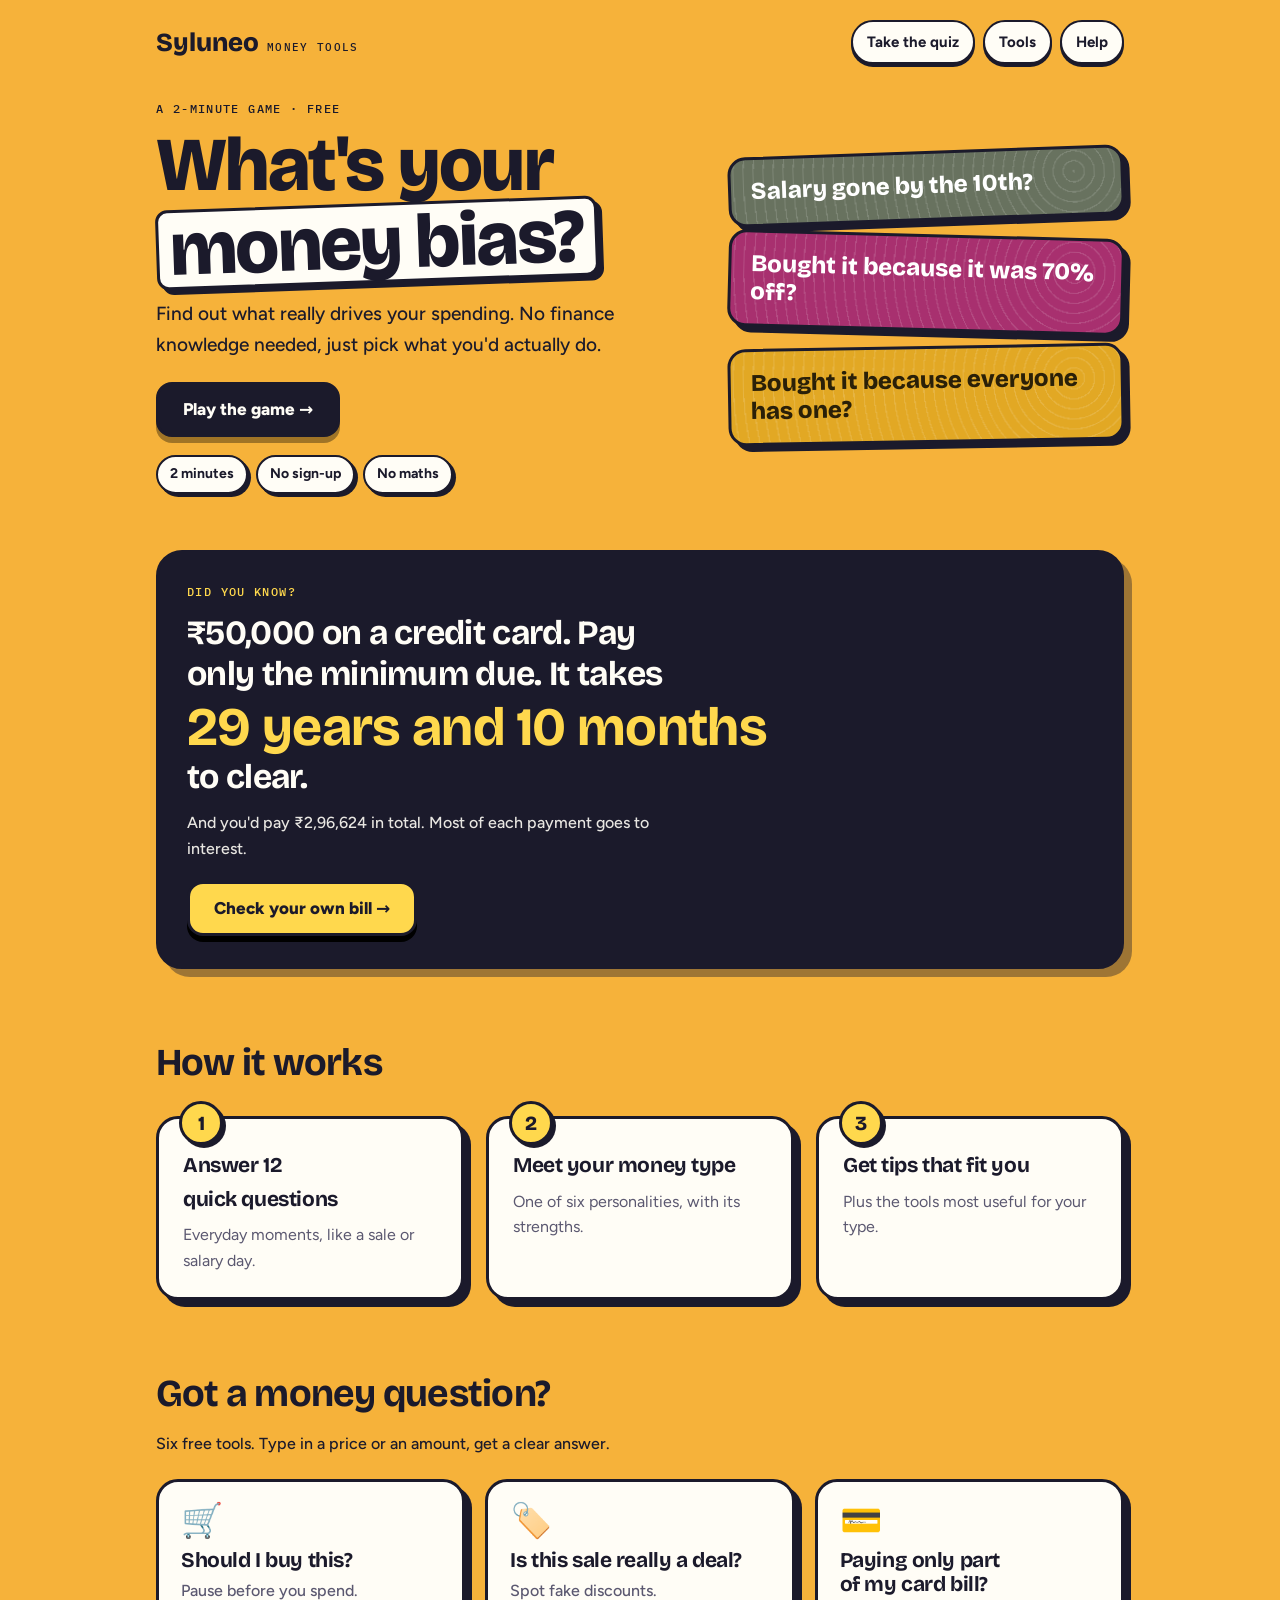
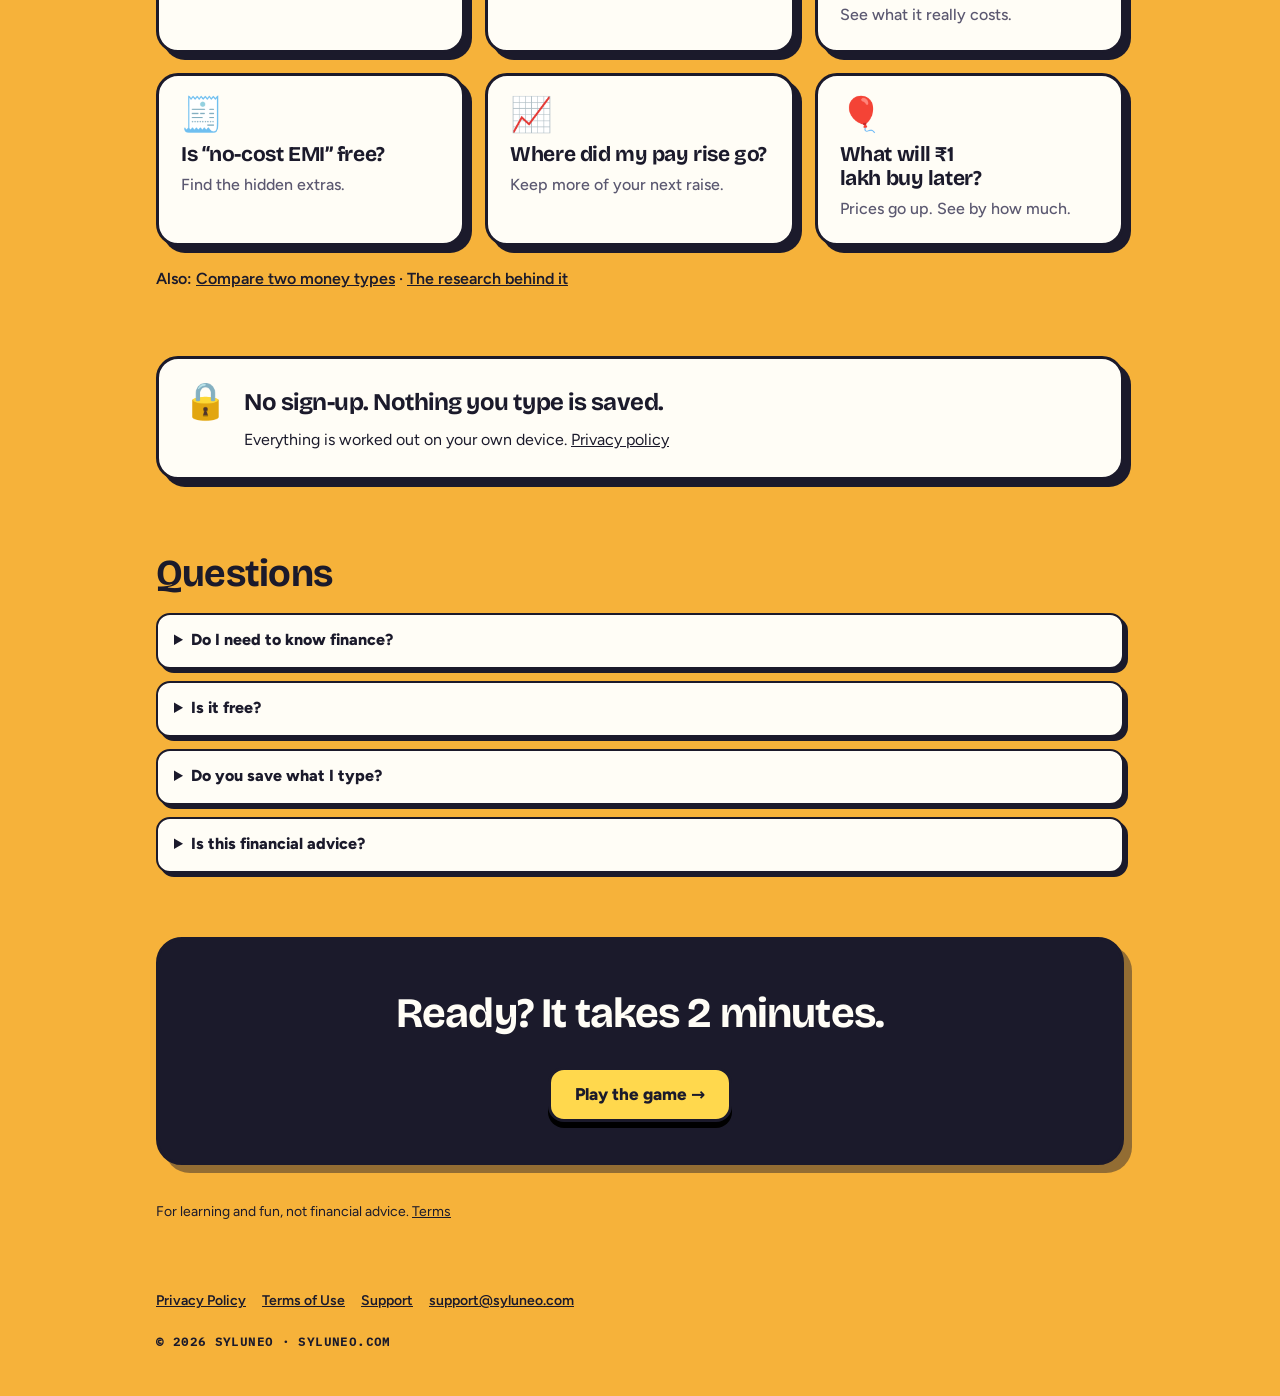
<file: index.html>
<!doctype html>
<html lang="en">
<head>
<meta charset="utf-8">
<meta name="viewport" content="width=device-width,initial-scale=1,viewport-fit=cover">
<title>Syluneo: free money tools and the MoneyBias quiz</title>
<meta name="description" content="A free 2-minute game that shows what drives your spending, plus six simple money tools. No sign-up, no finance knowledge needed.">
<link rel="canonical" href="https://syluneo.com/">
<meta property="og:type" content="website">
<meta property="og:title" content="Syluneo: what's your money bias?">
<meta property="og:description" content="A 2-minute money personality game plus six free tools for real money decisions. No account, nothing stored.">
<meta property="og:url" content="https://syluneo.com/">
<meta property="og:image" content="https://syluneo.com/moneybias/og.png">
<meta name="twitter:card" content="summary_large_image">
<meta name="theme-color" content="#F6B23A">
<link rel="icon" href="/moneybias/favicon.svg" type="image/svg+xml">
<link rel="stylesheet" href="/moneybias/fonts.css">
<link rel="stylesheet" href="/assets/site.css">
<script type="application/ld+json">{"@context": "https://schema.org", "@type": "FAQPage", "mainEntity": [{"@type": "Question", "name": "Do I need to know finance?", "acceptedAnswer": {"@type": "Answer", "text": "Not at all. The game is 12 everyday situations, like a sale or salary day. Just pick what you would really do."}}, {"@type": "Question", "name": "Is it free?", "acceptedAnswer": {"@type": "Answer", "text": "Yes. No sign-up, no subscription and no ads."}}, {"@type": "Question", "name": "Do you save what I type?", "acceptedAnswer": {"@type": "Answer", "text": "No. Everything is worked out on your phone or computer and nothing you type is sent to us."}}, {"@type": "Question", "name": "Is this financial advice?", "acceptedAnswer": {"@type": "Answer", "text": "No. It is a fun way to understand your habits and check a money decision. For big decisions, talk to your bank or an adviser."}}]}</script>
<script data-goatcounter="https://syluneo.goatcounter.com/count" async src="/assets/count.js"></script>
</head>
<body>
<a class="skip" href="#main">Skip to content</a>
<div class="wrap">
  <header class="top">
    <a class="brand" href="/">Syluneo <small>money tools</small></a>
    <nav class="nav" aria-label="Main">
      <a href="/moneybias/">Take the quiz</a>
      <a href="#tools">Tools</a>
      <a href="/support/">Help</a>
    </nav>
  </header>

  <main id="main" tabindex="-1">
    <section class="hero" aria-labelledby="hero-title">
      <div>
        <p class="tag">A 2-minute game · free</p>
        <h1 id="hero-title">What's your <em>money bias?</em></h1>
        <p class="lede">Find out what really drives your spending. No finance knowledge needed, just pick what you'd actually do.</p>
        <div class="cta-row">
          <a class="btn primary" href="/moneybias/" data-goatcounter-click="home-click-play-top" data-goatcounter-title="Home: Play the game (top)">Play the game →</a>
        </div>
        <div class="stickers" aria-label="Highlights">
          <span class="sticker">2 minutes</span>
          <span class="sticker">No sign-up</span>
          <span class="sticker">No maths</span>
        </div>
      </div>
      <div class="hero-art" aria-hidden="true">
        <div class="mini-note"><b>Salary gone by the 10th?</b></div>
        <div class="mini-note"><b>Bought it because it was 70% off?</b></div>
        <div class="mini-note"><b>Bought it because everyone has one?</b></div>
      </div>
    </section>

    <section class="shock" aria-labelledby="shock-title">
      <p class="tag">Did you know?</p>
      <h2 id="shock-title">₹50,000 on a credit card. Pay only the minimum due. It takes <span class="big">29 years and 10 months</span> to clear.</h2>
      <p class="shock-sub">And you'd pay ₹2,96,624 in total. Most of each payment goes to interest.</p>
      <a class="btn" href="/moneybias/#card-trap" data-goatcounter-click="home-click-check-bill" data-goatcounter-title="Home: Check your own bill">Check your own bill →</a>
    </section>

    <section class="section" aria-labelledby="how-title">
      <h2 id="how-title">How it works</h2>
      <ol class="steps">
        <li class="card step"><span class="num" aria-hidden="true">1</span><h3>Answer 12 quick questions</h3><p>Everyday moments, like a sale or salary day.</p></li>
        <li class="card step"><span class="num" aria-hidden="true">2</span><h3>Meet your money type</h3><p>One of six personalities, with its strengths.</p></li>
        <li class="card step"><span class="num" aria-hidden="true">3</span><h3>Get tips that fit you</h3><p>Plus the tools most useful for your type.</p></li>
      </ol>
    </section>

    <section class="section" id="tools" aria-labelledby="tools-title">
      <h2 id="tools-title">Got a money question?</h2>
      <p class="sub">Six free tools. Type in a price or an amount, get a clear answer.</p>
      <div class="qgrid">
        <a class="card q" href="/moneybias/#buy-check"><span class="emo" aria-hidden="true">🛒</span><h3>Should I buy this?</h3><p>Pause before you spend.</p></a>
        <a class="card q" href="/moneybias/#discount-check"><span class="emo" aria-hidden="true">🏷️</span><h3>Is this sale really a deal?</h3><p>Spot fake discounts.</p></a>
        <a class="card q" href="/moneybias/#card-trap"><span class="emo" aria-hidden="true">💳</span><h3>Paying only part of my card bill?</h3><p>See what it really costs.</p></a>
        <a class="card q" href="/moneybias/#no-cost-emi"><span class="emo" aria-hidden="true">🧾</span><h3>Is “no-cost EMI” free?</h3><p>Find the hidden extras.</p></a>
        <a class="card q" href="/moneybias/#lifestyle-inflation"><span class="emo" aria-hidden="true">📈</span><h3>Where did my pay rise go?</h3><p>Keep more of your next raise.</p></a>
        <a class="card q" href="/moneybias/#inflation-check"><span class="emo" aria-hidden="true">🎈</span><h3>What will ₹1 lakh buy later?</h3><p>Prices go up. See by how much.</p></a>
      </div>
      <p class="also">Also: <a href="/moneybias/#faceoff">Compare two money types</a> · <a href="/moneybias/#science">The research behind it</a></p>
    </section>

    <section class="section" aria-labelledby="privacy-title">
      <div class="card promise">
        <span class="emo" aria-hidden="true">🔒</span>
        <div>
          <h2 id="privacy-title" style="font-size:24px">No sign-up. Nothing you type is saved.</h2>
          <p style="margin-top:6px">Everything is worked out on your own device. <a href="/privacy-policy.html">Privacy policy</a></p>
        </div>
      </div>
    </section>

    <section class="section" aria-labelledby="faq-title">
      <h2 id="faq-title">Questions</h2>
      <div class="faq home-faq">
        <details><summary>Do I need to know finance?</summary><p>Not at all. The game is 12 everyday situations, like a sale or salary day. Just pick what you would really do.</p></details>
        <details><summary>Is it free?</summary><p>Yes. No sign-up, no subscription and no ads.</p></details>
        <details><summary>Do you save what I type?</summary><p>No. Everything is worked out on your phone or computer and nothing you type is sent to us.</p></details>
        <details><summary>Is this financial advice?</summary><p>No. It is a fun way to understand your habits and check a money decision. For big decisions, talk to your bank or an adviser.</p></details>
      </div>
    </section>

    <section class="section final" aria-labelledby="final-title">
      <h2 id="final-title">Ready? It takes 2 minutes.</h2>
      <a class="btn" href="/moneybias/" data-goatcounter-click="home-click-play-bottom" data-goatcounter-title="Home: Play the game (bottom)">Play the game →</a>
    </section>

    <p class="fine" style="margin-top:36px;color:var(--ink)">For learning and fun, not financial advice. <a href="/terms.html">Terms</a></p>
  </main>

  <footer class="site">
    <nav aria-label="Legal and help">
      <a href="/privacy-policy.html">Privacy Policy</a>
      <a href="/terms.html">Terms of Use</a>
      <a href="/support/">Support</a>
      <a href="mailto:support@syluneo.com">support@syluneo.com</a>
    </nav>
    <span class="tag">© 2026 Syluneo · syluneo.com</span>
  </footer>
</div>
</body>
</html>
</file>
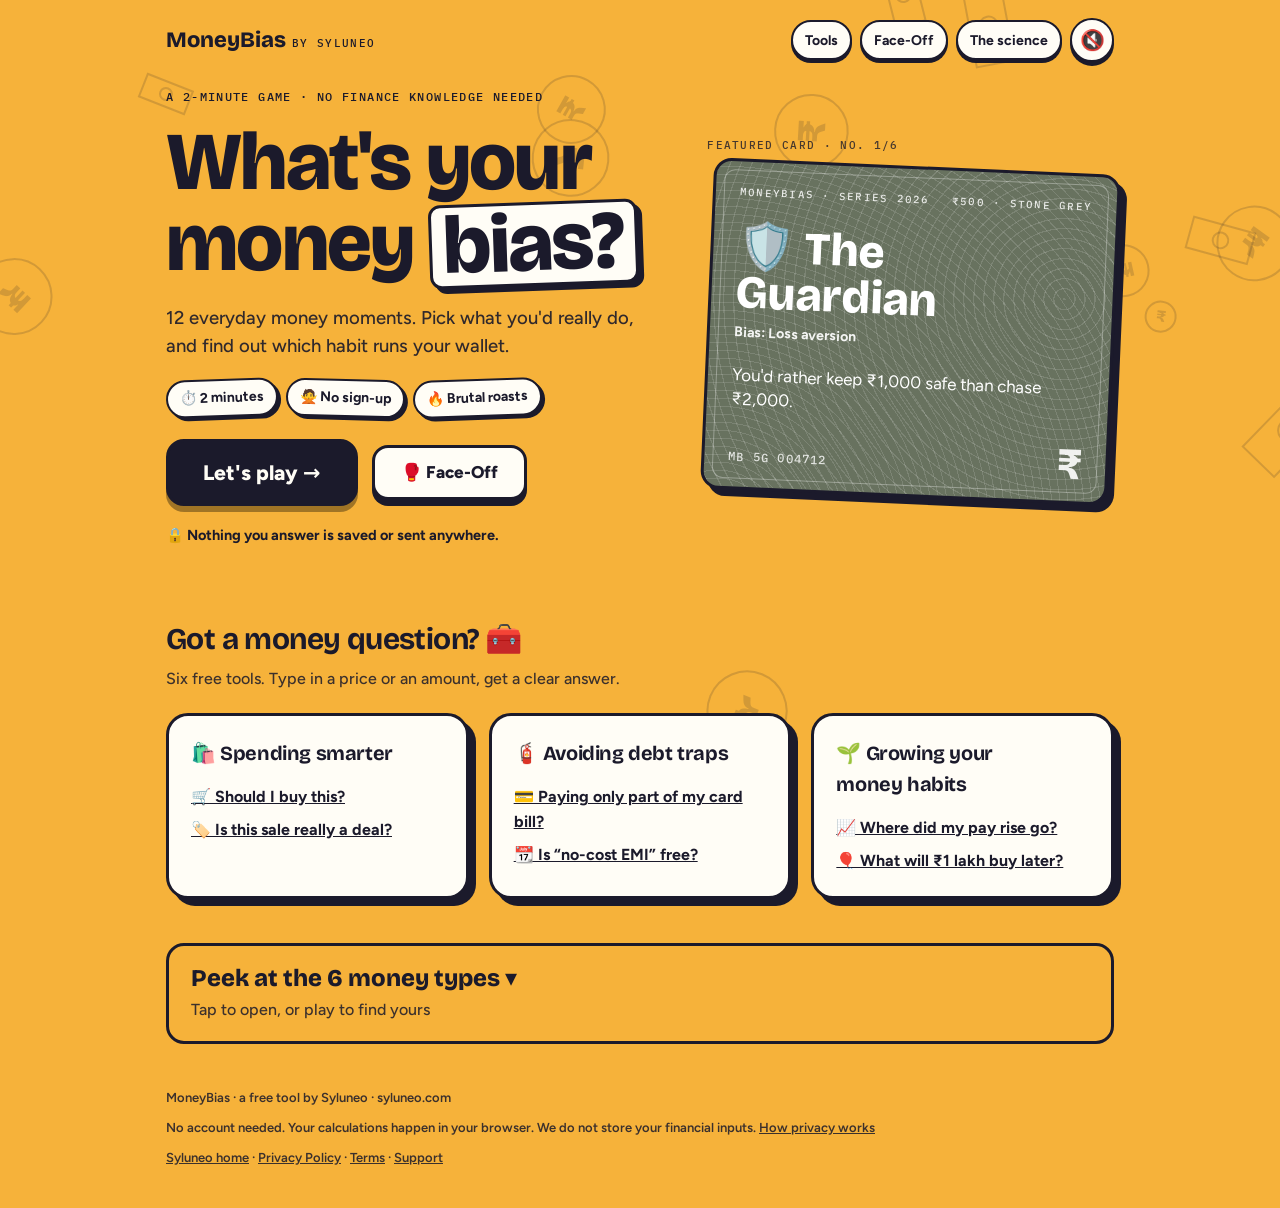
<file: moneybias/index.html>
<!doctype html>
<html lang="en">
<head>
<meta charset="utf-8">
<meta name="viewport" content="width=device-width,initial-scale=1,viewport-fit=cover">
<title>MoneyBias by Syluneo</title>
<meta name="description" content="Discover which mental shortcut runs your wallet, then use six free money tools: purchase check, discount checker, credit card trap, no-cost EMI, lifestyle inflation and inflation. No account; calculations stay in your browser.">
<link rel="canonical" href="https://syluneo.com/moneybias/">
<meta name="theme-color" content="#F6B23A">
<meta property="og:type" content="website">
<meta property="og:site_name" content="Syluneo">
<meta property="og:title" content="What's your money bias?">
<meta property="og:description" content="A 2-minute game that reveals the mental shortcut running your wallet. Free, no sign-up, nothing saved.">
<meta property="og:url" content="https://syluneo.com/moneybias/">
<meta property="og:image" content="https://syluneo.com/moneybias/og.png">
<meta property="og:image:width" content="1200">
<meta property="og:image:height" content="630">
<meta property="og:image:alt" content="MoneyBias by Syluneo: what's your money bias?">
<meta name="twitter:card" content="summary_large_image">
<link rel="icon" href="favicon.svg" type="image/svg+xml">
<link rel="stylesheet" href="fonts.css">
<style>:root{padding-top:env(safe-area-inset-top,0px);padding-bottom:env(safe-area-inset-bottom,0px)}body{margin:0;font:14px system-ui}img{max-width:100%}[hidden]{display:none!important}</style>
<script data-goatcounter="https://syluneo.goatcounter.com/count" data-goatcounter-settings='{"no_onload": true}' src="/assets/count.js"></script>
</head>
<body>
<style>
/* Layout: a full-bleed coloured "stage" (marigold on the intro, then the colour of your leading bias)
   with floating coins behind it. Content sits on chunky paper cards with ink borders and offset
   shadows, like a board game. Deliberately one bright look, no dark variant. */
:root{
  --stage:#F6B23A; --stage-ink:#1B1A2B;
  --paper:#FFFDF6; --ink:#1B1A2B; --muted:#5B5870; --soft:#EFEBE0; --pick:#FFD84D;
  --display:"Bricolage Grotesque","Trebuchet MS",system-ui,sans-serif;
  --body:"Figtree",system-ui,-apple-system,"Segoe UI",Roboto,sans-serif;
  --mono:"IBM Plex Mono",ui-monospace,"SFMono-Regular",Menlo,Consolas,monospace;
  color-scheme:light;
}
*{box-sizing:border-box}
html{background:var(--stage);transition:background-color .7s ease}
body{background:var(--stage);color:var(--stage-ink);font-family:var(--body);font-size:16px;line-height:1.55;transition:background-color .7s ease,color .7s ease;min-height:100vh}
#bg{position:fixed;inset:0;width:100%;height:100%;z-index:0;pointer-events:none}
.wrap{position:relative;z-index:1;max-width:980px;margin:0 auto;padding-left:max(16px,env(safe-area-inset-left,0px));padding-right:max(16px,env(safe-area-inset-right,0px));padding-block:18px 40px}
h1,h2,h3{font-family:var(--display);text-wrap:balance;margin:0;letter-spacing:-.02em}
p{margin:0}
.top{display:flex;align-items:center;gap:12px;padding:0 0 26px}
.brand{font-family:var(--display);font-weight:800;font-size:22px}
.brand span{font-family:var(--mono);font-weight:500;font-size:11px;letter-spacing:.12em;text-transform:uppercase;margin-left:6px}
.tag{font-family:var(--mono);font-size:11.5px;letter-spacing:.12em;text-transform:uppercase}
.fine{font-size:13.5px;color:var(--muted)}

.mute{width:40px;height:40px;flex:none;border-radius:50%;border:2.5px solid var(--ink);background:var(--paper);color:var(--ink);font-size:20px;box-shadow:0 4px 0 var(--ink);cursor:pointer;display:grid;place-items:center}
.mute:active{transform:translateY(3px);box-shadow:0 1px 0 var(--ink)}

/* chunky cards and buttons */
.card{background:var(--paper);color:var(--ink);border:3px solid var(--ink);border-radius:22px;box-shadow:7px 7px 0 var(--ink);padding:22px}
.btn{font:800 17px/1 var(--body);border-radius:16px;padding:16px 26px;border:3px solid var(--ink);background:var(--paper);color:var(--ink);cursor:pointer;box-shadow:0 6px 0 var(--ink);transition:transform .08s ease,box-shadow .08s ease}
.btn:hover{transform:translateY(-2px);box-shadow:0 8px 0 var(--ink)}
.btn:active{transform:translateY(5px);box-shadow:0 1px 0 var(--ink)}
.btn.primary{background:var(--ink);color:var(--paper);box-shadow:0 6px 0 rgba(0,0,0,.35)}
.btn.primary:hover{box-shadow:0 8px 0 rgba(0,0,0,.35)}
.btn.primary:active{box-shadow:0 1px 0 rgba(0,0,0,.35)}
.btn.big{font-size:21px;padding:20px 34px;border-radius:18px}
.btn:focus-visible,.opt:focus-visible,.link:focus-visible,.mute:focus-visible{outline:3px solid var(--paper);outline-offset:3px;box-shadow:0 0 0 6px var(--ink)}
.link{background:none;border:0;padding:6px 0;font:700 15px var(--body);color:inherit;cursor:pointer;opacity:.85}
.link:hover{opacity:1}

/* banknote */
.note{--c:#68725F;--n-ink:#fff;--pat:rgba(255,255,255,.13);position:relative;overflow:hidden;border-radius:18px;background-color:var(--c);color:var(--n-ink);padding:22px 24px 20px;display:flex;flex-direction:column;gap:6px;border:3px solid var(--ink);box-shadow:7px 7px 0 var(--ink);
  background-image:repeating-radial-gradient(circle at 88% 38%,var(--pat) 0 1.2px,transparent 1.2px 10px),repeating-radial-gradient(circle at 4% 115%,var(--pat) 0 1px,transparent 1px 8px)}
.note::before{content:"";position:absolute;inset:8px;border:1px solid var(--n-ink);opacity:.32;border-radius:11px;pointer-events:none}
.note>*{position:relative}
.note-top{display:flex;justify-content:space-between;gap:10px;flex-wrap:wrap;font-family:var(--mono);font-size:10.5px;letter-spacing:.12em;text-transform:uppercase;opacity:.85}
.note-name{font-family:var(--display);font-weight:800;font-size:clamp(34px,6vw,46px);line-height:1;margin-top:18px}
.note-bias{font-weight:700;font-size:14px;opacity:.92}
.note-line{font-size:17px;line-height:1.4;margin-top:14px;max-width:30ch}
.note-foot{display:flex;justify-content:space-between;align-items:flex-end;gap:10px;margin-top:14px}
.serial{font-family:var(--mono);font-size:12px;letter-spacing:.1em;opacity:.8;font-variant-numeric:tabular-nums}
.sym{font-family:var(--display);font-weight:800;font-size:44px;line-height:.8;opacity:.9}
.stamp{font:500 10.5px var(--mono);letter-spacing:.14em;text-transform:uppercase;border:2px solid var(--n-ink);border-radius:6px;padding:4px 8px;transform:rotate(-8deg)}
.note.mini{padding:16px 18px;gap:4px;box-shadow:5px 5px 0 var(--ink);transition:transform .15s ease}
.note.mini:hover{transform:rotate(-1.5deg) translateY(-3px)}
.note.mini .note-name{font-size:25px;margin-top:10px}
.note.mini .note-line{font-size:14px;margin-top:6px}
.note.tilt{transform:rotate(2.5deg)}
.note.reveal-in{animation:drop .7s cubic-bezier(.2,1.4,.4,1) both}
.note.reveal-in .stamp{animation:stampIn .45s .55s cubic-bezier(.3,1.6,.5,1) both}
.note.swap{animation:swap .5s cubic-bezier(.3,1.4,.5,1)}
@keyframes drop{from{transform:translateY(-40px) rotate(-5deg) scale(1.08)}}
@keyframes stampIn{from{transform:rotate(-24deg) scale(2.6)}}
@keyframes swap{from{transform:rotate(2.5deg) rotateY(80deg) scale(.95)}}

/* intro */
.hero{display:grid;grid-template-columns:1.1fr .9fr;gap:44px;align-items:center}
.hero-text{display:flex;flex-direction:column;gap:18px;align-items:flex-start;min-width:0}
.stickers{display:flex;flex-wrap:wrap;gap:8px}
.sticker{background:var(--paper);color:var(--ink);border:2.5px solid var(--ink);border-radius:999px;padding:6px 12px;font-weight:700;font-size:14px;box-shadow:3px 3px 0 var(--ink)}
.sticker:nth-child(odd){transform:rotate(-2deg)}
.sticker:nth-child(even){transform:rotate(1.5deg)}
h1{font-weight:800;font-size:clamp(46px,8vw,82px);line-height:.95}
h1 em{font-style:normal;background:var(--paper);color:var(--ink);padding:0 .14em;border-radius:12px;border:3px solid var(--ink);display:inline-block;transform:rotate(-2deg);box-shadow:5px 5px 0 var(--ink)}
.lede{font-size:18.5px;font-weight:500;max-width:48ch;opacity:.9}
.sect{font-size:30px;margin-top:70px}
.sect-sub{margin-top:4px;font-weight:500;opacity:.85}
.types{display:grid;grid-template-columns:repeat(auto-fill,minmax(270px,1fr));gap:20px;margin-top:22px}
.friend{margin-bottom:26px;font-size:16px}

/* quiz */
.quiz{max-width:660px;margin:0 auto}
.qhead{display:flex;justify-content:space-between;align-items:center;gap:12px;font-weight:700}
.count{font-family:var(--mono);font-size:14px;font-variant-numeric:tabular-nums}
.pips{display:grid;grid-template-columns:repeat(12,1fr);gap:5px;margin:12px 0 22px}
.pip{height:10px;border-radius:99px;background:var(--stage-ink);opacity:.22;transition:opacity .3s ease}
.pip.done{opacity:1}
.meter-card{padding:14px 18px;margin-bottom:22px;box-shadow:5px 5px 0 var(--ink)}
.meter-head{display:flex;justify-content:space-between;gap:10px;flex-wrap:wrap;font-size:13.5px}
.meter-head .tag{color:var(--muted);font-size:10.5px}
#leader{font-weight:800}
.lead-dot{display:inline-block;width:10px;height:10px;border-radius:50%;border:2px solid var(--ink);margin-right:6px;vertical-align:0}
.meter{display:grid;grid-template-columns:repeat(6,minmax(0,1fr));gap:8px;margin:10px 0 0;padding:0;list-style:none}
.mcol{display:flex;flex-direction:column;align-items:center;gap:4px;min-width:0;border-radius:10px;padding:4px 0;transition:background .3s ease}
.mcol.lead{background:#FFF1BF}
.mtrack{position:relative;width:100%;max-width:40px;height:52px;display:flex;align-items:flex-end;background:var(--soft);border:2px solid var(--ink);border-radius:9px;overflow:hidden}
.mfill{width:100%;height:0;transition:height .45s cubic-bezier(.3,1.4,.5,1)}
.memo{font-size:17px;line-height:1}
.mpts{font:700 13px var(--mono);font-variant-numeric:tabular-nums;line-height:1}
.mcol.bump .mpts{animation:bump .45s ease}
.mcol.bump .memo{animation:bump .45s ease}
@keyframes bump{40%{transform:scale(1.7) rotate(-12deg)}}
.qcard{padding:24px 22px 26px}
.qcard.enter{animation:slideIn .4s cubic-bezier(.2,1.2,.4,1)}
@keyframes slideIn{from{transform:translateX(40px) rotate(2deg)}}
.qemo{font-size:44px;line-height:1;margin-bottom:10px;display:inline-block}
.qcard.enter .qemo{animation:boing .7s .1s cubic-bezier(.3,1.8,.5,1) both}
@keyframes boing{from{transform:scale(.3) rotate(-20deg)}}
.q{font-size:clamp(25px,4.6vw,33px);line-height:1.15;font-weight:800}
.opts{display:flex;flex-direction:column;gap:12px;margin-top:24px}
.opt{display:flex;gap:14px;align-items:center;text-align:left;width:100%;padding:15px 16px;border-radius:16px;border:2.5px solid var(--ink);background:var(--paper);color:var(--ink);font:600 16.5px/1.35 var(--body);cursor:pointer;box-shadow:0 5px 0 var(--ink);transition:transform .08s ease,box-shadow .08s ease,background .15s ease}
.opt:hover{transform:translateY(-2px) rotate(-.4deg);box-shadow:0 7px 0 var(--ink);background:#FFF6D6}
.opt:active{transform:translateY(4px);box-shadow:0 1px 0 var(--ink)}
.opt .key{flex:none;width:32px;height:32px;border-radius:10px;display:grid;place-items:center;font:800 15px var(--display);background:var(--soft);border:2px solid var(--ink)}
.opt.sel{background:var(--pick);transform:translateY(4px);box-shadow:0 1px 0 var(--ink)}
.opt.sel .key{background:var(--ink);color:var(--pick)}
.opts.locked .opt{pointer-events:none}
.opts.locked .opt:not(.sel){opacity:.45}
/* the reaction floats over the bottom edge, so it never reserves space inside the card */
.react{position:fixed;z-index:25;left:50%;bottom:calc(16px + env(safe-area-inset-bottom,0px));transform:translateX(-50%);width:min(560px,calc(100% - 32px));display:none;align-items:center;gap:12px;padding:12px 16px;border-radius:16px;background:var(--ink);color:var(--paper);border:2.5px solid var(--paper);box-shadow:0 10px 24px -10px rgba(0,0,0,.6);font-weight:700;font-size:16px;line-height:1.3}
.react.on{display:flex;animation:popIn .35s cubic-bezier(.3,1.8,.5,1)}
@keyframes popIn{from{transform:translateX(-50%) scale(.8)}}
.react .re{font-size:28px;line-height:1;flex:none}
.re-body{display:flex;flex-direction:column;gap:6px;min-width:0}
.deltas{display:flex;flex-wrap:wrap;gap:6px}
.delta{font:500 11.5px var(--mono);padding:2px 8px;border-radius:999px;background:var(--paper);color:var(--ink)}
.quiz{padding-bottom:110px}

/* reveal */
.reveal{min-height:68vh;display:flex;flex-direction:column;align-items:center;justify-content:center;gap:28px;text-align:center;perspective:600px}
.coin{width:136px;height:136px;border-radius:50%;background:radial-gradient(circle at 35% 30%,#FBE08F,#C8932A 72%);color:#5A3E07;display:grid;place-items:center;font:800 68px var(--display);border:4px solid #5A3E07;box-shadow:inset 0 0 0 7px rgba(255,255,255,.32),0 24px 40px -16px rgba(0,0,0,.6);animation:flip .9s linear infinite}
@keyframes flip{to{transform:rotateY(360deg)}}
.rv-line{font:800 clamp(24px,5vw,32px) var(--display);min-height:1.3em}
.rv-sub{font-family:var(--mono);font-size:12px;letter-spacing:.14em;text-transform:uppercase;opacity:.7}

/* result */
.res-head{display:flex;justify-content:space-between;align-items:center;gap:10px;flex-wrap:wrap;margin-bottom:14px}
.res-grid{display:grid;grid-template-columns:1.35fr 1fr;gap:30px;align-items:start}
.res-main,.res-side{display:flex;flex-direction:column;gap:24px;min-width:0}
.card h3{font-size:21px;margin-bottom:8px}
.card p{max-width:62ch}
.roast{background:var(--pick)}
.roast .tag{color:var(--ink);opacity:.7}
.roast p{font:800 clamp(22px,3.6vw,27px)/1.22 var(--display);margin-top:8px}
.speed{display:inline-flex;align-items:center;gap:8px;margin-top:14px;background:var(--paper);border:2px solid var(--ink);border-radius:999px;padding:6px 12px;font-weight:700;font-size:14px}
ol.tips{margin:0;padding-left:22px;display:flex;flex-direction:column;gap:8px}
.bars{display:flex;flex-direction:column;gap:12px}
.second{display:flex;gap:14px;align-items:center;padding:16px 20px}
.second .swatch{flex:none;width:46px;height:46px;border-radius:12px;border:2.5px solid var(--ink);display:grid;place-items:center;font-size:22px}
.second .tag{color:var(--muted);font-size:10.5px}
.second strong{font-family:var(--display);font-size:19px;display:block}
.why{margin-top:12px}
.sb-grid{display:grid;grid-template-columns:1fr 1fr;gap:24px}
ul.plain{margin:0;padding-left:20px;display:flex;flex-direction:column;gap:8px}
.brain{display:flex;flex-direction:column;gap:6px}
.brain .tag{color:var(--muted);font-size:10.5px}
.brain-title{font-size:clamp(26px,4vw,32px)!important;margin:0!important}
.brain-rows{display:flex;flex-direction:column;gap:16px;margin-top:14px}
.brow2{display:grid;grid-template-columns:1fr auto;gap:6px 12px;align-items:center}
.brow2 .bn{font-weight:800;font-size:15.5px;display:flex;align-items:center;gap:8px;flex-wrap:wrap}
.lvl{font:500 11px var(--mono);letter-spacing:.08em;text-transform:uppercase;padding:3px 8px;border-radius:999px;border:2px solid var(--ink);white-space:nowrap}
.lvl.l3{background:var(--ink);color:var(--paper)}
.lvl.l2{background:var(--pick)}
.badge{font:700 11px var(--body);text-transform:uppercase;letter-spacing:.06em;padding:2px 8px;border-radius:6px;background:var(--soft);border:1.5px solid var(--ink)}
.brow2 .track{grid-column:1 / -1;height:16px;background:var(--soft);border:2px solid var(--ink);border-radius:99px;overflow:hidden}
.brow2 .fill{display:block;height:100%;transform-origin:left;animation:grow .9s cubic-bezier(.2,1,.3,1) both}
@keyframes grow{from{transform:scaleX(.05)}}
.brow2 .bx{grid-column:1 / -1;font-size:14px;color:var(--muted)}
.brow2.hl{background:#FFF6D6;margin:0 -10px;padding:10px;border-radius:12px}
details.how{margin-top:14px;border-top:2px dashed var(--soft);padding-top:12px}
details.how summary{cursor:pointer;font-weight:700}
details.how p{margin-top:8px;font-size:14px;color:var(--muted)}
.brow{display:grid;grid-template-columns:128px 1fr 46px;gap:12px;align-items:center;font-size:14.5px}
.brow .bn{font-weight:700}
.brow .track{height:16px;background:var(--soft);border:2px solid var(--ink);border-radius:99px;overflow:hidden}
.brow .fill{height:100%}
.brow .pct{font-family:var(--mono);font-size:13px;text-align:right;font-variant-numeric:tabular-nums}
.pair{display:flex;flex-direction:column;gap:4px}
.pair + .pair{border-top:2px dashed var(--soft);padding-top:12px;margin-top:12px}
.pair .tag{color:var(--muted);font-size:10.5px}
.pair strong{font-family:var(--display);font-size:19px;display:block;margin-bottom:2px}
.dot{display:inline-block;width:12px;height:12px;border-radius:50%;border:2px solid var(--ink);margin-right:8px;vertical-align:0}
.card-img{display:block;width:100%;max-width:290px;aspect-ratio:9/16;border-radius:14px;border:3px solid var(--ink);margin:4px auto 10px;background:var(--soft);object-fit:cover}
.btns{display:flex;flex-direction:column;gap:14px;margin-top:14px}
.btns .btn{width:100%}
.share-field{width:100%;font:13px var(--mono);padding:10px 12px;border-radius:10px;border:2px solid var(--ink);background:var(--paper);color:var(--ink)}
.disclaimer{margin-top:36px;font-size:13.5px;font-weight:500;opacity:.85}
footer{margin-top:44px;font-size:13px;font-weight:600;display:flex;justify-content:space-between;gap:10px;flex-wrap:wrap;opacity:.85}

/* result sequence */
.res-flow{max-width:780px;margin:0 auto;display:flex;flex-direction:column;gap:30px}
.step-tag{display:inline-flex;align-items:center;gap:10px;font-family:var(--mono);font-size:12px;letter-spacing:.12em;text-transform:uppercase;font-weight:500;margin-bottom:12px}
.step-tag b{display:grid;place-items:center;width:28px;height:28px;border-radius:50%;background:var(--paper);color:var(--ink);border:2.5px solid var(--ink);font:800 14px var(--display);letter-spacing:0}
.res-hero{display:grid;grid-template-columns:1.1fr .9fr;gap:24px;align-items:start}
.res-hero-side{padding-top:40px}
.res-hero-card,.res-hero-side{display:flex;flex-direction:column;min-width:0}
.res-hero-side{gap:20px}
.res-summary{font-weight:600}
.res-summary strong{font-family:var(--display);font-weight:800}
.jump-links{display:flex;flex-wrap:wrap;gap:8px;margin-top:12px}
.jump-links a{color:var(--ink);text-decoration:none;font:700 14px var(--body);padding:7px 12px;border-radius:999px;border:2px solid var(--ink);background:var(--soft)}
.jump-links a:hover{background:var(--pick)}
.res-step{display:flex;flex-direction:column;min-width:0;scroll-margin-top:16px}
.res-step h4{font:800 17px var(--display);margin:0 0 8px}
.res-step .sb-grid{margin-top:18px;padding-top:16px;border-top:2px dashed var(--soft)}
ol.insights{gap:14px;font-size:16.5px}
ol.insights li::marker{font-weight:800}
.share-step{display:grid;grid-template-columns:minmax(0,260px) minmax(0,1fr);gap:24px;align-items:start}
.share-step .card-img{margin:0}
.share-side{display:flex;flex-direction:column;gap:10px;min-width:0}
.res-more{display:grid;grid-template-columns:1fr 1fr;gap:24px}
.res-actions{display:flex;flex-wrap:wrap;gap:14px}
.res-actions .btn{flex:1 1 240px}
.res-flow .disclaimer{margin-top:0}
.res-flow > *{animation:rise .5s ease both}
.res-flow > :nth-child(2){animation-delay:.08s}.res-flow > :nth-child(3){animation-delay:.16s}.res-flow > :nth-child(4){animation-delay:.24s}
@media (max-width:760px){
  .res-hero,.res-more{grid-template-columns:1fr;gap:20px}
  .res-hero-side{padding-top:0}
  .share-step{grid-template-columns:1fr}
  .share-step .card-img{max-width:240px;margin:0 auto}
}
/* toolkit */
.tool-grid{display:grid;grid-template-columns:repeat(2,minmax(0,1fr));gap:24px;margin-top:8px}
.tool-card{display:flex;flex-direction:column;gap:10px;color:var(--ink);text-decoration:none;transition:transform .12s ease,box-shadow .12s ease}
.tool-card:hover{transform:translate(-2px,-2px);box-shadow:9px 9px 0 var(--ink)}
.tool-card:focus-visible{outline:3px solid var(--paper);outline-offset:3px}
.tool-card h3{font-size:24px}
.tool-card p{color:var(--muted)}
.tool-emo{font-size:40px;line-height:1}
.tool-go{margin-top:auto;font-weight:800}
.landing-tools{margin-top:22px}
.tool-page{max-width:820px;margin:0 auto;display:flex;flex-direction:column}
.back-tools{align-self:flex-start;margin-bottom:10px;text-decoration:none;color:inherit}
.tool-form{display:flex;flex-direction:column;gap:16px;margin-bottom:24px}
.field-row{display:grid;grid-template-columns:repeat(2,minmax(0,1fr));gap:16px;align-items:end}
.field-row.three{grid-template-columns:repeat(3,minmax(0,1fr))}
.field-row.four{grid-template-columns:repeat(4,minmax(0,1fr))}
.field{display:flex;flex-direction:column;gap:6px;min-width:0;font-weight:700;font-size:14.5px}
.field em{font-style:normal;font-weight:500;color:var(--muted)}
.field > span{display:block}
.field input,.field select,.rate-pick select{font:600 17px var(--body);color:var(--ink);background:var(--paper);border:2.5px solid var(--ink);border-radius:12px;padding:11px 12px;width:100%;min-width:0}
.field input:focus-visible,.field select:focus-visible,.rate-pick select:focus-visible{outline:3px solid var(--pick);outline-offset:1px}
.check{display:flex;gap:10px;align-items:center;font-weight:600}
.check input{width:20px;height:20px;accent-color:var(--ink)}
.qs{border:0;padding:0;margin:4px 0 0;display:flex;flex-direction:column;gap:12px}
.qs legend{font:800 19px var(--display);margin-bottom:10px;padding:0}
.qrow{display:grid;grid-template-columns:minmax(0,1fr) auto;gap:10px 16px;align-items:center;padding:12px 0;border-top:2px dashed var(--soft)}
.qrow p{display:flex;gap:10px;align-items:baseline;font-weight:600}
.qn{flex:none;font:800 13px var(--display);width:24px;height:24px;border-radius:50%;background:var(--ink);color:var(--paper);display:inline-grid;place-items:center}
.seg{display:inline-flex;border:2.5px solid var(--ink);border-radius:12px;overflow:hidden;box-shadow:0 3px 0 var(--ink)}
.seg label{position:relative}
.seg input{position:absolute;opacity:0;inset:0;margin:0;cursor:pointer}
.seg span{display:block;padding:9px 13px;font:700 14px var(--body);background:var(--paper);cursor:pointer;white-space:nowrap}
.seg label + label span{border-left:2px solid var(--ink)}
.seg input:checked + span{background:var(--pick)}
.seg input:focus-visible + span{outline:3px solid var(--ink);outline-offset:-5px}
.buy-out,.cc-out{display:flex;flex-direction:column;gap:20px}
.verdict-card{border-width:3px}
.verdict-card.v-go{background:#DDF3D8}
.verdict-card.v-sleep{background:#E5E1FA}
.verdict-card.v-stop{background:var(--pick)}
.v-head{font:800 clamp(26px,5vw,34px)/1.1 var(--display);margin:6px 0}
.stat-grid{display:grid;grid-template-columns:repeat(3,minmax(0,1fr));gap:20px}
.stat{display:flex;flex-direction:column;gap:6px;min-width:0}
.stat .tag{color:var(--muted);font-size:10.5px}
.stat strong{font:800 clamp(24px,4vw,30px)/1.1 var(--display);font-variant-numeric:tabular-nums}
.rate-pick{display:flex;flex-direction:column;gap:4px;font-size:13px;font-weight:700;margin-top:4px}
.rate-pick select{font-size:14px;padding:6px 8px;border-width:2px}
.flag-list{list-style:none;margin:10px 0 0;padding:0;display:flex;flex-direction:column;gap:14px}
.flag-list li{display:flex;flex-direction:column;gap:3px;padding-left:14px;border-left:4px solid var(--pick)}
.flag-list strong{font-family:var(--display);font-size:17px;display:flex;gap:8px;flex-wrap:wrap;align-items:center}
.flag-list .tip{font-weight:600}
.badge.soft{background:var(--paper)}
.tool-actions{display:flex;flex-wrap:wrap;gap:14px;margin-top:4px}
.tool-actions .btn{flex:1 1 200px;text-align:center;text-decoration:none}
.tool-disc{margin-top:28px}
.cc-compare{display:grid;grid-template-columns:repeat(2,minmax(0,1fr));gap:20px}
.cc-plan{display:flex;flex-direction:column;gap:6px}
.cc-plan strong{font:800 clamp(24px,4.4vw,32px)/1.1 var(--display)}
.cc-plan.bad{border-top:10px solid #A8306F}
.cc-plan.good{border-top:10px solid #237695}
.cc-plan .tag{color:var(--muted);font-size:10.5px}
.chart-wrap{overflow-x:auto;margin-top:8px}
#ccChart{display:block;width:100%;height:240px}
#ccChart .grid{stroke:#D9D3C4;stroke-width:1}
#ccChart .ax{fill:#5B5870;font:500 11px var(--mono)}
#ccChart .ln{fill:none;stroke-width:3.5;stroke-linejoin:round;stroke-linecap:round}
#ccChart .ln.bad,.lg.bad{stroke:#A8306F;background:#A8306F}
#ccChart .ln.good,.lg.good{stroke:#237695;background:#237695}
#ccChart .pt.bad{fill:#A8306F}#ccChart .pt.good{fill:#237695}
.legend{display:flex;flex-wrap:wrap;gap:16px;margin-top:8px;font-size:14px;font-weight:600}
.lg{display:inline-block;width:18px;height:5px;border-radius:3px;margin-right:6px;vertical-align:middle}
.sub-title{font-size:clamp(24px,4vw,30px);margin:40px 0 14px}
.emi-out{display:flex;flex-direction:column;gap:6px}
.emi-break{margin:8px 0;display:flex;flex-direction:column;gap:6px}
.emi-break div{display:flex;justify-content:space-between;gap:12px;border-top:1px dashed #D9D3C4;padding-top:6px}
.emi-break dt{color:var(--muted)}
.emi-break dd{margin:0;font-weight:800;font-variant-numeric:tabular-nums;text-align:right;max-width:55%}
.how-calc{margin-top:24px}
.how-calc summary{cursor:pointer;font-weight:800}
.how-calc p{margin-top:10px;font-size:14.5px}
#resTool h3{margin:6px 0}
#ccSave p:not(.v-head){font:500 16.5px/1.55 var(--body)}
#ccSave .v-head{font:800 clamp(26px,5vw,34px)/1.1 var(--display)}
@media (max-width:760px){
  .tool-grid,.stat-grid,.cc-compare,.field-row,.field-row.three{grid-template-columns:1fr}
  .field-row.four{grid-template-columns:repeat(2,minmax(0,1fr))}
  .qrow{grid-template-columns:1fr}
  .seg{justify-self:start}
}

/* toolkit v2 additions */
.privacy-line{font-weight:700;font-size:14.5px;background:var(--paper);color:var(--ink);border:2.5px solid var(--ink);border-radius:14px;padding:10px 14px;margin:0 0 26px;box-shadow:4px 4px 0 var(--ink);max-width:62ch}
.cat{display:flex;flex-direction:column;gap:30px}
.cat-title{font-size:22px;margin-bottom:12px}
.learn{font-size:14px;color:var(--muted)}
.learn b{color:var(--ink)}
.fit{font-size:14.5px;font-weight:600;color:var(--ink)!important}
#resTool .tool-grid{margin:14px 0 10px}
#resTool h3{margin:4px 0 0}
.lens{display:flex;gap:14px;align-items:flex-start;padding:16px 18px;margin-bottom:22px;box-shadow:5px 5px 0 var(--ink)}
.lens .tag{color:var(--muted);font-size:10.5px}
.lens p{margin-top:4px;font-weight:600}
.lens-badge{flex:none;width:44px;height:44px;border-radius:12px;border:2.5px solid var(--ink);display:grid;place-items:center;font-size:22px;background:var(--soft)}
.err{color:#B3261E;font-weight:700;font-size:13px;min-height:0}
.err:empty{display:none}
.field input[aria-invalid="true"]{border-color:#B3261E;background:#FFF1EF}
.rule-box{display:flex;flex-direction:column;gap:12px;padding-top:14px;border-top:2px dashed var(--soft)}
.field-label{font-weight:700;font-size:14.5px}
.seg-wide{display:flex;flex-wrap:wrap;align-self:flex-start;max-width:100%}
.seg-wide label{flex:1 1 auto}
.seg-wide label + label span{border-left:2px solid var(--ink)}
.rule-inputs{margin-top:2px}
.check-inline{align-self:end;padding-bottom:12px}
.tool-out{display:flex;flex-direction:column;gap:20px}
.verdict-card.v-wait{background:var(--paper)}
.table-wrap{overflow-x:auto;margin-top:10px}
.table-wrap:focus-visible{outline:3px solid var(--ink);outline-offset:3px;border-radius:6px}
.table-wrap table{border-collapse:collapse;width:100%;min-width:560px;font-size:13.5px;font-variant-numeric:tabular-nums;margin-bottom:16px}
.table-wrap caption{text-align:left;font-weight:800;padding:6px 0}
.table-wrap th,.table-wrap td{padding:6px 8px;border-bottom:1px solid #E3DDCD;text-align:right;white-space:nowrap}
.table-wrap thead th{font:500 11px var(--mono);text-transform:uppercase;letter-spacing:.06em;color:var(--muted);border-bottom:2px solid var(--ink)}
.table-wrap tbody th{text-align:left;font-weight:700}
.sched{margin-top:12px}
.sched summary{cursor:pointer;font-weight:800}
.chart-wrap svg{display:block;width:100%;height:240px}
.chart-wrap svg .grid{stroke:#D9D3C4;stroke-width:1}
.chart-wrap svg .ax{fill:#5B5870;font:500 11px var(--mono)}
.chart-wrap svg .ln{fill:none;stroke-width:3.5;stroke-linejoin:round;stroke-linecap:round}
.lg.exp{background:#E2A824}.lg.sav{background:#237695}.lg.def{background:#B3261E}.lg.cost{background:#7A4F33}.lg.power{background:#237695}
.life-bars{display:flex;flex-direction:column;gap:18px;margin-top:10px}
.lb-head,.lb-nums{display:flex;justify-content:space-between;gap:10px;flex-wrap:wrap;font-size:14px}
.lb-nums{color:var(--muted);font-variant-numeric:tabular-nums}
.lb-track{display:flex;height:30px;border:2.5px solid var(--ink);border-radius:10px;overflow:hidden;background:var(--soft);margin:6px 0}
.lb{display:block;height:100%;transition:width .4s ease}
.lb.exp{background:#E2A824}.lb.sav{background:#237695}.lb.def{background:repeating-linear-gradient(45deg,#B3261E 0 8px,#D0574F 8px 16px)}
.emi-break div.total{border-top:2px solid var(--ink);font-weight:800}
.emi-break div.total dt{color:var(--ink)}
.share-tool .share-row{display:grid;grid-template-columns:minmax(0,170px) minmax(0,1fr);gap:20px;align-items:start;margin-top:12px}
.share-tool .btns{margin-top:0}
.mini-img{max-width:170px;margin:0}
#resHabit{margin-top:14px;padding-top:12px;border-top:2px dashed var(--soft)}
.res-note{margin-top:10px;font-size:13.5px;color:var(--muted)}
.landing-cats{display:grid;grid-template-columns:repeat(3,minmax(0,1fr));gap:20px;margin-top:22px}
.landing-cats .card{display:flex;flex-direction:column;gap:8px;color:var(--ink)}
.landing-cats h3{font-size:20px}
.landing-cats a{color:var(--ink);font-weight:700}
.example-note{margin:0 0 14px;padding:10px 14px;border:2.5px dashed var(--ink);border-radius:12px;background:#FFF6D6;color:var(--ink);font-size:15px;font-weight:600}
.example-note[hidden]{display:none}
.collection{margin-top:44px}
.collection summary{cursor:pointer;list-style:none;display:flex;flex-direction:column;gap:2px;padding:18px 22px;border:3px solid currentColor;border-radius:18px;min-height:44px}
.collection summary::-webkit-details-marker{display:none}
.collection summary .sect{margin:0;font:800 24px var(--display)}
.collection summary .sect::after{content:"  ▾"}
.collection[open] summary .sect::after{content:"  ▴"}
.collection[open] .types{margin-top:22px}
.refs-tag{color:var(--muted);font-size:10.5px;margin-top:4px}
footer a{color:inherit}
@media (max-width:560px){ .seg-col{flex-direction:column;width:100%} .seg-col label + label span{border-left:0;border-top:2px solid var(--ink)} }
.sci .sci-list{margin:0;padding:0;list-style:none;display:flex;flex-direction:column;gap:8px}
.sci .sci-list b{display:block;font:500 11px var(--mono);letter-spacing:.08em;text-transform:uppercase;color:var(--muted)}
@media (max-width:760px){
  .landing-cats{grid-template-columns:1fr}
  .share-tool .share-row{grid-template-columns:1fr}
  .mini-img{margin:0 auto}
  .check-inline{padding-bottom:0}
}

/* toolkit v4: consistent tool pages, compact lens, breakdowns, menu, touch targets */
.lens{display:flex;gap:10px;align-items:flex-start;background:var(--paper);color:var(--ink);border:2px solid var(--ink);border-radius:12px;padding:10px 14px;margin:0 0 20px;font-size:14.5px;box-shadow:none;max-width:70ch}
.lens .lens-dot{flex:none;width:12px;height:12px;border-radius:50%;border:2px solid var(--ink);margin-top:5px}
.lens a{color:var(--ink)}
.quiz-promo{margin-bottom:30px;display:flex;flex-direction:column;gap:12px}
.quiz-promo .tag{color:var(--muted);font-size:10.5px}
.quiz-promo h3{font-size:22px;margin:2px 0 4px}
.promo-row{display:flex;gap:16px;align-items:flex-start}
.promo-emo{font-size:44px;line-height:1}
.quiz-promo > .btn{align-self:flex-start}
.tool-grid{align-items:stretch}
.tool-card{height:100%}
.tool-card .tool-go{margin-top:auto;padding-top:6px}
.q-progress{height:10px;border-radius:99px;background:var(--soft);border:2px solid var(--ink);overflow:hidden;margin:2px 0 4px}
.q-progress span{display:block;height:100%;width:0;background:var(--pick);transition:width .3s ease}
.flag-list .said{font-size:14px;color:var(--muted);font-style:italic}
.stat-grid.four{grid-template-columns:repeat(4,minmax(0,1fr))}
.first-grid{display:grid;grid-template-columns:repeat(2,minmax(0,1fr));gap:20px;margin-top:10px}
.first-card{min-width:0}
.first-card h4{font:800 16px var(--display);margin:0 0 4px}
.first-table{min-width:0!important;font-size:13.5px}
.first-table td{white-space:nowrap}
.first-table tbody th{white-space:normal;text-align:left}
.first-table td{text-align:right}
.first-table .hl-row th,.first-table .hl-row td{font-weight:800;background:#FFF6D6}
.table-wrap tfoot th,.table-wrap tfoot td{font-weight:800;border-top:2px solid var(--ink);border-bottom:0}
.two-col{display:grid;grid-template-columns:repeat(2,minmax(0,1fr));gap:16px;margin:10px 0}
.two-col strong{display:block;font:800 26px var(--display);font-variant-numeric:tabular-nums}
.two-col .tag,.actual-card .tag{color:var(--muted);font-size:10.5px}
.whatif{border-style:dashed;box-shadow:none}
.whatif .tag{color:var(--muted);font-size:10.5px}
.whatif h3{margin:4px 0 6px}
.lb-track{position:relative;overflow:visible}
.lb-track .lb:first-child{border-radius:7px 0 0 7px}
.lb-inc{position:absolute;top:-7px;bottom:-7px;width:4px;margin-left:-2px;background:var(--ink);border-radius:2px}
.lg.inc{background:var(--ink);width:4px;height:16px}
.emi-break .n{display:inline-grid;place-items:center;min-width:22px;height:22px;border-radius:50%;background:var(--soft);font:700 11px var(--mono);margin-right:8px;vertical-align:1px}
.how-body h4{font:800 15px var(--display);margin:16px 0 4px}
.how-body h4:first-child{margin-top:12px}
.how-body ul.plain{gap:4px;font-size:14.5px}
.how-body p{font-size:14.5px}
.how-calc{margin-top:24px}
.more-tools{margin-top:22px;display:flex;flex-direction:column;gap:10px}
.more-tools .tag{opacity:.85}
.more-row{display:flex;flex-wrap:wrap;gap:10px}
.more-row a{display:inline-flex;align-items:center;min-height:44px;padding:8px 14px;border-radius:999px;border:2px solid var(--ink);background:var(--paper);color:var(--ink);font:700 14px var(--body);text-decoration:none;box-shadow:0 3px 0 var(--ink)}
.more-row a:hover{background:var(--pick)}
.more-row a:focus-visible,.lens a:focus-visible{outline:3px solid var(--ink);outline-offset:2px}
/* touch targets */
.seg span{min-height:44px;display:flex;align-items:center;justify-content:center}
.chip{min-height:44px}
.nav a{min-height:40px;display:inline-flex;align-items:center}
.mute{width:44px;height:44px}
.check{min-height:44px}
/* header: compact menu on small screens */
.top-actions{display:flex;align-items:center;gap:8px}
.menu-btn{display:none;font:800 15px var(--body);min-height:44px;padding:8px 14px;border-radius:999px;border:2.5px solid var(--ink);background:var(--paper);color:var(--ink);box-shadow:0 3px 0 var(--ink);cursor:pointer}
.menu-btn:focus-visible{outline:3px solid var(--paper);outline-offset:2px}
@media (max-width:1000px){ .stat-grid.four{grid-template-columns:repeat(2,minmax(0,1fr))} }
@media (max-width:760px){
  .first-grid,.two-col{grid-template-columns:1fr}
  .stat-grid.four{grid-template-columns:1fr}
}
@media (max-width:560px){
  .top{position:relative;flex-wrap:nowrap}
  .menu-btn{display:inline-flex;align-items:center;gap:6px}
  .top .nav{display:none;position:absolute;right:0;top:calc(100% - 14px);z-index:30;flex-direction:column;align-items:stretch;gap:8px;background:var(--paper);border:3px solid var(--ink);border-radius:16px;box-shadow:6px 6px 0 var(--ink);padding:12px;min-width:220px}
  .top .nav.open{display:flex}
  .top .nav a{min-height:44px;justify-content:flex-start;box-shadow:none;font-size:16px;width:100%}
  .brand span{display:none}
}

/* face-off */
.page-title{font-size:clamp(38px,7vw,62px);line-height:1;margin:8px 0 10px}
.fo-lede{margin-bottom:24px}
.fo-pickers{display:grid;grid-template-columns:1fr 1fr;gap:20px}
.fo-tag{color:var(--muted);font-size:10.5px;display:block;margin:10px 0 6px}
.fo-tag:first-child{margin-top:0}
.chips{display:flex;flex-wrap:wrap;gap:8px;margin-top:8px}
.chip{font:700 14px var(--body);padding:8px 12px;border-radius:999px;border:2px solid var(--ink);background:var(--paper);color:var(--ink);cursor:pointer;box-shadow:0 3px 0 var(--ink);transition:transform .08s ease}
.chip:hover{transform:translateY(-1px)}
.chip:active{transform:translateY(2px);box-shadow:0 1px 0 var(--ink)}
.chip.on{background:var(--c);color:var(--n-ink)}
.chip:focus-visible{outline:3px solid var(--paper);outline-offset:2px}
.fo-vs{display:grid;grid-template-columns:1fr 1fr;gap:16px;margin-top:28px;position:relative}
.fighter{background-color:var(--c);color:var(--n-ink);border:3px solid var(--ink);border-radius:20px;box-shadow:6px 6px 0 var(--ink);padding:20px;display:flex;flex-direction:column;gap:4px;min-width:0;
  background-image:repeating-radial-gradient(circle at 90% 40%,var(--pat) 0 1.2px,transparent 1.2px 10px);animation:drop .6s cubic-bezier(.2,1.4,.4,1) both}
.fighter + .vs + .fighter{animation-delay:.1s}
.f-emo{font-size:44px;line-height:1}
.fighter strong{font:800 clamp(22px,4vw,32px)/1.05 var(--display);margin-top:8px}
.f-bias{font-weight:700;font-size:14px;opacity:.9}
.vs{position:absolute;left:50%;top:50%;transform:translate(-50%,-50%) rotate(-8deg);width:64px;height:64px;border-radius:50%;background:var(--pick);color:var(--ink);border:3px solid var(--ink);box-shadow:4px 4px 0 var(--ink);display:grid;place-items:center;font:800 24px var(--display);z-index:2}
.fo-swap{text-align:center;margin:10px 0 18px}
.fo-sits{display:flex;flex-direction:column;gap:18px}
.sit h3{font-size:19px;margin-bottom:10px}
.sit-grid{display:grid;grid-template-columns:1fr 1fr;gap:14px}
.v-title{font:800 26px var(--display);margin:6px 0 4px}
#foVerdict p:not(.v-title){font:500 16.5px/1.55 var(--body);margin-top:4px}
@media (max-width:760px){
  .fo-pickers{grid-template-columns:1fr;gap:16px}
  .chips{display:grid;grid-template-columns:repeat(2,minmax(0,1fr))}
  .chip{text-align:left;white-space:nowrap;overflow:hidden;text-overflow:ellipsis;min-height:42px}
}
/* phones: fighters stack as two compact rows, with the VS badge on the seam at the right */
@media (max-width:560px){
  .fo-vs{grid-template-columns:1fr;gap:14px}
  .fighter{display:grid;grid-template-columns:auto 1fr;grid-template-rows:auto auto;column-gap:14px;align-items:center;padding:14px 16px}
  .f-emo{grid-row:1 / 3;font-size:38px}
  .fighter strong{margin-top:0;font-size:24px}
  .vs{left:auto;right:18px;transform:translateY(-50%) rotate(-8deg);width:54px;height:54px;font-size:20px}
  .sit-grid{grid-template-columns:1fr;gap:8px}
  .sit h3{font-size:17.5px}
  .fo-swap{margin:6px 0 12px}
}
/* nav, landing, meter help, science */
.top{justify-content:space-between;flex-wrap:wrap}
a.brand{color:inherit;text-decoration:none}
.nav{display:flex;gap:8px;flex-wrap:wrap;align-items:center}
.nav a{color:var(--ink);background:var(--paper);text-decoration:none;font:700 14px var(--body);padding:7px 12px;border-radius:999px;border:2px solid var(--ink);box-shadow:0 3px 0 var(--ink)}
.nav a:hover{transform:translateY(-1px)}
.nav a:focus-visible,a.brand:focus-visible{outline:3px solid var(--paper);outline-offset:2px}
.cta-row{display:flex;flex-wrap:wrap;gap:14px;align-items:center;margin-top:4px}
.privacy{font-weight:700;font-size:14.5px}
.hero-card{display:flex;flex-direction:column;gap:12px;min-width:0}
.hero-label{font-family:var(--mono);font-size:11px;letter-spacing:.12em;text-transform:uppercase;opacity:.8}
.meter-help{margin-top:6px;font-size:13px;line-height:1.4;color:var(--muted)}
.mlab{font:500 9.5px var(--mono);letter-spacing:.03em;text-transform:uppercase;color:var(--muted);max-width:100%;overflow:hidden;text-overflow:ellipsis;white-space:nowrap}
.honest{background:var(--pick);margin-bottom:24px}
.honest h3{margin-bottom:6px}
.sci-grid{display:grid;grid-template-columns:repeat(2,minmax(0,1fr));gap:24px}
.sci{display:flex;flex-direction:column;gap:10px}
.sci-head{display:flex;align-items:center;gap:12px}
.sci-head .swatch{flex:none;width:46px;height:46px;border-radius:12px;border:2.5px solid var(--ink);display:grid;place-items:center;font-size:22px}
.sci-head h3{margin:0!important}
.sci-head .tag{color:var(--muted);font-size:10.5px}
.sci .ex{background:var(--soft);border-radius:12px;padding:10px 12px;font-size:15px}
.refs{margin:0;padding-left:18px;font-size:13.5px;display:flex;flex-direction:column;gap:6px}
.refs a{color:var(--ink);font-weight:700}
.sci-link{color:var(--ink);font-weight:800}
.sci-note{margin-top:24px;font-size:13.5px;font-weight:500;max-width:70ch}
.sci-cta{display:flex;justify-content:center;margin-top:36px}
@media (max-width:760px){ .sci-grid{grid-template-columns:1fr} }
.skip{position:absolute;left:12px;top:-60px;z-index:50;background:var(--paper);color:var(--ink);border:2.5px solid var(--ink);border-radius:10px;padding:10px 14px;font-weight:800;text-decoration:none}
.skip:focus{top:12px}
main:focus{outline:none}
.sr{position:absolute;width:1px;height:1px;overflow:hidden;clip:rect(0 0 0 0);white-space:nowrap}
.toast{position:fixed;z-index:30;left:50%;bottom:calc(24px + env(safe-area-inset-bottom,0px));transform:translate(-50%,20px);background:var(--ink);color:var(--paper);border:2.5px solid var(--paper);padding:10px 18px;border-radius:999px;font-weight:700;font-size:14px;opacity:0;pointer-events:none;transition:opacity .2s ease,transform .2s ease}
.toast.show{opacity:1;transform:translate(-50%,0)}
#confetti{position:fixed;inset:0;width:100%;height:100%;pointer-events:none;z-index:40}
.screen{animation:rise .4s ease both}
@keyframes rise{from{transform:translateY(10px)}}

@media (max-width:760px){
  .hero,.res-grid,.sb-grid{grid-template-columns:1fr;gap:24px}
  .note.tilt{transform:rotate(1.5deg)}
  .sect{margin-top:52px}
  .brow{grid-template-columns:104px 1fr 42px}
  .card{box-shadow:5px 5px 0 var(--ink);padding:18px}
  .qcard{padding:22px 18px 20px}
}
@media (prefers-reduced-motion:reduce){*{animation:none!important;transition:none!important}}
</style>

<canvas id="bg" aria-hidden="true"></canvas>

<div class="wrap">
  <a class="skip" href="#main" id="skipLink">Skip to content</a>
  <header class="top">
    <a class="brand" href="#" data-route="">MoneyBias<span>by Syluneo</span></a>
    <div class="top-actions">
      <button class="menu-btn" id="menuBtn" type="button" aria-expanded="false" aria-controls="mainNav">☰ Menu</button>
      <nav class="nav" id="mainNav" aria-label="Sections">
        <a href="#tools" data-route="tools">Tools</a>
        <a href="#faceoff" data-route="faceoff">Face-Off</a>
        <a href="#science" data-route="science">The science</a>
      </nav>
      <button class="mute" id="muteBtn" type="button" aria-label="Turn sound on" aria-pressed="false">🔇</button>
    </div>
  </header>

  <main id="main" tabindex="-1">
  <!-- INTRO -->
  <section id="intro" class="screen">
    <div class="card friend" id="friendBanner" hidden></div>
    <div class="hero">
      <div class="hero-text">
        <p class="tag">A 2-minute game · no finance knowledge needed</p>
        <h1>What's your money <em>bias?</em></h1>
        <p class="lede">12 everyday money moments. Pick what you'd really do, and find out which habit runs your wallet.</p>
        <div class="stickers">
          <span class="sticker">⏱️ 2 minutes</span>
          <span class="sticker">🙅 No sign-up</span>
          <span class="sticker">🔥 Brutal roasts</span>
        </div>
        <div class="cta-row">
          <button class="btn primary big" id="startBtn" type="button">Let's play →</button>
          <button class="btn" id="introFaceoffBtn" type="button">🥊 Face-Off</button>
        </div>
        <p class="privacy">🔒 Nothing you answer is saved or sent anywhere.</p>
      </div>
      <div class="hero-card">
        <span class="hero-label">Featured card · No. 1/6</span>
        <div id="heroNote"></div>
      </div>
    </div>
    <h2 class="sect">Got a money question? 🧰</h2>
    <p class="sect-sub">Six free tools. Type in a price or an amount, get a clear answer.</p>
    <div class="landing-cats">
      <div class="card"><h3>🛍️ Spending smarter</h3><a href="#buy-check" data-route="buy-check">🛒 Should I buy this?</a><a href="#discount-check" data-route="discount-check">🏷️ Is this sale really a deal?</a></div>
      <div class="card"><h3>🧯 Avoiding debt traps</h3><a href="#card-trap" data-route="card-trap">💳 Paying only part of my card bill?</a><a href="#no-cost-emi" data-route="no-cost-emi">📆 Is “no-cost EMI” free?</a></div>
      <div class="card"><h3>🌱 Growing your money habits</h3><a href="#lifestyle-inflation" data-route="lifestyle-inflation">📈 Where did my pay rise go?</a><a href="#inflation-check" data-route="inflation-check">🎈 What will ₹1 lakh buy later?</a></div>
    </div>
    <details class="collection">
      <summary><span class="sect">Peek at the 6 money types</span><span class="sect-sub">Tap to open, or play to find yours</span></summary>
      <div class="types" id="typeGrid"></div>
    </details>
  </section>

  <!-- QUIZ -->
  <section id="quiz" class="quiz screen" hidden>
    <h1 class="sr">MoneyBias quiz</h1>
    <div class="qhead">
      <button class="link" id="backBtn" type="button">← Back</button>
      <span class="count" id="qCount">1 / 12</span>
    </div>
    <div class="pips" id="pips"></div>
    <section class="card meter-card" aria-labelledby="meterTitle">
      <div class="meter-head"><span class="tag" id="meterTitle">Your money brain so far</span><span id="leader">No leader yet</span></div>
      <p class="meter-help">Each answer adds points to the tendencies it shows: 2 for the main one, 1 for a related one. A bar is full at 16, the most a tendency can score.</p>
      <ul class="meter" id="meter"></ul>
    </section>
    <div class="card qcard" id="qcard">
      <div class="qemo" id="qEmo" aria-hidden="true"></div>
      <h2 class="q" id="qText"></h2>
      <div class="opts" id="qOpts"></div>
    </div>
    <div class="react" id="react" aria-live="polite"><span class="re" id="reEmo" aria-hidden="true"></span><span class="re-body"><span id="reText"></span><span class="deltas" id="reDeltas"></span></span></div>
  </section>

  <!-- REVEAL -->
  <section id="reveal" class="reveal" hidden>
    <h1 class="sr">Working out your result</h1>
    <div class="coin" aria-hidden="true">₹</div>
    <p class="rv-line" id="rvLine">Counting your FDs…</p>
    <p class="rv-sub">Analysing your money brain</p>
  </section>

  <!-- RESULT: a five-step sequence, top to bottom on every screen size -->
  <section id="result" class="screen res-flow" hidden>
    <h1 class="sr">Your MoneyBias result</h1>
    <h2 class="sr">Your result, step by step</h2>
    <div class="res-hero">
      <div class="res-hero-card">
        <span class="step-tag"><b>1</b> Your dominant personality</span>
        <div id="resNote"></div>
      </div>
      <div class="res-hero-side">
        <div class="card roast">
          <span class="tag">The roast 🔥 · just for fun</span>
          <p id="resRoast"></p>
          <span class="speed" id="resSpeed"></span>
        </div>
        <nav class="card res-jump" aria-label="Your result">
          <p class="res-summary" id="resSummary"></p>
          <p class="res-note">This result highlights tendencies in your answers. It is a starting point for understanding your financial behaviour, not a fixed description of who you are.</p>
          <div class="jump-links">
            <a href="#stepBrain" data-jump="stepBrain">Money Brain</a>
            <a href="#stepInsights" data-jump="stepInsights">3 insights</a>
            <a href="#stepShare" data-jump="stepShare">Share card</a>
          </div>
        </nav>
      </div>
    </div>

    <div class="card" id="compare" hidden></div>

    <article class="res-step card">
      <h3>What's going on 🧠</h3>
      <p id="resExplain"></p>
      <p class="why"><strong>Why this may happen:</strong> <span id="resWhy"></span></p>
      <div class="sb-grid">
        <div><h4>Possible strengths ⚡</h4><ul class="plain" id="resStrengths"></ul></div>
        <div><h4>Worth watching 👀</h4><ul class="plain" id="resBlind"></ul></div>
      </div>
    </article>

    <article class="res-step" id="stepSecond">
      <span class="step-tag"><b>2</b> Your secondary tendency</span>
      <div class="card second" id="resSecond"></div>
    </article>

    <article class="res-step" id="stepBrain">
      <span class="step-tag"><b>3</b> Your six-bias breakdown</span>
      <div class="card brain" id="moneyBrain">
        <h3 class="brain-title">Your Money Brain</h3>
        <p class="fine">How strongly your answers leaned towards each tendency, compared with the most each one could score in this quiz.</p>
        <div class="brain-rows" id="resBrain"></div>
        <details class="how">
          <summary>How the scoring works</summary>
          <p>Every answer gives 2 points to the tendency it shows most and, when a second one is clearly involved, 1 point to that too. Each tendency is the main one in exactly 8 answers, so the question set doesn't favour any of them. Your points for each tendency are divided by the most it could score (16), then shown as Low, Mild, Noticeable or Strong.</p>
          <p>These are quiz-based relative scores for fun and learning. They aren't a clinical or scientific measurement of you.</p>
        </details>
      </div>
    </article>

    <article class="res-step" id="stepInsights">
      <span class="step-tag"><b>4</b> Three practical insights</span>
      <div class="card"><ol class="tips insights" id="resTips"></ol><p id="resHabit"></p></div>
    </article>

    <article class="res-step" id="stepShare">
      <span class="step-tag"><b>5</b> Your shareable card</span>
      <div class="card share-step">
        <img class="card-img" id="cardImg" alt="Your MoneyBias result card">
        <div class="share-side">
          <h3>Post it to your story 📸</h3>
          <p class="fine">Story-sized (1080 × 1920). It shows only your personality, never your answers. If the download doesn't start, long-press the image on your phone or right-click it on a computer.</p>
          <div class="btns">
            <button class="btn primary" id="downloadBtn" type="button">Download image ⬇</button>
            <button class="btn" id="shareBtn" type="button" hidden>Share…</button>
            <button class="btn" id="copyLinkBtn" type="button">Copy quiz link</button>
            <button class="btn" id="challengeBtn" type="button">Challenge a friend 👀</button>
            <input class="share-field" id="shareField" readonly hidden aria-label="Text to copy">
          </div>
        </div>
      </div>
    </article>

    <div class="card" id="resTool"></div>

    <div class="res-more">
      <div class="card">
        <h3>Money compatibility 💞</h3>
        <div class="pair"><span class="tag">Possible money buddy</span><p id="resBuddy"></p></div>
        <div class="pair"><span class="tag">Might clash with</span><p id="resClash"></p></div>
      </div>
      <div class="card"><h3>The research behind it 🔬</h3><p id="resResearch"></p><p style="margin-top:10px"><a class="sci-link" href="#science" data-route="science">Read the science behind all six →</a></p></div>
    </div>
    <div class="res-actions">
      <button class="btn" id="resFaceoffBtn" type="button">Face-Off: compare with another type 🥊</button>
      <button class="btn" id="retakeBtn" type="button">Play again ↺</button>
    </div>
    <p class="disclaimer">MoneyBias is for learning and fun. It isn't financial advice. Talk to a SEBI-registered adviser before big money decisions.</p>
  </section>


  <!-- FACE-OFF -->
  <section id="faceoff" class="screen" hidden>
    <h1 class="sr">MoneyBias: MoneyBias Face-Off</h1>
    <span class="tag">Compare any two personalities</span>
    <h2 class="page-title">MoneyBias Face-Off 🥊</h2>
    <p class="lede fo-lede">Pick two money personalities and see how each would handle the same situations. No quiz needed, and nobody's data involved.</p>
    <div class="fo-pickers">
      <div class="card"><span class="tag fo-tag">Player 1</span><div class="chips" id="foPickA" role="group" aria-label="Player 1 personality"></div></div>
      <div class="card"><span class="tag fo-tag">Player 2</span><div class="chips" id="foPickB" role="group" aria-label="Player 2 personality"></div></div>
    </div>
    <div class="fo-vs" id="foVs"></div>
    <div class="fo-swap"><button class="link" id="foSwap" type="button">⇅ Swap sides</button></div>
    <div class="res-grid">
      <div class="res-main">
        <div class="fo-sits" id="foSituations"></div>
        <div class="sb-grid" id="foSides"></div>
        <div class="card roast" id="foVerdict"></div>
      </div>
      <div class="res-side">
        <div class="card">
          <h3>Share this face-off 📸</h3>
          <img class="card-img" id="foCardImg" alt="MoneyBias Face-Off card">
          <div class="btns">
            <button class="btn primary" id="foDownloadBtn" type="button">Download image ⬇</button>
            <button class="btn" id="foShareBtn" type="button" hidden>Share…</button>
            <button class="btn" id="foCopyBtn" type="button">Copy face-off link</button>
            <input class="share-field" id="foShareField" readonly hidden aria-label="Text to copy">
          </div>
        </div>
        <button class="btn" id="foPlayBtn" type="button">Find your own type →</button>
      </div>
    </div>
  </section>




  <!-- TOOLKIT HOME -->
  <section id="tools" class="screen" hidden>
    <h1 class="sr">MoneyBias: Money tools</h1>
    <span class="tag">MoneyBias toolkit</span>
    <h2 class="page-title">Money tools 🧰</h2>
    <p class="lede fo-lede">Six quick tools for the moment a money decision happens.</p>
    <p class="privacy-line">🔒 No account needed. Your calculations happen in your browser. We do not store your financial inputs.</p>
    <div class="card quiz-promo" id="toolsQuiz"></div>
    <div class="cat" id="toolCats"></div>
  </section>

  <!-- 1. SHOULD I BUY THIS? -->
  <section id="buy" class="screen tool-page" hidden>
    <h1 class="sr">MoneyBias: Should I buy this?</h1>
    <a class="link back-tools" href="#tools" data-route="tools">← All tools</a>
    <span class="tag">Spending smarter · Impulse brake</span>
    <h2 class="page-title">Should I buy this? 🛒</h2>
    <p class="lede fo-lede">A one-minute pause before you spend. Answer honestly; there are no wrong answers.</p>
    <p class="lens" data-lens="buy"></p>
    <form class="card tool-form" id="buyForm" novalidate autocomplete="off">
      <div class="field-row">
        <label class="field"><span>What is it? <em>(optional, never shared)</em></span>
          <input id="buyItem" type="text" maxlength="60" placeholder="e.g. wireless earbuds" autocomplete="off"></label>
        <label class="field"><span>Price you'd pay (₹)</span>
          <input id="buyPrice" type="text" inputmode="decimal" value="2999" autocomplete="off"><small class="err" id="buyPriceErr"></small></label>
      </div>
      <div class="field-row">
        <label class="field"><span>Crossed-out MRP or "was" price (₹) <em>(optional)</em></span>
          <input id="buyMrp" type="text" inputmode="decimal" value="7999" autocomplete="off"><small class="err" id="buyMrpErr"></small></label>
        <label class="field"><span>Your money per month (₹) <em>(salary, stipend or pocket money)</em></span>
          <input id="buyIncome" type="text" inputmode="decimal" value="25000" autocomplete="off"><small class="err" id="buyIncomeErr"></small></label>
      </div>
      <fieldset class="qs" id="buyQs">
        <legend>Six quick questions</legend>
        <div class="q-progress" aria-hidden="true"><span id="buyProgBar"></span></div>
        <p class="fine" id="buyProgText" aria-live="polite">0 of 6 answered</p>
      </fieldset>
    </form>
    <div class="tool-out" aria-live="polite">
      <div class="card verdict-card" id="buyVerdict"></div>
      <div class="stat-grid">
        <div class="card stat"><span class="tag">In days of your money</span><strong id="statDays">–</strong><span class="fine" id="statDaysNote"></span></div>
        <div class="card stat"><span class="tag">If invested instead</span><strong id="statGrow">–</strong><span class="fine" id="statGrowNote"></span>
          <label class="rate-pick">Assumed yearly return
            <select id="buyRate" autocomplete="off"><option value="4">4%</option><option value="6">6%</option><option value="8" selected>8%</option><option value="10">10%</option><option value="12">12%</option></select></label>
        </div>
        <div class="card stat"><span class="tag">The "discount"</span><strong id="statMrp">–</strong><span class="fine" id="statMrpNote"></span></div>
      </div>
      <div class="card" id="buyFlags"></div>
      <div class="tool-actions">
        <button class="btn primary" id="buyCopy" type="button">Copy my decision note</button>
        <button class="btn" id="buyReset" type="button">Start over</button>
        <input class="share-field" id="buyField" readonly hidden aria-label="Text to copy">
      </div>
      <div class="share-tool" data-share="buy"></div>
    </div>
    <details class="card how-calc"><summary>How this is calculated</summary><div class="how-body" id="buyHow"></div></details>
    <p class="disclaimer tool-disc">For reflection and learning, not financial advice. The growth figure is an illustration: returns are not guaranteed, can be lower or negative, and inflation and taxes are not included.</p>
    <nav class="more-tools" data-more="buy" aria-label="Other money tools"></nav>
  </section>

  <!-- 2. REAL DISCOUNT CHECKER -->
  <section id="discount" class="screen tool-page" hidden>
    <h1 class="sr">MoneyBias: Real discount checker</h1>
    <a class="link back-tools" href="#tools" data-route="tools">← All tools</a>
    <span class="tag">Spending smarter · Quick check</span>
    <h2 class="page-title">Real discount checker 🏷️</h2>
    <p class="lede fo-lede">A big discount does not automatically mean you're getting the best deal. Compare the full price you'd pay with other prices you've seen.</p>
    <p class="lens" data-lens="discount"></p>
    <form class="card tool-form" id="discForm" novalidate autocomplete="off">
      <div class="field-row">
        <label class="field"><span>Original listed price, the crossed-out one (₹)</span><input id="discListed" type="text" inputmode="decimal" value="4999" autocomplete="off"><small class="err" id="discListedErr"></small></label>
        <label class="field"><span>Selling price now (₹)</span><input id="discSelling" type="text" inputmode="decimal" value="1999" autocomplete="off"><small class="err" id="discSellingErr"></small></label>
      </div>
      <div class="field-row">
        <label class="field"><span>Delivery or other charges here (₹) <em>(optional)</em></span><input id="discExtra" type="text" inputmode="decimal" value="99" autocomplete="off"><small class="err" id="discExtraErr"></small></label>
        <label class="field"><span>Lowest price you've seen elsewhere, all-in (₹) <em>(optional)</em></span><input id="discOther1" type="text" inputmode="decimal" value="1899" autocomplete="off"><small class="err" id="discOther1Err"></small></label>
      </div>
      <div class="field-row">
        <label class="field"><span>Another price you've seen, all-in (₹) <em>(optional)</em></span><input id="discOther2" type="text" inputmode="decimal" value="" autocomplete="off"><small class="err" id="discOther2Err"></small></label>
        <div></div>
      </div>
    </form>
    <div class="tool-out" aria-live="polite">
      <div class="card verdict-card" id="discVerdict"></div>
      <div class="stat-grid four">
        <div class="card stat"><span class="tag">Advertised discount</span><strong id="discAdv">–</strong><span class="fine" id="discAdvNote"></span></div>
        <div class="card stat"><span class="tag">What you'd actually pay</span><strong id="discFinal">–</strong><span class="fine" id="discFinalNote"></span></div>
        <div class="card stat"><span class="tag">Discount after charges</span><strong id="discEff">–</strong><span class="fine" id="discEffNote"></span></div>
        <div class="card stat"><span class="tag">Vs other prices</span><strong id="discVs">–</strong><span class="fine" id="discVsNote"></span></div>
      </div>
      <div class="card">
        <h3>Worth remembering</h3>
        <ul class="plain">
          <li>A big discount does not automatically mean you're getting the best deal. The "original" price is set by the seller.</li>
          <li>This check uses only the prices you entered. MoneyBias does not look up or verify past prices.</li>
          <li>The best discount isn't a saving if you didn't need the item.</li>
        </ul>
      </div>
      <div class="share-tool" data-share="discount"></div>
    </div>
    <details class="card how-calc"><summary>How this is calculated</summary><div class="how-body" id="discHow"></div></details>
    <p class="disclaimer tool-disc">Based only on the prices you enter. Not financial advice.</p>
    <nav class="more-tools" data-more="discount" aria-label="Other money tools"></nav>
  </section>

  <!-- 3. CREDIT CARD TRAP -->
  <section id="card" class="screen tool-page" hidden>
    <h1 class="sr">MoneyBias: Credit card trap calculator</h1>
    <a class="link back-tools" href="#tools" data-route="tools">← All tools</a>
    <span class="tag">Avoiding debt traps · Debt trap check</span>
    <h2 class="page-title">The credit card trap 💳</h2>
    <p class="lede fo-lede">Paying only the "minimum amount due" keeps your card in good standing, but the unpaid part keeps collecting interest. See what that could mean month by month.</p>
    <p class="lens" data-lens="card"></p>
    <form class="card tool-form" id="cardForm" novalidate autocomplete="off">
      <div class="field-row three">
        <label class="field"><span>Statement balance (₹)</span><input id="ccBill" type="text" inputmode="decimal" value="50000" autocomplete="off"><small class="err" id="ccBillErr"></small></label>
        <label class="field"><span>Interest per month (%) <em>(on your statement)</em></span><input id="ccRate" type="text" inputmode="decimal" value="3.75" autocomplete="off"><small class="err" id="ccRateErr"></small></label>
        <label class="field"><span>What you could pay each month (₹)</span><input id="ccPay" type="text" inputmode="decimal" value="5000" autocomplete="off"><small class="err" id="ccPayErr"></small></label>
      </div>
      <label class="check"><input id="ccGst" type="checkbox" checked> Add 18% GST on interest</label>
      <div class="rule-box">
        <span class="field-label" id="ccRuleLabel">How the minimum due is worked out</span>
        <div class="seg seg-wide seg-col" role="radiogroup" aria-labelledby="ccRuleLabel">
          <label><input type="radio" name="ccRule" id="ccRulePct" value="percent" checked><span>A % of the balance</span></label>
          <label><input type="radio" name="ccRule" id="ccRuleStmt" value="fixed"><span>From my statement</span></label>
          <label><input type="radio" name="ccRule" id="ccRuleHdfc" value="hdfc"><span>HDFC Bank's formula</span></label>
        </div>
        <div class="field-row rule-inputs" id="ccRulePctBox">
          <label class="field"><span>Minimum due (% of statement)</span><input id="ccMinPct" type="text" inputmode="decimal" value="5" autocomplete="off"><small class="err" id="ccMinPctErr"></small></label>
          <label class="field"><span>But at least (₹)</span><input id="ccMinFloor" type="text" inputmode="decimal" value="200" autocomplete="off"><small class="err" id="ccMinFloorErr"></small></label>
        </div>
        <div class="field-row rule-inputs" id="ccRuleStmtBox" hidden>
          <label class="field"><span>Minimum amount due on your statement (₹)</span><input id="ccMinAmt" type="text" inputmode="decimal" value="2500" autocomplete="off"><small class="err" id="ccMinAmtErr"></small></label>
          <div></div>
        </div>
        <p class="fine" id="ccRuleNote"></p>
      </div>
    </form>
    <div class="tool-out" aria-live="polite">
      <div class="cc-compare">
        <div class="card cc-plan bad"><span class="tag">Paying only the minimum due</span><strong id="ccMinTime">–</strong><p id="ccMinCost"></p></div>
        <div class="card cc-plan good"><span class="tag" id="ccFixTag">Your monthly amount</span><strong id="ccFixTime">–</strong><p id="ccFixCost"></p></div>
      </div>
      <div class="card verdict-card" id="ccSave"></div>
      <div class="card">
        <h3>How your first two payments work</h3>
        <p class="fine">Statement 1 is your bill as entered, so it has no interest yet. From statement 2, whatever was left collects interest and GST before your next payment. Rounded to the rupee; the month-by-month schedule shows paise.</p>
        <div class="first-grid" id="ccFirst"></div>
      </div>
      <div class="card">
        <h3>What you'd owe on each statement</h3>
        <div class="chart-wrap"><svg id="ccChart" role="img" aria-label="Amount owed on each statement for both payment plans"></svg></div>
        <div class="legend"><span><i class="lg bad"></i>Minimum due only</span><span><i class="lg good"></i>Your monthly amount</span></div>
        <details class="sched"><summary>See it month by month</summary><div class="table-wrap" tabindex="0" role="region" aria-label="Month-by-month repayment schedule"><table id="ccTable"></table><table id="ccTable2"></table></div></details>
      </div>
      <div class="card">
        <h3>Why the minimum due can get expensive</h3>
        <ul class="plain">
          <li><b>Interest builds on what's left.</b> Each month, the unpaid part collects interest at your monthly rate, plus 18% GST on that interest. The next minimum is worked out on the new, bigger total.</li>
          <li><b>The minimum is a small slice.</b> When most of a payment goes to interest and GST, very little reduces the debt, so clearing it can take years.</li>
          <li><b>Paying more shortens it a lot.</b> Every rupee above the interest goes straight to the debt, which shrinks next month's interest too.</li>
          <li><b>Paying in full avoids purchase interest.</b> Paying the full statement balance by the due date generally means no interest on purchases, subject to your card's terms.</li>
          <li><b>An unpaid balance can cost you the interest-free period.</b> RBI rules allow it to be suspended if any part of last month's bill is unpaid, so new purchases may collect interest straight away.</li>
          <li><b>Check your own card.</b> Every issuer sets its own rates and minimum-due rules. They're in your card's Most Important Terms and Conditions (MITC).</li>
        </ul>
        <p class="fine"><a class="sci-link" href="#no-cost-emi" data-route="no-cost-emi">Thinking of converting a purchase to EMI? Check the no-cost EMI calculator →</a></p>
      </div>
      <div class="share-tool" data-share="card"></div>
    </div>
    <details class="card how-calc"><summary>How this is calculated</summary><div class="how-body" id="ccHow"></div></details>
    <p class="disclaimer tool-disc">Illustrative calculation only. Actual credit card charges, minimum due rules, GST treatment and interest calculations depend on your card issuer and applicable terms.</p>
    <nav class="more-tools" data-more="card" aria-label="Other money tools"></nav>
  </section>

  <!-- 4. NO-COST EMI -->
  <section id="emi" class="screen tool-page" hidden>
    <h1 class="sr">MoneyBias: No-cost EMI check</h1>
    <a class="link back-tools" href="#tools" data-route="tools">← All tools</a>
    <span class="tag">Avoiding debt traps · EMI check</span>
    <h2 class="page-title">Is "no-cost" EMI really no-cost? 📆</h2>
    <p class="lede fo-lede">The bank still charges interest on a "no-cost" EMI. The seller may give a discount to cover some or all of it, but GST on that interest and a processing fee can remain.</p>
    <p class="lens" data-lens="emi"></p>
    <form class="card tool-form" id="emiForm" novalidate autocomplete="off">
      <div class="field-row four">
        <label class="field"><span>Product price (₹)</span><input id="emiPrice" type="text" inputmode="decimal" value="60000" autocomplete="off"><small class="err" id="emiPriceErr"></small></label>
        <label class="field"><span>Months</span><select id="emiMonths" autocomplete="off"><option>3</option><option>6</option><option>9</option><option selected>12</option><option>18</option><option>24</option></select></label>
        <label class="field"><span>Bank's interest (% a year)</span><input id="emiRate" type="text" inputmode="decimal" value="15" autocomplete="off"><small class="err" id="emiRateErr"></small></label>
        <label class="field"><span>Processing fee (₹)</span><input id="emiFee" type="text" inputmode="decimal" value="199" autocomplete="off"><small class="err" id="emiFeeErr"></small></label>
      </div>
      <div class="rule-box">
        <span class="field-label" id="emiModeLabel">The seller's discount</span>
        <div class="seg seg-wide" role="radiogroup" aria-labelledby="emiModeLabel">
          <label><input type="radio" name="emiMode" id="emiModeTypical" value="typical" checked><span>Covers the interest</span></label>
          <label><input type="radio" name="emiMode" id="emiModeEntered" value="entered"><span>I'll enter it</span></label>
        </div>
        <div class="field-row rule-inputs" id="emiDiscBox" hidden>
          <label class="field"><span>Upfront discount shown at checkout (₹)</span><input id="emiDisc" type="text" inputmode="decimal" value="3000" autocomplete="off"><small class="err" id="emiDiscErr"></small></label>
          <div></div>
        </div>
        <p class="fine" id="emiModeNote"></p>
      </div>
      <div class="field-row">
        <label class="field"><span>Price if you pay upfront instead (₹) <em>(optional, if different)</em></span><input id="emiUpfront" type="text" inputmode="decimal" value="" autocomplete="off"><small class="err" id="emiUpfrontErr"></small></label>
        <label class="check check-inline"><input id="emiFeeGst" type="checkbox" checked> Add 18% GST on the processing fee</label>
      </div>
      <p class="fine">The interest rate and fee shown are examples. Use the figures your bank shows at checkout.</p>
    </form>
    <div class="tool-out" aria-live="polite">
      <div class="card verdict-card" id="emiVerdict"></div>
      <div class="card"><h3>Where the money goes</h3><dl class="emi-break" id="emiBreak"></dl>
        <details class="sched"><summary>See the EMI schedule</summary><div class="table-wrap" tabindex="0" role="region" aria-label="EMI schedule"><table id="emiTable"></table></div></details></div>
      <div class="share-tool" data-share="emi"></div>
    </div>
    <details class="card how-calc"><summary>How this is calculated</summary><div class="how-body" id="emiHow"></div></details>
    <p class="disclaimer tool-disc">Actual EMI amounts, bank interest, merchant discounts and taxes depend on the specific offer and lender terms. Check the bank's repayment schedule before accepting an EMI offer.</p>
    <nav class="more-tools" data-more="emi" aria-label="Other money tools"></nav>
  </section>

  <!-- 5. LIFESTYLE INFLATION -->
  <section id="lifestyle" class="screen tool-page" hidden>
    <h1 class="sr">MoneyBias: Lifestyle inflation trap</h1>
    <a class="link back-tools" href="#tools" data-route="tools">← All tools</a>
    <span class="tag">Growing your money habits · Raise check</span>
    <h2 class="page-title">The lifestyle inflation trap 📈</h2>
    <p class="lede fo-lede">A raise can quietly disappear if spending rises just as fast. See how much of yours could stick.</p>
    <p class="lens" data-lens="lifestyle"></p>
    <form class="card tool-form" id="lifeForm" novalidate autocomplete="off">
      <div class="field-row">
        <label class="field"><span>Monthly income now (₹)</span><input id="lifeIncNow" type="text" inputmode="decimal" value="30000" autocomplete="off"><small class="err" id="lifeIncNowErr"></small></label>
        <label class="field"><span>Monthly income after the raise (₹)</span><input id="lifeIncNew" type="text" inputmode="decimal" value="45000" autocomplete="off"><small class="err" id="lifeIncNewErr"></small></label>
      </div>
      <div class="field-row">
        <label class="field"><span>Monthly expenses now (₹)</span><input id="lifeExpNow" type="text" inputmode="decimal" value="24000" autocomplete="off"><small class="err" id="lifeExpNowErr"></small></label>
        <label class="field"><span>Expected monthly expenses after the raise (₹)</span><input id="lifeExpNew" type="text" inputmode="decimal" value="39000" autocomplete="off"><small class="err" id="lifeExpNewErr"></small></label>
      </div>
      <div class="field-row">
        <label class="field"><span>What you actually save now each month (₹) <em>(optional)</em></span><input id="lifeSaveNow" type="text" inputmode="decimal" value="" autocomplete="off"><small class="err" id="lifeSaveNowErr"></small></label>
        <div></div>
      </div>
    </form>
    <div class="tool-out" aria-live="polite">
      <div class="card verdict-card" id="lifeVerdict"></div>
      <div class="card">
        <h3>Before and after the raise</h3>
        <div class="life-bars" id="lifeBars"></div>
        <div class="legend"><span><i class="lg exp"></i>Expenses</span><span><i class="lg sav"></i>Surplus (income − expenses)</span><span><i class="lg def"></i>Shortfall</span><span><i class="lg inc"></i>Income line</span></div>
      </div>
      <div class="stat-grid">
        <div class="card stat"><span class="tag">Raise absorbed by spending</span><strong id="lifeShare">–</strong><span class="fine" id="lifeShareNote"></span></div>
        <div class="card stat"><span class="tag">Change in monthly surplus</span><strong id="lifeChange">–</strong><span class="fine" id="lifeChangeNote"></span></div>
        <div class="card stat"><span class="tag">Over 5 years, with these spending plans</span><strong id="lifeFive">–</strong><span class="fine" id="lifeFiveNote"></span></div>
      </div>
      <div class="card actual-card" id="lifeActual" hidden></div>
      <div class="card whatif" id="lifeWhatIf"></div>
      <div class="card">
        <h3>Three ideas that could help</h3>
        <ol class="tips insights">
          <li>When income rises, raise your automatic saving first, for example by half the raise, before upgrading anything.</li>
          <li>Wait a month or two before taking on new recurring costs such as rent, subscriptions or EMIs. They're harder to undo than one-off buys.</li>
          <li>Set a savings target for the new income before deciding how much extra to spend.</li>
        </ol>
        <p class="fine">Spending more isn't always a mistake. Rent, family responsibilities, transport and living costs can genuinely rise with a new job or city. The aim is to choose the change, not drift into it.</p>
      </div>
      <div class="share-tool" data-share="lifestyle"></div>
    </div>
    <details class="card how-calc"><summary>How this is calculated</summary><div class="how-body" id="lifeHow"></div></details>
    <p class="disclaimer tool-disc">Illustrative only. The 5-year figures add up monthly amounts without investment returns, inflation or taxes.</p>
    <nav class="more-tools" data-more="lifestyle" aria-label="Other money tools"></nav>
  </section>

  <!-- 6. INFLATION REALITY CHECK -->
  <section id="infl" class="screen tool-page" hidden>
    <h1 class="sr">MoneyBias: Inflation reality check</h1>
    <a class="link back-tools" href="#tools" data-route="tools">← All tools</a>
    <span class="tag">Growing your money habits · Purchasing power</span>
    <h2 class="page-title">Inflation reality check 🎈</h2>
    <p class="lede fo-lede">Prices tend to rise over time, so the same rupees buy less. See how much, under an inflation rate you choose.</p>
    <p class="lens" data-lens="inflation"></p>
    <form class="card tool-form" id="inflForm" novalidate autocomplete="off">
      <div class="field-row">
        <label class="field"><span>Amount today (₹)</span><input id="inflAmt" type="text" inputmode="decimal" value="1000" autocomplete="off"><small class="err" id="inflAmtErr"></small></label>
        <label class="field"><span>Assumed inflation (% a year)</span><input id="inflRate" type="text" inputmode="decimal" value="6" autocomplete="off"><small class="err" id="inflRateErr"></small></label>
      </div>
      <div class="rule-box">
        <span class="field-label" id="inflYearsLabel">Years from now</span>
        <div class="seg seg-wide" role="radiogroup" aria-labelledby="inflYearsLabel">
          <label><input type="radio" name="inflYears" id="inflY5" value="5"><span>5</span></label>
          <label><input type="radio" name="inflYears" id="inflY10" value="10" checked><span>10</span></label>
          <label><input type="radio" name="inflYears" id="inflY15" value="15"><span>15</span></label>
          <label><input type="radio" name="inflYears" id="inflY20" value="20"><span>20</span></label>
          <label><input type="radio" name="inflYears" id="inflYc" value="custom"><span>Custom</span></label>
        </div>
        <div class="field-row rule-inputs" id="inflCustomBox" hidden>
          <label class="field"><span>Number of years (1–50)</span><input id="inflYears" type="text" inputmode="numeric" value="25" autocomplete="off"><small class="err" id="inflYearsErr"></small></label>
          <div></div>
        </div>
      </div>
    </form>
    <div class="tool-out" aria-live="polite">
      <div class="stat-grid">
        <div class="card stat"><span class="tag">Today</span><strong id="inflToday">–</strong><span class="fine">What you have now.</span></div>
        <div class="card stat"><span class="tag" id="inflCostTag">Future cost of the same things</span><strong id="inflCost">–</strong><span class="fine" id="inflCostNote"></span></div>
        <div class="card stat"><span class="tag" id="inflPowerTag">What today's money could buy then</span><strong id="inflPower">–</strong><span class="fine" id="inflPowerNote"></span></div>
      </div>
      <div class="card verdict-card" id="inflVerdict"></div>
      <div class="card" id="inflExplain"></div>
      <div class="card">
        <h3>Year by year</h3>
        <div class="chart-wrap"><svg id="inflChart" role="img" aria-label="Future cost and purchasing power by year"></svg></div>
        <div class="legend"><span><i class="lg cost"></i>Cost of today's basket</span><span><i class="lg power"></i>Buying power of today's money</span></div>
      </div>
      <div class="share-tool" data-share="inflation"></div>
    </div>
    <details class="card how-calc"><summary>How this is calculated</summary><div class="how-body" id="inflHow"></div></details>
    <p class="disclaimer tool-disc">Inflation here is an assumption you choose, not a prediction. Actual inflation varies across goods, services, households, places and time.</p>
    <nav class="more-tools" data-more="inflation" aria-label="Other money tools"></nav>
  </section>

  <!-- PRIVACY -->
  <section id="privacy" class="screen tool-page" hidden>
    <h1 class="sr">MoneyBias: How privacy works</h1>
    <span class="tag">Privacy</span>
    <h2 class="page-title">How privacy works 🔒</h2>
    <div class="card">
      <ul class="plain">
        <li><b>No account, no sign-up.</b> There is no login and nothing to register.</li>
        <li><b>Your calculations happen in your browser.</b> Quiz answers and every number you type into a tool are worked out on your device. The page has no code that sends them anywhere, and there are no cookies.</li>
        <li><b>Visits are counted, anonymously.</b> On syluneo.com, a privacy-friendly counter (GoatCounter) records which screens are opened, for example “No-cost EMI check”, how far people get in the quiz, how many quizzes are finished and which money types come up, as totals only. It never receives your answers or any number you type, uses no cookies and does not store your IP address.</li>
        <li><b>Nothing is stored.</b> The page doesn't save your inputs in browser storage, and money fields ask your browser not to autofill or remember them. Closing or reloading the page clears everything.</li>
        <li><b>Fonts are part of the site.</b> No outside font or image services are contacted.</li>
        <li><b>Sharing is your choice.</b> Share images and messages are made on your device and only leave it if you download, copy or share them. Tool images leave out your numbers unless you tick the box.</li>
        <li><b>Links you share contain no personal data.</b> A challenge or Face-Off link only names a personality type.</li>
      </ul>
      <p class="fine" style="margin-top:12px">Like any website, the host that serves the page (GitHub Pages for syluneo.com) may keep standard server logs of page requests, such as IP address and browser type. Those logs never include what you type, because your inputs are never sent. You can read the full <a href="https://syluneo.com/privacy-policy.html">Privacy Policy</a>.</p>
    </div>
  </section>

  <!-- SCIENCE -->
  <section id="science" class="screen" hidden>
    <h1 class="sr">MoneyBias: The science behind your money brain</h1>
    <span class="tag">Research foundations</span>
    <h2 class="page-title">The Science Behind Your Money Brain 🔬</h2>
    <p class="lede fo-lede">The six tendencies in MoneyBias come from decades of behavioural economics research. Here's what each one means, where it comes from, and how it shows up in everyday money decisions.</p>
    <div class="card honest">
      <h3>What's research, and what's ours</h3>
      <p>The biases below are well-established findings, studied in many experiments. <strong>MoneyBias itself is not a scientific test.</strong> The questions and scoring were written for this quiz to make the ideas fun and relatable, and they haven't been validated in studies. Treat your result as a conversation starter, not a diagnosis.</p>
    </div>
    <div class="sci-grid" id="sciGrid"></div>
    <p class="sci-note">References were checked against publisher, journal-catalogue or SEBI records in November 2026. SEBI figures refer to individual traders in the equity derivatives segment, for the years each study names.</p>
    <div class="sci-cta">
      <button class="btn primary big" id="sciPlayBtn" type="button">Find your money bias →</button>
    </div>
  </section>

  </main>

  <footer><span>MoneyBias · a free tool by Syluneo · syluneo.com</span><span>No account needed. Your calculations happen in your browser. We do not store your financial inputs. <a href="#privacy" data-route="privacy">How privacy works</a></span><span><a href="https://syluneo.com/">Syluneo home</a> · <a href="https://syluneo.com/privacy-policy.html">Privacy Policy</a> · <a href="https://syluneo.com/terms.html">Terms</a> · <a href="https://syluneo.com/support/">Support</a></span></footer>
</div>
<div class="toast" id="toast" role="status" aria-live="polite"></div>

<script>
document.documentElement.lang = 'en';

/* CALC-START: pure money maths. No DOM access, no storage, no network. Tested in calc_test.js. */
const MBC = (() => {
  const ok = v => typeof v === 'number' && isFinite(v);

  // Reads a form value. Empty is allowed for optional fields. Returns {value, error}.
  function parseAmount(raw, {required = true, min = 0, max = 1e11, allowZero = false, label = 'This'} = {}){
    const s = String(raw ?? '').replace(/[,₹\s]/g, '');
    if (s === '') return required ? {value: null, error: `${label} is needed.`} : {value: null, error: null};
    const v = Number(s);
    if (!ok(v)) return {value: null, error: `${label} must be a number.`};
    if (v < 0) return {value: null, error: `${label} can't be negative.`};
    if (v === 0 && !allowZero) return {value: null, error: `${label} must be more than zero.`};
    if (v < min) return {value: null, error: `${label} must be at least ${min}.`};
    if (v > max) return {value: null, error: `${label} looks too large. Check the number.`};
    return {value: v, error: null};
  }

  // Indian digit grouping: ₹1,00,000 · ₹12,50,000 · ₹1,50,00,000. Whole rupees unless asked.
  function inr(n, decimals = 0){
    if (!ok(n)) return '—';
    const neg = n < 0, x = Math.abs(n);
    const fixed = x.toFixed(decimals);
    let [whole, frac] = fixed.split('.');
    const last3 = whole.slice(-3), rest = whole.slice(0, -3);
    whole = rest ? rest.replace(/\B(?=(\d{2})+(?!\d))/g, ',') + ',' + last3 : last3;
    return (neg ? '−₹' : '₹') + whole + (frac ? '.' + frac : '');
  }
  function pct(n, decimals = 1){ return ok(n) ? `${Number(n.toFixed(decimals))}%` : '—'; }
  function duration(months){
    if (!ok(months)) return '—';
    if (months <= 0) return 'no time';
    const y = Math.floor(months / 12), m = Math.round(months % 12);
    return [y ? `${y} year${y > 1 ? 's' : ''}` : '', m ? `${m} month${m > 1 ? 's' : ''}` : ''].filter(Boolean).join(' ');
  }

  /* ---- Should I buy this? ---- */
  // Days of money, assuming a 30-day month: price ÷ monthly income × 30
  function daysOfMoney(price, monthlyIncome, daysPerMonth = 30){
    if (!(price > 0) || !(monthlyIncome > 0)) return null;
    return price / monthlyIncome * daysPerMonth;
  }
  // Compound growth, once a year: amount × (1 + r)^years
  function futureValue(amount, annualRatePct, years){
    if (!(amount >= 0) || !ok(annualRatePct) || annualRatePct <= -100 || !(years >= 0)) return null;
    return amount * Math.pow(1 + annualRatePct / 100, years);
  }
  // Discount from a crossed-out MRP. Valid only when MRP > price.
  function discount(mrp, price){
    if (!(mrp > 0) || !(price > 0)) return {valid: false, reason: 'missing'};
    if (mrp === price) return {valid: false, reason: 'equal'};
    if (mrp < price) return {valid: false, reason: 'lower'};
    const amount = mrp - price;
    return {valid: true, amount, percent: amount / mrp * 100};
  }

  /* Recommendation for "Should I buy this?". answers: {list, mrp, crowd, free, later, afford} each 'yes'|'unsure'|'no'|null.
     A flag is raised by the answer that points to a possible tendency; "Not sure" counts as half. */
  const BUY_FLAG_ON = {list:'no', mrp:'no', crowd:'yes', free:'yes', later:'no', afford:'no'};
  function buyDecision(answers, {discountValid = false, shareOfMonth = 0} = {}){
    const ids = Object.keys(BUY_FLAG_ON);
    const answered = ids.filter(id => answers[id]).length;
    const flags = ids.filter(id => answers[id] === BUY_FLAG_ON[id] || answers[id] === 'unsure')
                     .map(id => ({id, weight: answers[id] === 'unsure' ? .5 : 1}));
    const score = flags.reduce((s, f) => s + f.weight, 0);
    let rec = null, why = '';
    if (answered < ids.length) return {rec, why, flags, score, answered};
    if (answers.afford === 'no'){ rec = 'reconsider'; why = 'afford'; }
    else if (score >= 3){ rec = 'reconsider'; why = 'many-flags'; }
    else if (answers.mrp !== 'yes' && discountValid){ rec = 'compare'; why = 'anchor'; }
    else if (score >= 1.5 || answers.later === 'no'){ rec = 'wait30'; why = 'fading-want'; }
    else if (score > 0){ rec = 'wait24'; why = 'small-doubt'; }
    else if (shareOfMonth >= .5){ rec = 'compare'; why = 'big-purchase'; }
    else { rec = 'buy'; why = 'clear'; }
    return {rec, why, flags, score, answered};
  }

  /* ---- EMI ---- */
  // Reducing-balance EMI: P × r × (1+r)^n / ((1+r)^n − 1), r = monthly rate
  function emi(principal, annualRatePct, months){
    if (!(principal >= 0) || !(months >= 1) || !(annualRatePct >= 0)) return null;
    const r = annualRatePct / 1200;
    if (r === 0) return principal / months;
    const f = Math.pow(1 + r, months);
    return principal * r * f / (f - 1);
  }
  // Month-by-month schedule; the last instalment absorbs any tiny remainder so the balance ends at exactly 0.
  function amortise(principal, annualRatePct, months){
    const e = emi(principal, annualRatePct, months);
    if (e == null) return null;
    const r = annualRatePct / 1200, rows = [];
    let bal = principal, totalInterest = 0;
    for (let m = 1; m <= months; m++){
      const interest = bal * r;
      let principalPart = e - interest, payment = e;
      if (m === months){ principalPart = bal; payment = bal + interest; }
      bal = bal - principalPart;
      totalInterest += interest;
      rows.push({month: m, interest, principal: principalPart, payment, balance: Math.max(0, bal)});
    }
    return {emi: e, rows, totalInterest, totalPaid: principal + totalInterest};
  }
  // Principal whose EMIs add up exactly to `total` (used for the typical "no-cost" structure)
  function principalForTotal(total, annualRatePct, months){
    const r = annualRatePct / 1200, each = total / months;
    if (r === 0) return total;
    return each * (1 - Math.pow(1 + r, -months)) / r;
  }
  /* "No-cost" EMI.
     discountMode 'typical': the seller's upfront discount equals the bank's interest, so EMIs add up to the price.
     discountMode 'entered': the user types the discount they were actually shown.
     The customer pays: all EMIs + GST on the bank's interest + processing fee (+ GST on it). */
  function noCostEmi({price, months, annualRatePct, discountMode = 'typical', discountAmount = 0, fee = 0, gstPct = 18, gstOnFee = true, upfrontPrice = null}){
    if (!(price > 0) || !(months >= 1) || !(annualRatePct >= 0) || !(fee >= 0)) return null;
    let principal, sellerDiscount;
    if (discountMode === 'typical'){ principal = principalForTotal(price, annualRatePct, months); sellerDiscount = price - principal; }
    else {
      sellerDiscount = Math.min(Math.max(0, discountAmount || 0), price);
      principal = price - sellerDiscount;
    }
    const sched = amortise(principal, annualRatePct, months);
    const interest = sched.totalInterest;
    const gstOnInterest = interest * gstPct / 100;
    const feeGst = gstOnFee ? fee * gstPct / 100 : 0;
    const totalEmis = principal + interest;
    const totalPaid = totalEmis + gstOnInterest + fee + feeGst;
    const compareWith = upfrontPrice > 0 ? upfrontPrice : price;
    return {
      price, principal, sellerDiscount, months, annualRatePct, emi: sched.emi, schedule: sched.rows,
      interest, interestCoveredBySeller: Math.min(sellerDiscount, interest), interestNotCovered: Math.max(0, interest - sellerDiscount),
      gstOnInterest, fee, feeGst, totalEmis, totalPaid, compareWith, extraCost: totalPaid - compareWith
    };
  }

  /* ---- Credit card repayment ----
     Statement model: statement 1 is the bill as entered, with no interest yet.
     Each month you pay something; whatever is left collects interest at the monthly rate, plus GST on that
     interest, and appears on the next statement. Paying the full statement means no interest.
     Minimum-due rules (the issuer's real rule may differ):
       {type:'percent', percent, floor}  percent of the statement, at least `floor`, rounded up to the rupee
       {type:'hdfc'}                     HDFC Bank's method from June 2025 statements
       {type:'fixed', amount}            the amount printed on your statement, used every month */
  function minimumDue(rule, statement, interest, gst, carried){
    if (statement <= 0) return 0;
    let mad;
    if (rule.type === 'fixed') mad = rule.amount;
    else if (rule.type === 'hdfc'){
      // HDFC Bank notice (June 2025 statements): Case 1 if 5% of (interest + spends) is higher than the interest,
      // else Case 2. The 5% portion is rounded to the nearest ₹10. Fees, EMIs, over-limit amounts and unpaid
      // earlier minimums are not modelled.
      const r10 = x => Math.round(x / 10) * 10;
      const five = .05 * (interest + carried);
      mad = gst + (five > interest ? r10(five) : interest + r10(.05 * carried));
      if (statement <= 200) return statement;
      if (mad <= 200) mad = 200;
    } else {
      const floor = rule.floor ?? 200;
      if (statement <= floor) return statement;
      mad = Math.max(Math.ceil(statement * rule.percent / 100), floor);
    }
    return Math.min(mad, statement);
  }
  function cardRepayment({balance, monthlyRatePct, gst = true, gstPct = 18, plan = 'minimum', payment = 0, rule = {type:'percent', percent:5, floor:200}, maxMonths = 600}){
    if (!(balance > 0) || !(monthlyRatePct >= 0)) return null;
    const r = monthlyRatePct / 100;
    let statement = balance, interest = 0, tax = 0, carried = balance;
    let totalInterest = 0, totalGst = 0, totalPaid = 0, belowMin = false, status = 'cleared';
    const rows = [];
    for (let m = 1; ; m++){
      const mad = minimumDue(rule, statement, interest, tax, carried);
      let pay = plan === 'minimum' ? mad : Math.max(payment, mad);
      if (plan !== 'minimum' && payment < mad) belowMin = true;
      pay = Math.min(pay, statement);
      const left = statement - pay;
      totalPaid += pay;
      const charges = interest + tax;          // this statement's interest + GST
      rows.push({month: m, carried, interest, gst: tax, statement, minDue: mad, payment: pay,
                 toCharges: Math.min(pay, charges), toPrincipal: pay - Math.min(pay, charges), left});
      if (left <= 0.005){ status = 'cleared'; break; }
      if (m >= maxMonths){ status = 'too-long'; break; }
      const nextInterest = left * r, nextGst = gst ? nextInterest * gstPct / 100 : 0;
      const next = left + nextInterest + nextGst;
      totalInterest += nextInterest; totalGst += nextGst;
      // a payment that only covers interest and GST (or less) never reduces the debt
      if (next >= statement - 1e-9){ status = 'not-reducing'; rows.push({month: m + 1, carried: left, statement: next, interest: nextInterest, gst: nextGst, minDue: null, payment: null, toCharges: null, toPrincipal: null, left: null}); break; }
      statement = next; interest = nextInterest; tax = nextGst; carried = left;
    }
    return {status, months: status === 'cleared' ? rows.length : null, rows, totalInterest, totalGst,
      totalCost: totalInterest + totalGst, totalPaid, belowMin, firstMinDue: rows[0].minDue};
  }

  /* ---- Lifestyle inflation ---- */
  function lifestyle({incomeNow, incomeNew, expNow, expNew, actualSavingsNow = null}){
    if (![incomeNow, incomeNew, expNow, expNew].every(v => v >= 0)) return null;
    if (actualSavingsNow != null && !(actualSavingsNow >= 0)) return null;
    const savingsNow = incomeNow - expNow, savingsNew = incomeNew - expNew;
    const incomeRise = incomeNew - incomeNow, expenseRise = expNew - expNow;
    const savingsChange = savingsNew - savingsNow;
    return {
      savingsNow, savingsNew, incomeRise, expenseRise, savingsChange,
      shareOfRiseSpent: incomeRise > 0 ? expenseRise / incomeRise * 100 : null,
      yearly: savingsChange * 12, fiveYear: savingsChange * 60,
      // a separate scenario: what saving half of the rise would add (no investment returns assumed)
      halfRiseFiveYear: incomeRise > 0 ? incomeRise / 2 * 60 : null,
      // optional real-world figure, kept apart from the income-minus-expenses surplus
      actual: actualSavingsNow == null ? null : {
        now: actualSavingsNow,
        gapNow: actualSavingsNow - savingsNow,                 // + means you save more than the surplus suggests
        newIfGapStays: actualSavingsNow + savingsChange        // assumes the same gap after the raise
      }
    };
  }

  /* ---- Inflation ---- */
  function inflation({amount, ratePct, years}){
    if (!(amount > 0) || !ok(ratePct) || ratePct <= -100 || !(years >= 0)) return null;
    const f = Math.pow(1 + ratePct / 100, years);
    const series = [];
    for (let y = 0; y <= Math.round(years); y++){ const g = Math.pow(1 + ratePct / 100, y); series.push({year: y, cost: amount * g, power: amount / g}); }
    return {futureCost: amount * f, purchasingPower: amount / f, powerLostPct: (1 - 1 / f) * 100, costRisePct: (f - 1) * 100, series};
  }

  /* ---- Real discount ---- */
  function realDiscount({listed, selling, extra = 0, others = []}){
    if (!(selling > 0) || !(extra >= 0)) return null;
    const out = {finalPrice: selling + extra, advertised: null};
    if (listed > 0){
      if (listed > selling){
        const amt = listed - selling;
        out.advertised = {amount: amt, percent: amt / listed * 100};
        out.effective = {amount: listed - out.finalPrice, percent: (listed - out.finalPrice) / listed * 100};
        out.chargesCancelDiscount = out.finalPrice >= listed;
      } else out.listedProblem = listed === selling ? 'equal' : 'lower';
    }
    const alt = others.filter(v => v > 0);
    if (alt.length){
      out.cheapestOther = Math.min(...alt);
      out.vsCheapest = out.finalPrice - out.cheapestOther; // positive: this deal costs more
      out.isCheapest = out.vsCheapest <= 0;
    }
    return out;
  }

  return {parseAmount, inr, pct, duration, daysOfMoney, futureValue, discount, emi, amortise, principalForTotal,
          noCostEmi, minimumDue, cardRepayment, lifestyle, inflation, realDiscount, buyDecision};
})();
/* CALC-END */

const TYPES = [
  {k:'G', id:'guardian', name:'The Guardian', bias:'Loss aversion', note:'₹500 · stone grey',
   c:'#68725F', ink:'#FFFFFF', pat:'rgba(255,255,255,.13)', serial:'MB 5G 004712',
   tagline:"You'd rather keep ₹1,000 safe than chase ₹2,000.",
   explain:"Your answers suggest that losses may feel heavier to you than gains of the same size. That caution could help you avoid scams and hype, though it might also keep more money in low-return options than your goals need.",
   research:"Kahneman and Tversky's prospect theory (1979) showed that losses loom larger than gains of the same size. In a later study (1992), they estimated that losses weigh roughly twice as much.",
   tips:["Compare your FD rate with inflation. If the FD pays 7% and prices rise 5%, your real gain is only about 2%.",
         "Decide how long you'll hold an investment before you buy it, then check it once a month instead of every day.",
         "Start small, for example with a modest index fund SIP, so the ups and downs feel manageable."]},
  {k:'T', id:'trend-rider', name:'The Trend Rider', bias:'Herd behaviour', note:'₹2000 · magenta',
   c:'#A8306F', ink:'#FFFFFF', pat:'rgba(255,255,255,.13)', serial:'MB 2T 019388',
   tagline:"If the group chat is buying, you're buying.",
   explain:"Your answers suggest you may tend to take cues from what others are doing. Following the crowd can feel reassuring, but by the time a tip reaches the group chat, much of the early move may already have happened.",
   research:"Economist Abhijit Banerjee's 1992 model of herd behaviour showed how people copy others' choices even when their own information points the other way.",
   tips:["Use a 48-hour rule before buying anything that's trending.",
         "Ask yourself: would I still buy this if nobody was talking about it?",
         "Keep hype bets to a small 'fun money' slice, like 5% of what you invest."]},
  {k:'C', id:'captain', name:'The Captain', bias:'Overconfidence', note:'₹10 · chocolate brown',
   c:'#7A4F33', ink:'#FFFFFF', pat:'rgba(255,255,255,.12)', serial:'MB 1C 071560',
   tagline:"You trust your own call, maybe a little too much.",
   explain:"Your answers suggest you may tend to trust your own judgement over the odds. That confidence can help you act, though it could also make trading more often, or underestimating risk, more likely.",
   research:"Barber and Odean (2000) found that the households who traded most earned 11.4% a year against the market's 17.9%. In India, SEBI's August 2026 study found that 87.7% of individual equity-derivatives traders made net losses in FY26.",
   tips:["Keep a trade journal and review your real returns honestly every quarter.",
         "Compare your picks against a simple Nifty 50 index fund.",
         "Set a fixed cap on the money you use for active trading."]},
  {k:'N', id:'now-ist', name:'The Now-ist', bias:'Present bias', note:'₹200 · bright yellow',
   c:'#E2A824', ink:'#2A2008', pat:'rgba(42,32,8,.11)', serial:'MB 2N 553021',
   tagline:"Future you can handle it. Today is for living.",
   explain:"Your answers suggest a reward today may feel bigger to you than a larger one later. You may enjoy your money now, which matters, though saving could be more likely to slip to 'next month'.",
   research:"In Thaler and Benartzi's Save More Tomorrow programme (2004), people committed future pay rises to saving, and average savings rates rose from 3.5% to 13.6% over 40 months.",
   tips:["Set your SIP or savings transfer for the day after salary arrives, so saving happens first.",
         "Keep a 24-hour wishlist for any non-essential purchase above ₹2,000.",
         "Give your savings a name, like 'Germany 2027'. A concrete goal is easier to protect."]},
  {k:'A', id:'anchor', name:'The Anchor', bias:'Anchoring', note:'₹100 · lavender',
   c:'#6C5DA6', ink:'#FFFFFF', pat:'rgba(255,255,255,.13)', serial:'MB 1A 386904',
   tagline:"The first number you see sticks with you.",
   explain:"Your answers suggest the first number you see may stick with you, like a crossed-out MRP or the price you paid for a stock, even when it no longer reflects today's value.",
   research:"In Tversky and Kahneman's classic experiment, people first saw a number from a wheel of fortune. Those who saw 10 gave a median estimate of 25% for African countries in the UN; those who saw 65 gave 45%.",
   tips:["Ask 'is this worth ₹1,999 to me?' and ignore the crossed-out price.",
         "Judge an investment by what it's worth now, not by what you paid for it.",
         "Check the price on at least three apps or sites before buying."]},
  {k:'B', id:'bucketer', name:'The Bucketer', bias:'Mental accounting', note:'₹50 · fluorescent blue',
   c:'#237695', ink:'#FFFFFF', pat:'rgba(255,255,255,.13)', serial:'MB 5B 240117',
   tagline:"Bonus money, salary money, gift money: all different in your head.",
   explain:"Your answers suggest you may tend to sort money into mental boxes and treat each one differently. Budget jars can genuinely help, but a ₹5,000 bonus buys exactly what ₹5,000 of salary buys.",
   research:"Richard Thaler, who won the 2017 Nobel Prize in economics, showed that people treat money differently depending on where it came from, even though it's interchangeable.",
   tips:["Treat windfalls like salary: save a fixed share before you spend any of it.",
         "Clear high-interest debt like credit card dues before keeping money in a low-interest FD.",
         "Look at your total net worth once a month, not just the separate pots."]}
];
const BY = Object.fromEntries(TYPES.map(t => [t.k, t]));

const FUN = {
  G:{emo:'🛡️', roast:"Your FD might have seen more commitment from you than most relationships.",
     power:"Scammers, pump-and-dump groups and 'guaranteed returns' uncles may find you a tough sell.",
     buddy:['C',"they could push you to act, while you stop them from betting the house."],
     clash:['N',"you might disagree over weekend plans and Swiggy orders."],
     react:[['🛡️','Safe choice. Your FD would be proud.'],['🔒','Locking it down. Very Guardian of you.'],['😌','Low risk, low drama.'],['🧱','Brick-wall defence activated.']]},
  T:{emo:'🐑', roast:"You probably heard about it on a reel. So did 40 lakh other people.",
     power:"You may hear about what's new before most of your friends do.",
     buddy:['G',"their 'wait, let's think about it' could be a useful brake."],
     clash:['C',"they might call your picks sheep moves, right to your face."],
     react:[['🐑','Baa. The group chat approves.'],['📲','Straight from the reels, huh?'],['🚀','Everyone is doing it, so…'],['👥','Safety in numbers. Mostly.']]},
  C:{emo:'🎯', roast:"Beat the market three times? You may have mentioned it three hundred times.",
     power:"You may make decisions while others are still overthinking.",
     buddy:['G',"they tend to ask the boring questions that can protect a portfolio."],
     clash:['T',"their forwarded hot tips could turn into long debates."],
     react:[['🎯','Bold. Very main-character.'],['😎','Confidence level: 100.'],['🧠',"You vs the market. Let's see."],['🏆','Backing yourself, as always.']]},
  N:{emo:'🎉', roast:"Your savings plan might start 'from next month'. Possibly since 2019.",
     power:"You may actually enjoy your money, which many savers forget to do.",
     buddy:['B',"their jars could give you a guilt-free fun budget."],
     clash:['G',"they might scroll your order history and sigh."],
     react:[['🎉','YOLO energy detected.'],['🛍️','Future you just sighed.'],['⏰','Why wait, right?'],['🍕','Treat yourself. Again.']]},
  A:{emo:'⚓', roast:"A ₹999 pen might look like a steal if the MRP says ₹4,999.",
     power:"You may never forget a price, like a walking price tracker.",
     buddy:['N',"they rarely care what the MRP used to be, and that could rub off."],
     clash:['A',"two of you might wait a long time for the 'right price'."],
     react:[['⚓',"That first number stuck, didn't it?"],['🏷️','The MRP is doing a lot of work here.'],['📌','Pinned to the old price.'],['🔁','Waiting for it to come back…']]},
  B:{emo:'🫙', roast:"There may be ₹40,000 in your 'Goa fund' while a card bill quietly grows.",
     power:"Budget jars may come naturally to you, and that's a big part of good money habits.",
     buddy:['G',"they could remind you that a rupee is a rupee, wherever it came from."],
     clash:['N',"they might convince you the fun jar needs one more top-up."],
     react:[['🗂️','Different money, different rules.'],['🫙','Straight into its own jar.'],['🎁','Free money hits different.'],['📦',"Not salary, so it doesn't count?"]]}
};

/* Scoring model: every answer gives 2 points to its main bias and, where a second bias is
   clearly involved, 1 point to that one too. Each bias is the main bias of exactly 8 answers
   (one per question) and the secondary bias of exactly 2, always inside a question where it is
   also a main bias. So every bias can earn at most 16 points and none is favoured by the
   question set. Final scores are each bias's points divided by that maximum. */
const QUESTIONS = [
  {q:"A ₹10,000 Diwali bonus lands in your account. What's your first move?", o:[
    ["Put it all in an FD. At least I know it's safe.", {G:2}],
    ["Spend it on something fun. It's festival money, not salary.", {B:2, N:1}],
    ["Book the trip I've been wanting to take this weekend.", {N:2, B:1}],
    ["Invest it in whatever my friends have been buying lately.", {T:2}]]},
  {q:"Your friend made 40% on a small-cap stock in one month. You…", o:[
    ["Buy some today before it climbs even higher.", {T:2, C:1}],
    ["Find a better one myself. I know the market.", {C:2}],
    ["Stay out. If it can rise 40%, it can fall 40%.", {G:2}],
    ["Pass. It was ₹200 last month, so ₹280 feels too expensive.", {A:2}]]},
  {q:"An investment you own is down 20%. What do you do?", o:[
    ["Sell now, before it falls any further.", {G:2, T:1}],
    ["Hold until it's back to my buying price, then exit.", {A:2, G:1}],
    ["Buy more. It's on sale and I know it'll bounce back.", {C:2, A:1}],
    ["Check what everyone in my investing group is doing.", {T:2}]]},
  {q:"A sale banner says: MRP ₹4,999, now ₹1,999. Sixty per cent off!", o:[
    ["₹3,000 saved! Adding to cart.", {A:2, N:1}],
    ["I wasn't planning to buy it, but a treat now and then is fine.", {N:2}],
    ["Everyone in my hostel is ordering one. Me too.", {T:2}],
    ["I'll pay with my cashback wallet, so it's basically free.", {B:2}]]},
  {q:"Pick one: a sure ₹5,000, or a coin flip for ₹12,000 or nothing.", o:[
    ["The sure ₹5,000. A bird in the hand.", {G:2}],
    ["The coin flip. I usually get lucky with these.", {C:2}],
    ["The sure ₹5,000, and I'm spending it tonight.", {N:2, B:1}],
    ["The coin flip, since it's free money anyway.", {B:2, C:1}]]},
  {q:"You've decided to start a monthly SIP. When will you actually start?", o:[
    ["Next month, once this month's plans are done.", {N:2}],
    ["When the market dips. I'll time my entry.", {C:2}],
    ["When the index falls back to last year's level.", {A:2}],
    ["Once my colleagues start theirs.", {T:2}]]},
  {q:"You bought a share at ₹800. It's now ₹600, and the company's outlook has turned weak.", o:[
    ["I'm not selling below ₹800. That's what I paid.", {A:2, G:1}],
    ["The experts are wrong. My own research says it'll recover.", {C:2}],
    ["Selling would make the loss real. I'll just wait.", {G:2, A:1}],
    ["It came from my 'experiment' money, so the loss doesn't really count.", {B:2}]]},
  {q:"Salary just got credited. The first three days look like…", o:[
    ["Treating myself. I earned it.", {N:2}],
    ["Splitting it into fixed jars, and never moving money between them.", {B:2}],
    ["Checking which investments are trending on reels.", {T:2}],
    ["Parking most of it somewhere safe before I can touch it.", {G:2}]]},
  {q:"How would you describe yourself with money?", o:[
    ["Better than most people, honestly.", {C:2}],
    ["Not a priority yet. Future me will figure it out.", {N:2}],
    ["Sharp. I always remember what things used to cost.", {A:2}],
    ["Organised. Every rupee has its own labelled pot.", {B:2}]]},
  {q:"You have ₹50,000 in a 7% FD and a ₹30,000 credit card bill charging about 3.5% a month.", o:[
    ["Keep the FD. That's savings; the card bill is a separate problem.", {B:2}],
    ["Pay the minimum due and enjoy this month.", {N:2}],
    ["Breaking the FD early means losing interest. Can't do it.", {G:2}],
    ["Trade a little and cover the bill with the profits.", {C:2}]]},
  {q:"Last year's flagship phone launched at ₹80,000. It's now ₹55,000.", o:[
    ["₹25,000 off the launch price. What a deal.", {A:2}],
    ["Life's short. Buying it today.", {N:2}],
    ["I'll use my birthday gift money, so it's not really spending.", {B:2}],
    ["Only if most of my friends have it.", {T:2}]]},
  {q:"A new IPO is oversubscribed 150 times. You…", o:[
    ["Apply. If everyone wants it, there must be something in it.", {T:2}],
    ["Apply. I can usually tell a winner.", {C:2}],
    ["Skip it. Imagine losing money on listing day.", {G:2}],
    ["Apply. With demand like this, it'll surely list above the issue price.", {A:2, T:1}]]}
];
/* deeper result content: why it happens, strengths, blind spots, and a one-line Money Brain label */
const INSIGHT = {
  G:{short:'Safety', brain:"How much losing money stings compared with gaining the same amount.",
     why:"Many people react to losses as a kind of threat, so avoiding them can feel more urgent than chasing gains. Growing up with 'FD is safest' advice may add to that pull.",
     strengths:["You may be less likely to fall for scams, hype or 'guaranteed returns'.", "You might tend to build a safety cushion before taking risks."],
     blind:["Keeping a lot in 'safe' options could mean inflation slowly erodes their value.", "You might hold on to a falling investment mainly to avoid making the loss real."]},
  T:{short:'Crowd', brain:"How much other people's choices pull on your own.",
     why:"People are social, and when many others do something, it can feel like proof that it's right. Nobody likes the feeling of missing out.",
     strengths:["You may spot new trends and ideas earlier than most.", "You could be quick to learn from what other people are trying."],
     blind:["By the time a tip goes viral, the price may already have moved.", "Crowds can sometimes be wrong together, especially in a bubble."]},
  C:{short:'Bold', brain:"How much you trust your own judgement over the odds.",
     why:"Wins can feel like skill and losses like bad luck, so confidence may keep growing even when results don't.",
     strengths:["You may be more willing to act instead of freezing.", "You could be more likely to do your own research and own your choices."],
     blind:["Trading often can mean fees and taxes quietly eat into returns.", "It may be easier to underestimate risk or skip a backup plan."]},
  N:{short:'Now', brain:"How much a reward today beats a bigger one later.",
     why:"A treat today feels vivid and certain, while the future can feel distant and abstract, so it may get less weight.",
     strengths:["You may genuinely enjoy your money instead of only saving it.", "You could be generous and fun to make plans with."],
     blind:["Small everyday spends could add up and crowd out saving.", "Starting to invest later may mean missing years of compounding."]},
  A:{short:'Anchor', brain:"How strongly the first number you see shapes what feels cheap or expensive.",
     why:"To judge value, people often start from a reference number, like the MRP or what they paid, and may then adjust too little from it.",
     strengths:["You may notice prices and remember what things cost.", "You could be more careful about overpaying in the moment."],
     blind:["A crossed-out MRP could make a price look like more of a bargain than it is.", "You might wait for an old price that may never return."]},
  B:{short:'Jars', brain:"How differently you treat money depending on where it came from.",
     why:"Labelling money makes it easier to manage, so people often sort it by source or purpose, even though every rupee spends the same.",
     strengths:["Budget jars may come naturally to you, which can keep spending in check.", "You could be good at saving towards specific goals."],
     blind:["Windfalls might feel like 'free money' and be spent faster than salary.", "You could end up keeping low-interest savings while paying high-interest debt."]}
};
const LEVELS = [[.55,'Strong','l3'],[.35,'Noticeable','l2'],[.15,'Mild','l1'],[0,'Low','l0']];
const levelOf = v => LEVELS.find(l => v >= l[0]);
const QEMO = ['🪔','📈','📉','🏷️','🪙','🗓️','💹','💸','🤔','💳','📱','🔔'];
const REVEAL_LINES = ['Counting your FDs…','Scrolling your cart…','Reading your group chat…','Checking your SIP dates…','Printing your note…'];
const primaryOf = w => Object.keys(w).find(k => w[k] === 2);
// most points each bias could earn: the best option for that bias in every question
const MAXES = {}; TYPES.forEach(t => MAXES[t.k] = 0);
QUESTIONS.forEach(q => TYPES.forEach(t => { MAXES[t.k] += Math.max(...q.o.map(o => o[1][t.k] || 0)); }));
function computeScores(ans){
  const raw = {}, prim = {}, last = {};
  TYPES.forEach(t => { raw[t.k] = 0; prim[t.k] = 0; last[t.k] = -1; });
  ans.forEach((a, i) => {
    if (a === undefined) return;
    const w = QUESTIONS[i].o[a][1];
    Object.keys(w).forEach(k => raw[k] += w[k]);
    const p = primaryOf(w); prim[p]++; last[p] = i;
  });
  const norm = {}; TYPES.forEach(t => norm[t.k] = raw[t.k] / MAXES[t.k]);
  // ties: more answers with this as the main bias, then the one picked most recently
  const ranked = [...TYPES].sort((x, y) => (norm[y.k] - norm[x.k]) || (prim[y.k] - prim[x.k]) || (last[y.k] - last[x.k]));
  return {raw, norm, prim, ranked};
}

const $ = id => document.getElementById(id);
const esc = s => String(s).replace(/[&<>"]/g, c => ({'&':'&amp;','<':'&lt;','>':'&gt;','"':'&quot;'}[c]));
const reduced = window.matchMedia && matchMedia('(prefers-reduced-motion: reduce)').matches;

/* ---------- sound (synthesised with Web Audio, no files) ---------- */
// sound is OFF until the player turns it on; the choice is not stored anywhere
let AC = null, muted = true;
function ac(){
  if (!AC){ try { AC = new (window.AudioContext || window.webkitAudioContext)(); } catch(e){ return null; } }
  if (AC.state === 'suspended') AC.resume().catch(() => {});
  return AC;
}
function tone(freq, start, dur, type, vol, slideTo){
  const a = ac(); if (!a || muted) return;
  const t = a.currentTime + start, o = a.createOscillator(), g = a.createGain();
  o.type = type || 'sine'; o.frequency.setValueAtTime(freq, t);
  if (slideTo) o.frequency.exponentialRampToValueAtTime(slideTo, t + dur);
  g.gain.setValueAtTime(0.0001, t); g.gain.exponentialRampToValueAtTime(vol || .15, t + .012);
  g.gain.exponentialRampToValueAtTime(0.0001, t + dur);
  o.connect(g); g.connect(a.destination); o.start(t); o.stop(t + dur + .03);
}
let NB = null;
function noise(start, dur, vol, freq){
  const a = ac(); if (!a || muted) return;
  if (!NB){ NB = a.createBuffer(1, a.sampleRate, a.sampleRate); const d = NB.getChannelData(0); for (let i = 0; i < d.length; i++) d[i] = Math.random() * 2 - 1; }
  const t = a.currentTime + start, s = a.createBufferSource(), f = a.createBiquadFilter(), g = a.createGain();
  s.buffer = NB; f.type = 'bandpass'; f.frequency.value = freq || 1200;
  g.gain.setValueAtTime(vol || .2, t); g.gain.exponentialRampToValueAtTime(0.0001, t + dur);
  s.connect(f); f.connect(g); g.connect(a.destination); s.start(t, Math.random() * .5); s.stop(t + dur + .02);
}
const SFX = {
  start(){ tone(392, 0, .12, 'triangle', .18); tone(523, .1, .12, 'triangle', .18); tone(784, .2, .25, 'triangle', .18); },
  tap(){ tone(480, 0, .09, 'sine', .2, 900); },
  coin(){ tone(988, 0, .08, 'square', .06); tone(1319, .075, .28, 'square', .06); },
  pop(){ tone(260, 0, .14, 'triangle', .16, 720); },
  back(){ tone(620, 0, .12, 'sine', .14, 330); },
  tick(){ noise(0, .04, .35, 3200); },
  drumroll(sec){ const n = Math.floor(sec / .055); for (let i = 0; i < n; i++) noise(i * .055, .05, .08 + .22 * (i / n), 700); },
  stamp(){ tone(150, 0, .3, 'sine', .4, 55); noise(0, .14, .4, 380); },
  tada(){ [523.25, 659.25, 783.99, 1046.5].forEach((f, i) => tone(f, i * .085, .55, 'triangle', .15)); tone(1046.5, .34, .9, 'sine', .1); tone(1318.5, .42, .8, 'sine', .07); },
  swoosh(){ noise(0, .25, .12, 1800); }
};
function setMute(m){
  muted = m;
  $('muteBtn').textContent = m ? '🔇' : '🔊';
  $('muteBtn').setAttribute('aria-label', m ? 'Turn sound on' : 'Turn sound off');
  $('muteBtn').setAttribute('aria-pressed', String(!m));
}
setMute(muted);
$('muteBtn').addEventListener('click', () => { setMute(!muted); if (!muted) SFX.tap(); });

/* ---------- stage colour + floating coins background ---------- */
const STAGES = { intro:['#F6B23A','#1B1A2B'], quiz:['#4B3FB0','#FFFFFF'], reveal:['#17162A','#FFFFFF'], faceoff:['#4B3FB0','#FFFFFF'], science:['#F6B23A','#1B1A2B'], tools:['#F6B23A','#1B1A2B'], buy:['#F6B23A','#1B1A2B'], discount:['#F6B23A','#1B1A2B'], card:['#4B3FB0','#FFFFFF'], emi:['#4B3FB0','#FFFFFF'], lifestyle:['#F6B23A','#1B1A2B'], infl:['#4B3FB0','#FFFFFF'], privacy:['#F6B23A','#1B1A2B'] };
let stageInk = '#1B1A2B';
function setStage(bg, ink){
  const r = document.documentElement.style;
  r.setProperty('--stage', bg); r.setProperty('--stage-ink', ink); stageInk = ink;
}
const bg = $('bg'), bctx = bg.getContext('2d');
let BW = 0, BH = 0, dprB = 1, floaters = [];
function sizeBg(){
  dprB = Math.min(2, window.devicePixelRatio || 1);
  BW = bg.width = innerWidth * dprB; BH = bg.height = innerHeight * dprB;
  if (!floaters.length) floaters = Array.from({length: 22}, () => ({
    x: Math.random(), y: Math.random(), s: 14 + Math.random() * 26, v: .00025 + Math.random() * .0005,
    a: Math.random() * 6, va: (Math.random() - .5) * .01, note: Math.random() < .35, w: Math.random() * 6
  }));
}
function drawBg(){
  bctx.clearRect(0, 0, BW, BH);
  bctx.strokeStyle = stageInk; bctx.fillStyle = stageInk; bctx.lineWidth = 2 * dprB;
  floaters.forEach(f => {
    const x = f.x * BW + Math.sin(f.w) * 20 * dprB, y = f.y * BH, s = f.s * dprB;
    bctx.save(); bctx.translate(x, y); bctx.rotate(f.a); bctx.globalAlpha = .16;
    if (f.note){
      bctx.strokeRect(-s * 1.3, -s * .65, s * 2.6, s * 1.3);
      bctx.beginPath(); bctx.arc(0, 0, s * .32, 0, Math.PI * 2); bctx.stroke();
    } else {
      bctx.beginPath(); bctx.arc(0, 0, s, 0, Math.PI * 2); bctx.stroke();
      bctx.font = `800 ${s * 1.1}px "Bricolage Grotesque", sans-serif`; bctx.textAlign = 'center'; bctx.textBaseline = 'middle';
      bctx.fillText('₹', 0, s * .05);
    }
    bctx.restore();
  });
}
function loopBg(){
  floaters.forEach(f => { f.y -= f.v; f.a += f.va; f.w += .01; if (f.y < -.08){ f.y = 1.08; f.x = Math.random(); } });
  drawBg(); requestAnimationFrame(loopBg);
}
sizeBg(); addEventListener('resize', () => { sizeBg(); drawBg(); });
if (reduced) drawBg(); else requestAnimationFrame(loopBg);

/* ---------- banknote markup ---------- */
function noteHTML(t, mini, extra){
  return `<div class="note${mini ? ' mini' : ''}${extra ? ' ' + extra : ''}" style="--c:${t.c};--n-ink:${t.ink};--pat:${t.pat}">
    <div class="note-top"><span>MoneyBias · Series 2026</span><span>${esc(t.note)}</span></div>
    <div class="note-name">${FUN[t.k].emo} ${esc(t.name)}</div>
    <div class="note-bias">Bias: ${esc(t.bias)}</div>
    <p class="note-line">${esc(t.tagline)}</p>
    ${mini ? '' : `<div class="note-foot"><span class="serial">${t.serial}</span>${extra && extra.includes('reveal-in') ? '<span class="stamp">Certified bias</span>' : ''}<span class="sym">₹</span></div>`}
  </div>`;
}

/* ---------- intro ---------- */
$('heroNote').innerHTML = noteHTML(BY.G, false, 'tilt');
$('typeGrid').innerHTML = TYPES.map(t => noteHTML(t, true)).join('');

let friend = null;
function readHash(){
  const h = (location.hash || '').replace('#', '');
  friend = TYPES.find(t => t.id === h) || null;
  const fb = $('friendBanner');
  if (friend){
    fb.innerHTML = `👋 A friend challenged you! They're <strong>${FUN[friend.k].emo} ${esc(friend.name)}</strong>. Play to see how you compare.`;
    fb.hidden = false;
  } else fb.hidden = true;
}

/* ---------- anonymous visit counting: syluneo.com only, totals only, never inputs ---------- */
const ONSITE = /(^|\.)syluneo\.com$/.test(location.hostname);
const SCREEN_PATHS = {intro:'', faceoff:'faceoff', science:'science', tools:'tools', privacy:'privacy',
  buy:'buy-check', discount:'discount-check', card:'card-trap', emi:'no-cost-emi', lifestyle:'lifestyle-inflation', infl:'inflation-check'};
let lastCounted = null;
function count(path, title, event){
  try { if (ONSITE && window.goatcounter && goatcounter.count) goatcounter.count({path, title, event: !!event}); } catch (e) {}
}
function countScreen(id){
  if (!(id in SCREEN_PATHS) || id === lastCounted) return;
  lastCounted = id;
  count('/moneybias/' + (SCREEN_PATHS[id] ? '#' + SCREEN_PATHS[id] : ''), 'MoneyBias ' + (SCREEN_PATHS[id] || 'home'));
}

/* ---------- quiz ---------- */
let idx = 0, answers = [], times = [], qStart = 0, busy = false, turn = 0;
function show(id){
  ['intro','quiz','reveal','result','faceoff','science','tools','buy','card','emi','discount','lifestyle','infl','privacy'].forEach(s => $(s).hidden = s !== id);
  $('react').classList.remove('on');
  if (STAGES[id]) setStage(...STAGES[id]);
  window.scrollTo(0, 0);
  if (id !== 'quiz' && id !== 'reveal' && id !== 'result') countScreen(id); else lastCounted = id;
}
$('pips').innerHTML = QUESTIONS.map(() => '<span class="pip"></span>').join('');
$('meter').innerHTML = TYPES.map(t =>
  `<li class="mcol" id="m-${t.k}" title="${esc(t.bias)}"><span class="memo" aria-hidden="true">${FUN[t.k].emo}</span><span class="mtrack" aria-hidden="true"><span class="mfill" style="background:${t.c}"></span></span><span class="mpts" aria-hidden="true">0</span><span class="mlab" aria-hidden="true">${INSIGHT[t.k].short}</span><span class="sr" id="m-sr-${t.k}"></span></li>`).join('');

// the meter reads straight from computeScores, the same function that decides the final result
function updateMeter(bump){
  const {raw, norm, ranked} = computeScores(answers);
  const answered = answers.filter(a => a !== undefined).length;
  const L = ranked[0], second = ranked[1];
  const hasLeader = answered && norm[L.k] > norm[second.k];
  TYPES.forEach(t => {
    const col = $('m-' + t.k);
    col.querySelector('.mfill').style.height = `${norm[t.k] * 100}%`;
    col.querySelector('.mpts').textContent = raw[t.k];
    $('m-sr-' + t.k).textContent = `${t.bias}: ${raw[t.k]} of ${MAXES[t.k]} points`;
    col.classList.toggle('lead', !!hasLeader && t === L);
    col.classList.remove('bump');
  });
  if (bump) bump.forEach(k => { const c = $('m-' + k); void c.offsetWidth; c.classList.add('bump'); });
  if (!answered) $('leader').textContent = 'No leader yet';
  else if (!hasLeader) $('leader').textContent = "Neck and neck 👀";
  else $('leader').innerHTML = `Leading: <span class="lead-dot" style="background:${L.c}"></span>${FUN[L.k].emo} ${esc(L.name)}`;
}
function renderQ(){
  const q = QUESTIONS[idx];
  busy = false; qStart = performance.now(); turn++;
  $('qCount').textContent = `${idx + 1} / ${QUESTIONS.length}`;
  if (idx === 3 || idx === 7 || idx === 11) count('quiz-reached-q' + (idx + 1), 'Quiz reached question ' + (idx + 1), true);
  [...$('pips').children].forEach((p, i) => p.classList.toggle('done', i < idx));
  $('qEmo').textContent = QEMO[idx];
  $('qText').textContent = q.q;
  $('qOpts').classList.remove('locked');
  $('react').classList.remove('on');
  $('qOpts').innerHTML = q.o.map((o, i) =>
    `<button class="opt${answers[idx] === i ? ' sel' : ''}" type="button" data-i="${i}"><span class="key">${'ABCD'[i]}</span><span>${esc(o[0])}</span></button>`).join('');
  const card = $('qcard'); card.classList.remove('enter'); void card.offsetWidth; card.classList.add('enter');
  updateMeter();
  // after tapping an answer low on a phone, bring the meter and the new question back into view
  const top = document.querySelector('.meter-card').getBoundingClientRect().top;
  if (top < 0) window.scrollTo({top: window.scrollY + top - 12, behavior: reduced ? 'auto' : 'smooth'});
}
$('qOpts').addEventListener('click', e => {
  const b = e.target.closest('.opt'); if (!b || busy) return;
  busy = true;
  times[idx] = (performance.now() - qStart) / 1000;
  answers[idx] = +b.dataset.i;
  const w = QUESTIONS[idx].o[answers[idx]][1], k = primaryOf(w), my = turn;
  [...$('qOpts').children].forEach(x => x.classList.toggle('sel', x === b));
  $('qOpts').classList.add('locked');
  SFX.tap(); setTimeout(SFX.coin, 90);
  const pool = FUN[k].react, r = pool[Math.floor(Math.random() * pool.length)];
  // "my" guards both timers: if Back is pressed meanwhile, they do nothing
  setTimeout(() => {
    if (my !== turn) return;
    $('reEmo').textContent = r[0]; $('reText').textContent = r[1];
    // show exactly what this answer added, in the same order as its weights
    $('reDeltas').innerHTML = Object.keys(w).sort((x, y) => w[y] - w[x])
      .map(key => `<span class="delta">+${w[key]} ${esc(INSIGHT[key].short)}</span>`).join('');
    $('react').classList.add('on'); SFX.pop();
    updateMeter(Object.keys(w));
  }, 160);
  setTimeout(() => {
    if (my !== turn) return;
    if (idx < QUESTIONS.length - 1){ idx++; SFX.swoosh(); renderQ(); }
    else reveal();
  }, reduced ? 800 : 1350);
});
// in-page jumps on the result screen; they scroll instead of changing the page route
document.querySelectorAll('[data-jump]').forEach(a => a.addEventListener('click', e => {
  e.preventDefault();
  $(a.dataset.jump).scrollIntoView({behavior: reduced ? 'auto' : 'smooth', block: 'start'});
}));
function startQuiz(){ idx = 0; answers = []; times = []; show('quiz'); renderQ(); count('quiz-started', 'Quiz started', true); }
$('startBtn').addEventListener('click', () => { ac(); SFX.start(); startQuiz(); });
$('retakeBtn').addEventListener('click', () => { SFX.start(); startQuiz(); });
$('backBtn').addEventListener('click', () => {
  SFX.back();
  if (idx === 0){ show('intro'); } else { idx--; renderQ(); }
});

function reveal(){
  show('reveal');
  const dur = reduced ? 1 : 2.7;
  SFX.drumroll(dur);
  let i = 0; $('rvLine').textContent = REVEAL_LINES[0];
  const iv = setInterval(() => { i++; if (i < REVEAL_LINES.length){ $('rvLine').textContent = REVEAL_LINES[i]; SFX.tick(); } }, 540);
  setTimeout(() => { clearInterval(iv); finish(); }, dur * 1000);
}

/* ---------- scoring + result ---------- */
function score(ans){
  const r = computeScores(ans);
  const pct = {}; TYPES.forEach(t => pct[t.k] = Math.round(r.norm[t.k] * 100));
  return {best: r.ranked[0], second: r.ranked[1], pct, norm: r.norm, ranked: r.ranked};
}
function speedLabel(){
  const ts = times.filter(x => x !== undefined);
  const avg = ts.reduce((s, x) => s + x, 0) / Math.max(1, ts.length);
  const label = avg < 3.5 ? 'Lightning gut ⚡' : avg < 7 ? 'Quick thinker 🏃' : 'Careful overthinker 🐢';
  return `${avg.toFixed(1)} s per answer · ${label}`;
}

let current = null;
function finish(){
  const {best, second, pct, norm, ranked} = score(answers);
  current = {t: best, second, pct, norm};
  count('quiz-completed', 'Quiz completed', true);
  count('result-' + best.id, 'Result: ' + best.name, true);
  const f = FUN[best.k];
  setStage(best.c, best.ink);
  $('resNote').innerHTML = noteHTML(best, false, 'reveal-in');
  $('resRoast').textContent = f.roast;
  $('resSpeed').textContent = speedLabel();
  $('resSpeed').hidden = !times.some(x => x > 0);
  const I = INSIGHT[best.k], S = second;
  $('resSecond').innerHTML = `<span class="swatch" style="background:${S.c}">${FUN[S.k].emo}</span>
    <span>${norm[best.k] === norm[S.k] ? '<span class="tag">Tied with your top tendency</span>' : ''}<strong>${esc(S.name)} · ${esc(S.bias)}</strong><span class="fine">${esc(S.tagline)}${norm[best.k] === norm[S.k] ? ` It scored level with ${esc(best.name)}, which came first because more of your answers had it as the main tendency.` : ''}</span></span>`;
  $('resSummary').innerHTML = `Mostly <strong>${f.emo} ${esc(best.name)}</strong>, with a streak of <strong>${FUN[S.k].emo} ${esc(S.name)}</strong>. Here's what that could mean.`;
  $('resExplain').textContent = best.explain;
  $('resWhy').textContent = I.why;
  // the existing "superpower" line leads the strengths list
  $('resStrengths').innerHTML = [f.power, ...I.strengths].map(x => `<li>${esc(x)}</li>`).join('');
  $('resBlind').innerHTML = I.blind.map(x => `<li>${esc(x)}</li>`).join('');
  $('resResearch').textContent = best.research;
  $('resTips').innerHTML = best.tips.map(x => `<li>${esc(x)}</li>`).join('');
  const pairHTML = ([k, why]) => `<strong><span class="dot" style="background:${BY[k].c}"></span>${FUN[k].emo} ${esc(BY[k].name)}</strong><span>${k === best.k ? 'Another ' + esc(BY[k].name.replace('The ', '')) + '? ' + esc(why.charAt(0).toUpperCase() + why.slice(1)) : 'Because ' + esc(why)}</span>`;
  $('resBuddy').innerHTML = pairHTML(f.buddy);
  $('resClash').innerHTML = pairHTML(f.clash);
  $('resBrain').innerHTML = ranked.map((t, i) => {
    const L = levelOf(norm[t.k]);
    const badge = i === 0 ? '<span class="badge">Dominant</span>' : i === 1 ? '<span class="badge">Secondary</span>' : '';
    return `<div class="brow2${i < 2 ? ' hl' : ''}">
      <span class="bn">${FUN[t.k].emo} ${esc(t.bias)} ${badge}</span>
      <span class="lvl ${L[2]}">${L[1]}</span>
      <span class="track" role="img" aria-label="${esc(t.bias)}: ${L[1]}"><span class="fill" style="width:${Math.max(3, norm[t.k] * 100)}%;background:${t.c};animation-delay:${i * 80}ms"></span></span>
      <span class="bx">${esc(INSIGHT[t.k].brain)}</span></div>`;
  }).join('');
  const cmp = $('compare');
  if (friend){
    const same = friend.k === best.k;
    cmp.innerHTML = `<h3>You vs your friend 🥊</h3>
      <p>You: <strong>${f.emo} ${esc(best.name)}</strong><br>Your friend: <strong>${FUN[friend.k].emo} ${esc(friend.name)}</strong></p>
      <p class="fine" style="margin-top:8px">${same ? "Same tendency. You may fall for similar traps, so you could keep each other honest."
        : "Different tendencies. Talking money together could help, since each of you may spot what the other misses."}</p>`;
    cmp.hidden = false;
  } else cmp.hidden = true;
  $('shareField').hidden = true;
  $('shareBtn').hidden = !navigator.share;
  ['intro','quiz','reveal'].forEach(s => $(s).hidden = true);
  $('result').hidden = false; window.scrollTo(0, 0);
  SFX.tada(); setTimeout(SFX.stamp, reduced ? 0 : 560);
  confetti(best);
  drawCard(best);
  renderResultToolkit(best, second);
}

/* ---------- rupee coin shower ---------- */
function confetti(t){
  if (reduced) return;
  const cv = document.createElement('canvas'); cv.id = 'confetti';
  document.body.appendChild(cv);
  const dpr = Math.min(2, window.devicePixelRatio || 1);
  const W = cv.width = innerWidth * dpr, H = cv.height = innerHeight * dpr;
  const ctx = cv.getContext('2d');
  const ps = Array.from({length: 80}, () => ({
    x: Math.random() * W, y: -Math.random() * H * .7, r: (10 + Math.random() * 12) * dpr,
    vx: (Math.random() - .5) * 3 * dpr, vy: (2 + Math.random() * 4) * dpr,
    a: Math.random() * 6, va: (Math.random() - .5) * .2, note: Math.random() < .35
  }));
  const start = performance.now();
  (function frame(now){
    const el = now - start;
    ctx.clearRect(0, 0, W, H);
    ctx.globalAlpha = el > 2600 ? Math.max(0, 1 - (el - 2600) / 600) : 1;
    ps.forEach(p => {
      p.vy += .09 * dpr; p.x += p.vx; p.y += p.vy; p.a += p.va;
      ctx.save(); ctx.translate(p.x, p.y); ctx.rotate(p.a);
      if (p.note){
        ctx.fillStyle = '#FFFDF6'; ctx.fillRect(-p.r * 1.45, -p.r * .75, p.r * 2.9, p.r * 1.5);
        ctx.fillStyle = t.c; ctx.fillRect(-p.r * 1.3, -p.r * .6, p.r * 2.6, p.r * 1.2);
      } else {
        ctx.scale(Math.abs(Math.cos(p.a * 2)) * .8 + .2, 1);
        ctx.fillStyle = '#F2C94C'; ctx.strokeStyle = '#5A3E07'; ctx.lineWidth = 2 * dpr;
        ctx.beginPath(); ctx.arc(0, 0, p.r, 0, Math.PI * 2); ctx.fill(); ctx.stroke();
        ctx.fillStyle = '#5A3E07'; ctx.font = `800 ${p.r * 1.2}px sans-serif`; ctx.textAlign = 'center'; ctx.textBaseline = 'middle';
        ctx.fillText('₹', 0, p.r * .05);
      }
      ctx.restore();
    });
    if (el < 3200) requestAnimationFrame(frame); else cv.remove();
  })(start);
}

function wrap(ctx, text, maxW){
  const words = text.split(' '), lines = []; let line = '';
  words.forEach(w => {
    const test = line ? line + ' ' + w : w;
    if (ctx.measureText(test).width > maxW && line){ lines.push(line); line = w; } else line = test;
  });
  if (line) lines.push(line);
  return lines;
}
/* ---------- story cards (1080 x 1920), drawn locally on a canvas ---------- */
const CF = {
  disp: '"Bricolage Grotesque", "Trebuchet MS", sans-serif',
  body: '"Figtree", system-ui, sans-serif',
  mono: '"IBM Plex Mono", monospace',
  emoji: '"Apple Color Emoji","Segoe UI Emoji","Noto Color Emoji",sans-serif'
};
async function cardFonts(){
  try { await Promise.all([
    document.fonts.load('800 150px "Bricolage Grotesque"'), document.fonts.load('700 40px "Figtree"'),
    document.fonts.load('500 40px "Figtree"'), document.fonts.load('500 30px "IBM Plex Mono"')]); } catch(e){}
}
function rrect(ctx, x, y, w, h, r){
  ctx.beginPath();
  if (ctx.roundRect) ctx.roundRect(x, y, w, h, r); else ctx.rect(x, y, w, h);
}
function rings(ctx, t, cx, cy, n, step){
  ctx.save(); ctx.strokeStyle = t.pat; ctx.lineWidth = 2;
  for (let i = 0; i < n; i++){ ctx.beginPath(); ctx.arc(cx, cy, 20 + i * step, 0, Math.PI * 2); ctx.stroke(); }
  ctx.restore();
}
// a small collectible card: paper frame, note-coloured art panel, name and collection number
function miniCard(ctx, t, x, y, w, rot){
  const h = w * 1.36, INK = '#1B1A2B', PAPER = '#FFFDF6';
  ctx.save(); ctx.translate(x + w / 2, y + h / 2); ctx.rotate(rot); ctx.translate(-w / 2, -h / 2);
  ctx.fillStyle = INK; rrect(ctx, 14, 14, w, h, 28); ctx.fill();
  ctx.fillStyle = PAPER; rrect(ctx, 0, 0, w, h, 28); ctx.fill();
  ctx.lineWidth = 6; ctx.strokeStyle = INK; ctx.stroke();
  const p = 26, aw = w - p * 2, ah = h * .56;
  ctx.save(); rrect(ctx, p, p, aw, ah, 16); ctx.clip();
  ctx.fillStyle = t.c; ctx.fillRect(p, p, aw, ah);
  rings(ctx, t, p + aw * .8, p + ah * .35, 22, 12);
  ctx.globalAlpha = .14; ctx.fillStyle = t.ink; ctx.font = `800 ${ah * .9}px ${CF.disp}`; ctx.textAlign = 'right';
  ctx.fillText('₹', p + aw - 10, p + ah * .92); ctx.globalAlpha = 1;
  ctx.font = `${ah * .42}px ${CF.emoji}`; ctx.textAlign = 'center'; ctx.textBaseline = 'middle';
  ctx.fillText(FUN[t.k].emo, p + aw / 2, p + ah / 2 + 6);
  ctx.restore();
  ctx.lineWidth = 4; ctx.strokeStyle = INK; rrect(ctx, p, p, aw, ah, 16); ctx.stroke();
  ctx.fillStyle = INK; ctx.textAlign = 'left'; ctx.textBaseline = 'alphabetic';
  ctx.font = `800 ${w * .105}px ${CF.disp}`; ctx.fillText(t.name, p, p + ah + w * .14);
  ctx.font = `600 ${w * .055}px ${CF.body}`; ctx.fillStyle = '#5B5870'; ctx.fillText(t.bias, p, p + ah + w * .215);
  ctx.font = `500 ${w * .042}px ${CF.mono}`; ctx.fillText(t.note.toUpperCase(), p, h - p);
  ctx.textAlign = 'right'; ctx.fillText(`No. ${TYPES.indexOf(t) + 1}/6`, w - p, h - p);
  ctx.restore();
}
function cardFrame(ctx, W, H, ink){
  ctx.save(); ctx.globalAlpha = .35; ctx.strokeStyle = ink; ctx.lineWidth = 3; ctx.strokeRect(44, 44, W - 88, H - 88);
  ctx.lineWidth = 1.5; ctx.strokeRect(60, 60, W - 120, H - 120); ctx.restore();
}
function ctaPill(ctx, text, sub, x, y, W, subInk){
  const INK = '#1B1A2B', PAPER = '#FFFDF6';
  ctx.font = `800 50px ${CF.disp}`;
  const w = Math.min(W - 2 * x, ctx.measureText(text).width + 90);
  ctx.fillStyle = INK; rrect(ctx, x + 10, y + 10, w, 110, 55); ctx.fill();
  ctx.fillStyle = PAPER; rrect(ctx, x, y, w, 110, 55); ctx.fill();
  ctx.lineWidth = 5; ctx.strokeStyle = INK; ctx.stroke();
  ctx.fillStyle = INK; ctx.textAlign = 'left'; ctx.textBaseline = 'middle'; ctx.fillText(text, x + 45, y + 57);
  ctx.textBaseline = 'alphabetic';
  if (sub){ ctx.fillStyle = subInk || INK; ctx.font = `700 38px ${CF.body}`; ctx.fillText(sub, x + 4, y + 178); }
}
async function storyCard(t){
  await cardFonts();
  const W = 1080, H = 1920, P = 96;
  const cv = document.createElement('canvas'); cv.width = W; cv.height = H;
  const ctx = cv.getContext('2d');
  ctx.fillStyle = t.c; ctx.fillRect(0, 0, W, H);
  rings(ctx, t, W * .88, H * .2, 46, 20); rings(ctx, t, W * .02, H * 1.02, 34, 18);
  cardFrame(ctx, W, H, t.ink);
  ctx.fillStyle = t.ink; ctx.font = `500 30px ${CF.mono}`; ctx.textAlign = 'left';
  ctx.fillText('MONEYBIAS BY SYLUNEO', P, 150);
  ctx.textAlign = 'right'; ctx.fillText('SERIES 2026', W - P, 150); ctx.textAlign = 'left';
  ctx.globalAlpha = .85; ctx.fillText('MY MONEY PERSONALITY', P, 270); ctx.globalAlpha = 1;
  ctx.font = `150px ${CF.emoji}`; ctx.fillText(FUN[t.k].emo, P - 6, 440);
  // shrink long names to stay on one line, so the layout below never shifts
  let fs = 150; ctx.font = `800 ${fs}px ${CF.disp}`;
  while (ctx.measureText(t.name).width > W - 2 * P && fs > 96){ fs -= 4; ctx.font = `800 ${fs}px ${CF.disp}`; }
  let y = 610; ctx.fillText(t.name, P, y); y += 142;
  ctx.font = `700 40px ${CF.body}`;
  const label = 'Bias: ' + t.bias, lw = ctx.measureText(label).width + 56;
  ctx.save(); ctx.globalAlpha = .18; rrect(ctx, P, y - 44, lw, 74, 37); ctx.fill(); ctx.restore();
  ctx.fillText(label, P + 28, y + 6);
  y += 100; ctx.font = `600 50px ${CF.body}`;
  wrap(ctx, t.tagline, W - 2 * P).forEach(l => { ctx.fillText(l, P, y); y += 66; });
  // collectible card, tilted, anchored above the call to action
  const cw = 370, ch = cw * 1.36, cy = H - 400 - ch;
  miniCard(ctx, t, W - P - cw + 6, cy, cw, .06);
  ctx.save(); ctx.fillStyle = t.ink; ctx.font = `500 26px ${CF.mono}`; ctx.globalAlpha = .85;
  ctx.fillText('COLLECT ALL SIX', P, cy + 70);
  ctx.font = `800 66px ${CF.disp}`; ctx.globalAlpha = 1;
  ['Which one', 'are your', 'friends?'].forEach((l, i) => ctx.fillText(l, P, cy + 160 + i * 74));
  ctx.restore();
  ctaPill(ctx, 'Discover your money bias.', 'syluneo.com', P, H - 330, W, t.ink);
  ctx.fillStyle = t.ink; ctx.font = `500 24px ${CF.mono}`; ctx.textAlign = 'right'; ctx.globalAlpha = .8;
  ctx.fillText(t.serial, W - P, H - 150); ctx.globalAlpha = 1; ctx.textAlign = 'left';
  return cv;
}
let cardURL = '', cardFile = null;
async function drawCard(t){
  const cv = await storyCard(t);
  const img = $('cardImg');
  cardURL = cv.toDataURL('image/png');
  img.src = cardURL;
  img.alt = `MoneyBias story card: ${t.name}, ${t.bias}. ${t.tagline}`;
  cardFile = null;
  cv.toBlob(b => { if (b) cardFile = new File([b], `moneybias-${t.id}.png`, {type: 'image/png'}); }, 'image/png');
}
// inside the Claude viewer, files go through its downloads capability; on a normal website
// (e.g. syluneo.com) window.claude doesn't exist and a plain download link is used instead
const dlReady = (window.claude && window.claude.use) ? window.claude.use('downloads').catch(() => null) : Promise.resolve(null);
function dataURLtoBlob(url){
  const bin = atob(url.split(',')[1]), bytes = new Uint8Array(bin.length);
  for (let i = 0; i < bin.length; i++) bytes[i] = bin.charCodeAt(i);
  return new Blob([bytes], {type: 'image/png'});
}
async function downloadImage(url, name){
  const dl = await dlReady;
  if (dl){
    try { await dl.save({filename: name, data: dataURLtoBlob(url)}); toast('Saved ✓'); SFX.coin(); }
    catch(e){ if (!e || e.code !== 'declined') toast("Couldn't save here. Long-press or right-click the image instead"); }
    return;
  }
  const a = document.createElement('a'); a.href = url; a.download = name;
  document.body.appendChild(a); a.click(); a.remove();
  toast('Downloading… If nothing happens, long-press the image to save it');
}

/* ---------- sharing ---------- */
// share links always point at the public site; on syluneo.com itself, the current page is used
const SITE_URL = 'https://syluneo.com/moneybias/';
const baseUrl = () => /(^|\.)syluneo\.com$/.test(location.hostname) ? location.origin + location.pathname : SITE_URL;
const shareText = () => `I'm ${current.t.name} ${FUN[current.t.k].emo} on MoneyBias by Syluneo. My biggest money bias is ${current.t.bias.toLowerCase()}. What's yours?`;
const challengeLink = () => `${baseUrl()}#${current.t.id}`;
let tt;
function toast(msg){ const el = $('toast'); el.textContent = msg; el.classList.add('show'); clearTimeout(tt); tt = setTimeout(() => el.classList.remove('show'), 2400); }
async function copyTo(field, text){
  try { await navigator.clipboard.writeText(text); toast('Copied ✓'); SFX.coin(); field.hidden = true; }
  catch(e){ field.value = text; field.hidden = false; field.focus(); field.select(); toast('Select the text above and copy it'); }
}
const copy = text => copyTo($('shareField'), text);
async function nativeShare(file, text, url){
  try {
    if (file && navigator.canShare && navigator.canShare({files: [file]})) await navigator.share({files: [file], text: `${text} ${url}`});
    else await navigator.share({title: 'MoneyBias by Syluneo', text, url});
  } catch(e){ if (e && e.name !== 'AbortError') copy(`${text} ${url}`); }
}
$('downloadBtn').addEventListener('click', () => { if (cardURL) downloadImage(cardURL, `moneybias-${current.t.id}.png`); });
$('copyLinkBtn').addEventListener('click', () => copy(`${shareText()} Take the 2-minute quiz: ${baseUrl()}`));
$('challengeBtn').addEventListener('click', () => copy(`I just found my money bias. Beat that 👀 ${challengeLink()}`));
$('shareBtn').addEventListener('click', () => nativeShare(cardFile, shareText(), challengeLink()));

/* ---------- MoneyBias Face-Off: compare any two personalities, no data needed ---------- */
const SITUATIONS = [
  {k:'bonus', emo:'🪔', title:'A ₹10,000 Diwali bonus arrives'},
  {k:'crash', emo:'📉', title:'The market falls 20% in a week'},
  {k:'sale',  emo:'🏷️', title:'Your wishlist item is "70% off"'}
];
const FACE = {
  G:{bonus:"May move it straight into an FD.", crash:"Likely to feel uneasy, stop checking and wait it out.", sale:"Might suspect the discount and skip it.",
     gives:"brings the brakes", lesson:"caution"},
  T:{bonus:"Might ask the group chat where everyone is putting theirs.", crash:"Could be tempted to sell because everyone online is selling.", sale:"Might buy it because half the office already did.",
     gives:"brings the buzz and fresh ideas", lesson:"curiosity"},
  C:{bonus:"May pick a stock personally. \"Trust me on this.\"", crash:"Might buy the dip, feeling sure this is the bottom.", sale:"Could wait, expecting the price to drop further.",
     gives:"brings decisiveness", lesson:"courage to act"},
  N:{bonus:"Might have a weekend trip booked by evening.", crash:"May not have invested yet, so orders biryani instead.", sale:"Could have it in the cart before finishing the banner.",
     gives:"reminds everyone that money is for living", lesson:"joy"},
  A:{bonus:"Might compare it with last year's bonus and feel short-changed.", crash:"May refuse to sell until it's back to the buying price.", sale:"70% off the MRP? Could find it very hard to say no.",
     gives:"brings a sharp eye for prices", lesson:"price sense"},
  B:{bonus:"Might label it 'fun money' and spend it guilt-free.", crash:"May shrug, since that was the 'experiment' pot anyway.", sale:"Might pay with gift-card balance, so it feels free.",
     gives:"brings structure with budget jars", lesson:"planning"}
};
let foA = TYPES[0], foB = TYPES[1];
const shortName = t => t.name.replace('The ', '');
function verdict(a, b){
  if (a.k === b.k) return ['👯', 'Twins', `Same tendency, double the effect. Two ${shortName(a)}s may egg each other on, so it could help to ask an outsider before big money moves.`];
  const buddy = FUN[a.k].buddy[0] === b.k || FUN[b.k].buddy[0] === a.k;
  const clash = FUN[a.k].clash[0] === b.k || FUN[b.k].clash[0] === a.k;
  const base = `${a.name} ${FACE[a.k].gives}, while ${b.name} ${FACE[b.k].gives}. The ${shortName(a)} could borrow some ${FACE[b.k].lesson}, and the ${shortName(b)} could borrow some ${FACE[a.k].lesson}.`;
  if (buddy) return ['💞', 'Money buddies', base + ' Together they could cover each other\'s blind spots.'];
  if (clash) return ['🔥', 'Sparks will fly', base + ' Long debates in the group chat seem likely.'];
  return ['🤝', 'Balanced pair', base + ' Neither wins outright. The best calls may come from mixing both styles.'];
}
function fighter(t){
  return `<div class="fighter" style="--c:${t.c};--n-ink:${t.ink};--pat:${t.pat}">
    <span class="f-emo">${FUN[t.k].emo}</span><strong>${esc(t.name)}</strong><span class="f-bias">${esc(t.bias)}</span></div>`;
}
function pickerHTML(side, sel){
  return TYPES.map(t => `<button type="button" class="chip${t.k === sel.k ? ' on' : ''}" data-side="${side}" data-k="${t.k}" aria-pressed="${t.k === sel.k}" style="--c:${t.c};--n-ink:${t.ink}">${FUN[t.k].emo} ${esc(shortName(t))}</button>`).join('');
}
let foCardURL = '', foCardFile = null;
function renderFaceoff(){
  const a = foA, b = foB;
  $('foPickA').innerHTML = pickerHTML('A', a);
  $('foPickB').innerHTML = pickerHTML('B', b);
  $('foVs').innerHTML = fighter(a) + '<span class="vs">VS</span>' + fighter(b);
  $('foSituations').innerHTML = SITUATIONS.map(s => `<div class="card sit">
      <h3>${s.emo} ${esc(s.title)}</h3>
      <div class="sit-grid">
        <p><span class="dot" style="background:${a.c}"></span><strong>${esc(shortName(a))}:</strong> ${esc(FACE[a.k][s.k])}</p>
        <p><span class="dot" style="background:${b.c}"></span><strong>${esc(shortName(b))}:</strong> ${esc(FACE[b.k][s.k])}</p>
      </div></div>`).join('');
  const side = t => `<div class="card"><h3>${FUN[t.k].emo} ${esc(t.name)}</h3>
      <p class="tag fo-tag">Tends to</p><p>${esc(t.tagline)}</p>
      <p class="tag fo-tag">Strengths</p><ul class="plain">${[FUN[t.k].power, ...INSIGHT[t.k].strengths].slice(0, 2).map(x => `<li>${esc(x)}</li>`).join('')}</ul>
      <p class="tag fo-tag">Blind spots</p><ul class="plain">${INSIGHT[t.k].blind.map(x => `<li>${esc(x)}</li>`).join('')}</ul></div>`;
  $('foSides').innerHTML = side(a) + side(b);
  const v = verdict(a, b);
  $('foVerdict').innerHTML = `<span class="tag">The verdict</span><p class="v-title">${v[0]} ${esc(v[1])}</p><p>${esc(v[2])}</p>`;
  $('foShareField').hidden = true;
  $('foShareBtn').hidden = !navigator.share;
  faceoffCard(a, b).then(cv => {
    foCardURL = cv.toDataURL('image/png'); $('foCardImg').src = foCardURL;
    $('foCardImg').alt = `MoneyBias Face-Off card: ${a.name} versus ${b.name}`;
    foCardFile = null;
    cv.toBlob(bl => { if (bl) foCardFile = new File([bl], `moneybias-faceoff.png`, {type: 'image/png'}); }, 'image/png');
  });
}
const cardLayout = {};
async function faceoffCard(a, b){
  await cardFonts();
  const W = 1080, H = 1920, P = 96, M = H / 2;
  const cv = document.createElement('canvas'); cv.width = W; cv.height = H;
  const ctx = cv.getContext('2d');
  const half = (t, y0, y1) => {
    ctx.save(); ctx.beginPath(); ctx.rect(0, y0, W, y1 - y0); ctx.clip();
    ctx.fillStyle = t.c; ctx.fillRect(0, y0, W, y1 - y0);
    rings(ctx, t, W * .85, y0 + (y1 - y0) * .45, 40, 20); ctx.restore();
  };
  half(a, 0, M); half(b, M, H);
  const block = (t, top) => {
    ctx.fillStyle = t.ink; ctx.textAlign = 'left';
    ctx.font = `120px ${CF.emoji}`; ctx.fillText(FUN[t.k].emo, P - 6, top + 110);
    let fs = 112; ctx.font = `800 ${fs}px ${CF.disp}`;
    while (ctx.measureText(t.name).width > W - 2 * P && fs > 80){ fs -= 4; ctx.font = `800 ${fs}px ${CF.disp}`; }
    ctx.fillText(t.name, P, top + 235);
    ctx.font = `700 36px ${CF.body}`; const lab = 'Bias: ' + t.bias, lw = ctx.measureText(lab).width + 52;
    ctx.save(); ctx.globalAlpha = .18; rrect(ctx, P, top + 262, lw, 64, 32); ctx.fill(); ctx.restore();
    ctx.fillText(lab, P + 26, top + 306);
    ctx.font = `500 26px ${CF.mono}`; ctx.globalAlpha = .85; ctx.fillText('WHEN THE MARKET FALLS 20%', P, top + 395); ctx.globalAlpha = 1;
    ctx.font = `600 42px ${CF.body}`; let y = top + 450;
    wrap(ctx, FACE[t.k].crash, W - 2 * P).forEach(l => { ctx.fillText(l, P, y); y += 56; });
    return y;
  };
  ctx.fillStyle = a.ink; ctx.font = `500 30px ${CF.mono}`; ctx.textAlign = 'left'; ctx.fillText('MONEYBIAS FACE-OFF', P, 130);
  ctx.textAlign = 'right'; ctx.fillText('BY SYLUNEO', W - P, 130);
  cardLayout.top = block(a, 210);
  cardLayout.bottom = block(b, M + 80);
  // VS badge on the seam
  ctx.fillStyle = '#1B1A2B'; ctx.beginPath(); ctx.arc(W - 200 + 8, M + 8, 92, 0, Math.PI * 2); ctx.fill();
  ctx.fillStyle = '#FFD84D'; ctx.beginPath(); ctx.arc(W - 200, M, 92, 0, Math.PI * 2); ctx.fill();
  ctx.lineWidth = 6; ctx.strokeStyle = '#1B1A2B'; ctx.stroke();
  ctx.fillStyle = '#1B1A2B'; ctx.font = `800 76px ${CF.disp}`; ctx.textAlign = 'center'; ctx.textBaseline = 'middle';
  ctx.fillText('VS', W - 200, M + 4); ctx.textBaseline = 'alphabetic'; ctx.textAlign = 'left';
  ctaPill(ctx, 'Discover your money bias.', 'syluneo.com', P, H - 290, W, b.ink);
  return cv;
}
function openFaceoff(a, b, fromRoute){
  if (a) foA = a; if (b) foB = b;
  show('faceoff'); renderFaceoff();
}
$('faceoff').addEventListener('click', e => {
  const c = e.target.closest('.chip'); if (!c) return;
  SFX.tap();
  if (c.dataset.side === 'A') foA = BY[c.dataset.k]; else foB = BY[c.dataset.k];
  renderFaceoff();
});
$('foSwap').addEventListener('click', () => { SFX.swoosh(); [foA, foB] = [foB, foA]; renderFaceoff(); });
const foLink = () => `${baseUrl()}#vs-${foA.id}-${foB.id}`;
const foText = () => `${foA.name} ${FUN[foA.k].emo} vs ${foB.name} ${FUN[foB.k].emo} on MoneyBias Face-Off. Which one are you?`;
$('foDownloadBtn').addEventListener('click', () => { if (foCardURL) downloadImage(foCardURL, `moneybias-${foA.id}-vs-${foB.id}.png`); });
$('foShareBtn').addEventListener('click', () => nativeShare(foCardFile, foText(), foLink()));
$('foCopyBtn').addEventListener('click', () => copyTo($('foShareField'), `${foText()} ${foLink()}`));

$('resFaceoffBtn').addEventListener('click', () => { SFX.tap(); openFaceoff(current.t, current.second); });
$('foPlayBtn').addEventListener('click', () => { SFX.start(); startQuiz(); });

/* ---------- The Science page ---------- */
const SCIENCE = {
  G:{what:"Losses tend to loom larger than gains of the same size. A later estimate by the same researchers put losses at roughly twice the weight of equal gains.",
     ex:"Keeping all your savings in an FD because a market dip feels unbearable, even when inflation eats most of the interest.",
     refs:[["Kahneman, D. & Tversky, A. (1979). Prospect Theory: An Analysis of Decision under Risk. Econometrica, 47(2), 263–292.","https://www.econometricsociety.org/publications/econometrica/1979/03/01/prospect-theory-analysis-decision-under-risk"],
           ["Tversky, A. & Kahneman, D. (1992). Advances in Prospect Theory: Cumulative Representation of Uncertainty. Journal of Risk and Uncertainty, 5(4), 297–323.","https://ideas.repec.org/a/kap/jrisku/v5y1992i4p297-323.html"]]},
  T:{what:"People may copy what others do, sometimes setting aside their own information, which can create fads and bubbles.",
     ex:"Applying for an IPO mainly because everyone at work applied.",
     refs:[["Banerjee, A. V. (1992). A Simple Model of Herd Behavior. The Quarterly Journal of Economics, 107(3), 797–817.","https://doi.org/10.2307/2118364"],
           ["Bikhchandani, S., Hirshleifer, D. & Welch, I. (1992). A Theory of Fads, Fashion, Custom, and Cultural Change as Informational Cascades. Journal of Political Economy, 100(5), 992–1026.","https://doi.org/10.1086/261849"]]},
  C:{what:"People often overrate their own skill and knowledge, which can lead to excessive trading and underestimated risk.",
     ex:"Trading options every week, sure of beating the market, while fees and losses pile up. SEBI found that 93% of individual equity F&O traders lost money over FY22–FY24, and that 87.7% made net losses in FY26.",
     refs:[["Barber, B. M. & Odean, T. (2000). Trading Is Hazardous to Your Wealth: The Common Stock Investment Performance of Individual Investors. The Journal of Finance, 55(2), 773–806.","https://doi.org/10.1111/0022-1082.00226"],
           ["Barber, B. M. & Odean, T. (2001). Boys Will Be Boys: Gender, Overconfidence, and Common Stock Investment. The Quarterly Journal of Economics, 116(1), 261–292.","https://doi.org/10.1162/003355301556400"],
           ["SEBI (23 Sep 2024). Analysis of Profits & Losses in the Equity Derivatives Segment (FY22–FY24). Announced in Press Release No. 22/2024.","https://www.sebi.gov.in/reports-and-statistics/research/sep-2024/study-analysis-of-profits-and-losses-in-the-equity-derivatives-segment-fy22-fy24-_86905.html"],
           ["SEBI, Department of Economic and Policy Analysis II (Aug 2026). Profitability of Individual Traders in the Equity Derivatives Segment (FY25–FY26).","https://www.sebi.gov.in/sebi_data/attachdocs/aug-2026/1787233506209.pdf"]]},
  N:{what:"Rewards now can get much more weight than bigger rewards later, so plans to save may keep getting postponed.",
     ex:"Promising to start your SIP 'next month', every month.",
     refs:[["Laibson, D. (1997). Golden Eggs and Hyperbolic Discounting. The Quarterly Journal of Economics, 112(2), 443–477.","https://laibson.scholars.harvard.edu/publications/golden-eggs-and-hyperbolic-discounting"],
           ["Thaler, R. H. & Benartzi, S. (2004). Save More Tomorrow™: Using Behavioral Economics to Increase Employee Saving. Journal of Political Economy, 112(S1), S164–S187.","https://doi.org/10.1086/380085"]]},
  A:{what:"A starting number, even an irrelevant one, can pull later estimates towards it.",
     ex:"Feeling a ₹1,999 shirt is a steal because the crossed-out MRP says ₹4,999.",
     refs:[["Tversky, A. & Kahneman, D. (1974). Judgment under Uncertainty: Heuristics and Biases. Science, 185(4157), 1124–1131.","https://doi.org/10.1126/science.185.4157.1124"]]},
  B:{what:"People may sort money into mental accounts by source or purpose and treat each account differently, even though money is interchangeable.",
     ex:"Spending a Diwali bonus freely while carefully budgeting the same amount of salary.",
     refs:[["Thaler, R. H. (1985). Mental Accounting and Consumer Choice. Marketing Science, 4(3), 199–214.","https://doi.org/10.1287/mksc.4.3.199"]]}
};

// how each bias shows up, how to spot it, and one action (plain-language guidance, not research claims)
const SCI_PRACTICE = {
  G:{affects:'It can lead to keeping too much in low-return options, or holding a falling investment just to avoid "booking" the loss.', spot:'You feel more upset about a ₹1,000 loss than pleased about a ₹1,000 gain, or you avoid checking an investment that is down.', act:'Decide in advance how long you will hold an investment and what would make you sell, then review on a schedule, not on bad days.', tool:'inflation'},
  T:{affects:'It can mean buying late, after prices have already risen with the crowd, or selling in a panic when everyone else does.', spot:'Your reason for a money decision is "everyone is doing it" or a viral post, rather than your own goal.', act:'Use a 48-hour rule and write one reason the decision fits your own plan.', tool:'buy'},
  C:{affects:'It can lead to trading too often, concentrating money in a few bets and underestimating risk.', spot:'You remember your wins more than your losses, or you rarely compare your results with a simple index fund.', act:'Keep a short decision journal and compare your results honestly with a simple benchmark every few months.', tool:'card'},
  N:{affects:'It can push saving and investing to "next month" and make easy credit or EMIs feel cheaper than they are.', spot:'You often plan to start saving later, or spend most of a salary in the first week.', act:'Automate a small saving on salary day so it happens before spending starts.', tool:'lifestyle'},
  A:{affects:'It can make a price look like a bargain because of a higher reference number, or keep you waiting for an old price.', spot:'Your first thought is the "original" price or what you paid, rather than what the thing is worth to you now.', act:'Ask what you would pay if you had never seen the MRP, and compare with at least one other seller.', tool:'discount'},
  B:{affects:'It can mean spending "free" money like bonuses and cashback quickly, or keeping savings while paying high-interest debt.', spot:'You treat money differently depending on where it came from, such as "bonus money" or "gift money".', act:'Give every windfall a plan, and check whether high-interest debt should be cleared before saving more.', tool:'emi'}
};
function renderScience(){
$('sciGrid').innerHTML = TYPES.map(t => {
  const S = SCIENCE[t.k];
  return `<article class="card sci">
    <div class="sci-head"><span class="swatch" style="background:${t.c}">${FUN[t.k].emo}</span>
      <div><span class="tag">${esc(t.name)}</span><h3>${esc(t.bias)}</h3></div></div>
    <p>${esc(S.what)}</p>
    <p class="ex"><strong>Everyday example:</strong> ${esc(S.ex)}</p>
    <ul class="sci-list">
      <li><b>How it can affect money decisions</b>${esc(SCI_PRACTICE[t.k].affects)}</li>
      <li><b>How to recognise it</b>${esc(SCI_PRACTICE[t.k].spot)}</li>
      <li><b>One thing to try</b>${esc(SCI_PRACTICE[t.k].act)} <a class="sci-link" href="#${TOOLS[SCI_PRACTICE[t.k].tool].route}" data-route="${TOOLS[SCI_PRACTICE[t.k].tool].route}">Try the ${esc(TOOLS[SCI_PRACTICE[t.k].tool].name.replace(/^Should I buy this\?$/, '"Should I buy this?" check').toLowerCase())} →</a></li>
    </ul>
    <span class="tag refs-tag">Research</span>
    <ul class="refs">${S.refs.map(r => `<li><a href="${r[1]}" target="_blank" rel="noopener">${esc(r[0])}</a></li>`).join('')}</ul>
  </article>`;
}).join('');
}
$('sciPlayBtn').addEventListener('click', () => { ac(); SFX.start(); startQuiz(); });
$('introFaceoffBtn').addEventListener('click', () => go('faceoff'));



/* ---------- Toolkit: catalogue, personality links and shared UI ---------- */
const TOOLS = {
  buy:       {route:'buy-check',           screen:'buy',       emoji:'🛒', name:'Should I buy this?',          line:'Pause before you spend.',         learn:'What it costs in days of your money, and what might be pushing you.', c:'#E2A824', ink:'#2A2008', tagline:'Pause before you purchase.'},
  discount:  {route:'discount-check',      screen:'discount',  emoji:'🏷️', name:'Real discount checker',       line:'Is that sale price really a good deal?',         learn:'The full price you\'d pay, compared with other prices you\'ve seen.', c:'#6C5DA6', ink:'#FFFFFF', tagline:'A big discount isn\'t always a good deal.'},
  card:      {route:'card-trap',           screen:'card',      emoji:'💳', name:'Credit card trap calculator', line:'What if you pay only part of your bill?', learn:'How long a balance could take to clear, and the interest along the way.', c:'#A8306F', ink:'#FFFFFF', tagline:'Minimum due isn\'t the finish line.'},
  emi:       {route:'no-cost-emi',         screen:'emi',       emoji:'📆', name:'No-cost EMI check',           line:'Is "no-cost" EMI really free?',              learn:'Bank interest, the seller\'s discount, GST and fees, side by side.', c:'#237695', ink:'#FFFFFF', tagline:'No-cost doesn\'t always mean free.'},
  lifestyle: {route:'lifestyle-inflation', screen:'lifestyle', emoji:'📈', name:'Lifestyle inflation trap',    line:'Where does your pay rise actually go?', learn:'How much of a pay rise higher spending could absorb.', c:'#68725F', ink:'#FFFFFF', tagline:'Your raise deserves a destination.'},
  inflation: {route:'inflation-check',     screen:'infl',      emoji:'🎈', name:'Inflation reality check',     line:'What your money could buy in 5, 10 or 20 years.', learn:'Future prices, and what money kept as cash could buy.', c:'#7A4F33', ink:'#FFFFFF', tagline:'Money buys less over time.'}
};
const TOOL_CATS = [
  ['Spending smarter', '🛍️', ['buy', 'discount']],
  ['Avoiding debt traps', '🧯', ['card', 'emi']],
  ['Growing your money habits', '🌱', ['lifestyle', 'inflation']]
];
// Two optional suggestions per personality, each with a short reason
const TOOL_FIT = {
  G:{picks:['inflation', 'buy'], why:{inflation:'Playing safe can feel protective, but money kept still may slowly lose buying power. See how much.', buy:'Your caution is useful. This check helps you tell a sensible purchase from a risky one, rather than avoiding both.'}},
  T:{picks:['buy', 'discount'], why:{buy:'Before following the next trend, or buying something because everyone has it, take a one-minute pause.', discount:'A sale everyone is talking about may not be the best price. Compare before you join in.'}},
  C:{picks:['buy', 'discount'], why:{buy:'Confidence helps you decide. A quick check can test your assumptions before a big purchase.', discount:'Sure it\'s the best price? Entering one other price takes a minute to confirm it.'}},
  N:{picks:['lifestyle', 'buy'], why:{lifestyle:'Small upgrades today can absorb future raises. See what happens to your savings.', buy:'Unplanned buys are where present bias often shows up. Try a one-minute pause first.'}},
  A:{picks:['discount', 'buy'], why:{discount:'Look beyond the first price you see. Check the deal against what you\'d actually pay.', buy:'The crossed-out MRP can shape what feels cheap. The check asks how the price looks on its own.'}},
  B:{picks:['lifestyle', 'card'], why:{lifestyle:'See how you divide up your money, and where a raise actually goes.', card:'Savings in one "jar" while a card bill collects interest can cost more than it earns. See by how much.'}}
};
const HABIT = {
  G:'Once a month, compare what your savings earn with inflation, and move a small amount to a long-term option you understand.',
  T:'Use a 48-hour rule before acting on any trend, tip or viral deal.',
  C:'Write down why you are making a money decision, and check back in three months to see how it went.',
  N:'Set up an automatic saving on salary day, so it happens before spending starts.',
  A:'Before buying, ask: "What would I pay for this if I had never seen the MRP?"',
  B:'Give every windfall, bonus or gift a plan before you spend any of it.'
};
// One line per tool per personality, shown only after the quiz
const LENS = {
  buy:{G:'Your caution may help here. Just check you aren\'t skipping something useful only because spending feels risky.',
       T:'Question 3 may matter most for you: if friends or reels put it on your radar, give it a few days.',
       C:'If you feel sure it\'s a good buy, let the questions slow you down for one minute anyway.',
       N:'Questions 1 and 5 may matter most for you: unplanned buys and wants that could fade.',
       A:'Question 2 may be your one to watch: try judging the price as if no MRP was shown.',
       B:'Question 4 may be yours: bonus, gift or cashback money can feel "free", but it spends like salary.'},
  discount:{G:'Worried about missing the deal? That feeling of loss is exactly what sale timers rely on.',
       T:'If everyone is buying in this sale, compare at least one other seller first.',
       C:'Confident it\'s the best price? One other price takes a minute to check.',
       N:'"Sale ends tonight" pushes present bias. A real bargain usually survives a quick comparison.',
       A:'This tool judges the price you pay, not the crossed-out one, which is exactly where anchoring hides.',
       B:'Delivery and extra charges count too. They\'re easy to file in a different mental box.'},
  card:{G:'You may already avoid carrying a balance. This shows what that habit saves.',
       T:'Card debt is common, but common doesn\'t mean cheap. Check your own numbers.',
       C:'Planning to clear it "next month"? Try a smaller monthly amount to see the cost if plans slip.',
       N:'Paying the minimum feels easy today. The months show what it may cost later.',
       A:'The minimum due can act as an anchor. It\'s a floor, not a suggested amount.',
       B:'Money in a savings "jar" while the card bill collects interest can cost more than it earns.'},
  emi:{G:'An EMI can feel safer than one big payment. Check whether it actually costs more.',
       T:'Everyone may pick EMI at checkout. The total cost is what matters.',
       C:'Even if you\'re sure the offer is free, GST on the interest is easy to miss.',
       N:'EMIs move the cost to later. See the full amount before you commit.',
       A:'A "₹5,000 a month" figure can anchor you. Compare the total with paying upfront.',
       B:'Splitting a price into months can make it feel like a different, smaller expense.'},
  lifestyle:{G:'You may already save steadily. This helps you plan the raise before it arrives.',
       T:'New colleagues, new lifestyle? Spending can rise to match the people around you.',
       C:'Expecting more raises later? Try the numbers as if this one has to last a while.',
       N:'Present bias often shows up as upgrades right after a raise. Decide your saving first.',
       A:'Your old salary can become the anchor for "how much I need". Plan from the new number.',
       B:'A raise can feel like a separate "fun" pot. This shows where it actually goes.'},
  inflation:{G:'Keeping money very safe can mean it slowly loses buying power. This shows how fast.',
       T:'Inflation affects everyone\'s savings quietly, whatever others are doing.',
       C:'Try a higher inflation rate too, to test your plans against a tougher case.',
       N:'Future costs can feel abstract. A number for 10 years from now can make them real.',
       A:'Today\'s prices aren\'t the right anchor for long-term goals. Plan with future costs.',
       B:'A "safe" savings pot and an inflation-proof one may not be the same thing.'}
};
// Small contextual line on each tool page (the full quiz promotion lives on the toolkit home)
function renderLenses(){
  const t = current && current.t;
  document.querySelectorAll('.lens').forEach(el => {
    el.className = 'lens' + (t ? ' has-type' : '');
    el.innerHTML = t
      ? `<span class="lens-dot" style="background:${t.c}" aria-hidden="true"></span><span><b>${FUN[t.k].emo} As ${esc(t.name)}:</b> ${esc(LENS[el.dataset.lens][t.k])}</span>`
      : `<span aria-hidden="true">🧠</span><span>Curious how your money personality shows up here? <a class="sci-link" href="#" data-start-quiz>Take the 2-minute quiz</a></span>`;
  });
  const q = $('toolsQuiz');
  q.innerHTML = t
    ? `<span class="tag">Picked for your quiz result</span><h3>${FUN[t.k].emo} ${esc(t.name)}: two tools you might find useful</h3>
       <div class="tool-grid">${TOOL_FIT[t.k].picks.map(k => toolCardHTML(k, `<p class="fit">${esc(TOOL_FIT[t.k].why[k])}</p>`)).join('')}</div>
       <p class="fine">Optional suggestions. Every tool is useful for every personality.</p>`
    : `<div class="promo-row"><span class="promo-emo" aria-hidden="true">🧠</span><div><span class="tag">Start here</span><h3>What's your money bias?</h3>
       <p>Take the 2-minute quiz and we'll suggest the two tools most likely to help you. It's fun, private and needs no sign-up.</p></div></div>
       <button class="btn primary" type="button" data-start-quiz>Take the quiz →</button>`;
}
function toolCardHTML(key, extra = ''){
  const t = TOOLS[key];
  return `<a class="card tool-card" href="#${t.route}" data-route="${t.route}"><span class="tool-emo" aria-hidden="true">${t.emoji}</span><h3>${esc(t.name)}</h3><p>${esc(t.line)}</p>${extra}<span class="tool-go">Open the tool →</span></a>`;
}
$('toolCats').innerHTML = TOOL_CATS.map(([name, emo, keys]) => `
  <section class="cat-group" aria-label="${esc(name)}"><h3 class="cat-title">${emo} ${esc(name)}</h3><div class="tool-grid">${keys.map(k => toolCardHTML(k)).join('')}</div></section>`).join('');
document.querySelectorAll('.more-tools').forEach(el => {
  const me = el.dataset.more;
  el.innerHTML = `<span class="tag">More money tools</span><div class="more-row">${Object.entries(TOOLS).filter(([k]) => k !== me)
    .map(([, t]) => `<a href="#${t.route}" data-route="${t.route}">${t.emoji} ${esc(t.name)}</a>`).join('')}<a href="#tools" data-route="tools">All tools</a></div>`;
});
function renderResultToolkit(best){
  const fit = TOOL_FIT[best.k];
  $('resTool').innerHTML = `<span class="tag">Your MoneyBias Toolkit 🧰</span><h3>Two tools you might find useful</h3>
    <div class="tool-grid">${fit.picks.map(k => toolCardHTML(k, `<p class="fit"><span class="dot" style="background:${best.c}"></span>${esc(fit.why[k])}</p>`)).join('')}</div>
    <p class="fine">Optional suggestions based on your result. <a class="sci-link" href="#tools" data-route="tools">See all six tools →</a></p>`;
  $('resHabit').innerHTML = `<b>One habit to work on:</b> ${esc(HABIT[best.k])}`;
  renderLenses();
}

/* ---------- form and display helpers ---------- */
function field(id, opts){
  const r = MBC.parseAmount($(id).value, opts), err = $(id + 'Err');
  if (err) err.textContent = r.error ? '⚠️ ' + r.error : '';
  $(id).setAttribute('aria-invalid', r.error ? 'true' : 'false');
  return r.error ? undefined : r.value;   // undefined = invalid, null = empty optional
}
// link every input to its error message for screen readers
document.querySelectorAll('.tool-form input[id]').forEach(i => { if ($(i.id + 'Err')) i.setAttribute('aria-describedby', i.id + 'Err'); });
const radioVal = name => { const r = document.querySelector(`input[name="${name}"]:checked`); return r ? r.value : null; };
// Until someone changes a value, a tool shows example numbers, and its wording says so.
const EDITED = new Set();
const isEdited = formId => EDITED.has(formId);
function bindLive(formId, fn){
  const f = $(formId);
  const note = document.createElement('p');
  note.className = 'example-note'; note.id = formId + 'Example';
  note.innerHTML = '<b>Example numbers.</b> Change any of them to check your own.';
  f.prepend(note);
  const mark = e => { if (e && e.isTrusted && !EDITED.has(formId)) { EDITED.add(formId); note.hidden = true; } };
  f.addEventListener('input', e => { mark(e); fn(e); });
  f.addEventListener('change', e => { mark(e); fn(e); });
  f.addEventListener('click', e => { if (e.target.closest('button, [role="radio"], label')) mark(e); });
  f.addEventListener('submit', e => e.preventDefault());
}
function table(el, head, rows, foot){
  el.innerHTML = `<thead><tr>${head.map(h => `<th scope="col">${h}</th>`).join('')}</tr></thead><tbody>${rows.map(r => `<tr>${r.map((c, i) => i ? `<td>${c}</td>` : `<th scope="row">${c}</th>`).join('')}</tr>`).join('')}</tbody>${foot ? `<tfoot><tr>${foot.map((c, i) => i ? `<td>${c}</td>` : `<th scope="row">${c}</th>`).join('')}</tr></tfoot>` : ''}`;
}
const money2 = n => MBC.inr(n, 2);
// "How this is calculated": what, formula, worked example with current inputs, assumptions, exclusions, why it may differ
function howHTML({what, formula, example, assumptions, excluded, differ}){
  const list = xs => `<ul class="plain">${xs.map(x => `<li>${x}</li>`).join('')}</ul>`;
  return `<h4>What it calculates</h4><p>${what}</p>
    <h4>Formula</h4>${list(formula)}
    <h4>Worked example with the numbers above</h4>${list(example)}
    <h4>Assumptions</h4>${list(assumptions)}
    <h4>Not included</h4>${list(excluded)}
    <h4>Why your real result may differ</h4><p>${differ}</p>`;
}
function lineChart(svg, seriesList, {yFmt = v => MBC.inr(v), xLab = i => i, xTitle = '', label = ''} = {}){
  const W = Math.max(280, Math.round(svg.getBoundingClientRect().width) || 640), H = 240, L = 74, R = 16, T = 14, B = 36;
  const all = seriesList.flatMap(s => s.points.map(p => p[1]));
  const yMax = Math.max(...all, 1), yMin = Math.min(0, ...all);
  const xMax = Math.max(...seriesList.flatMap(s => s.points.map(p => p[0])), 1);
  const x = v => L + (W - L - R) * v / xMax, y = v => T + (H - T - B) * (1 - (v - yMin) / (yMax - yMin || 1));
  const room = (W - L - R) / 58;
  const step = [1, 2, 3, 5, 6, 12, 24, 60, 120, 240].find(s => xMax / s <= room) || 240;
  const xs = []; for (let i = 0; i <= xMax; i += step) xs.push(i);
  const ys = [yMin, (yMin + yMax) / 2, yMax];
  svg.setAttribute('viewBox', `0 0 ${W} ${H}`);
  if (label) svg.setAttribute('aria-label', label);
  svg.innerHTML = `${ys.map(v => `<line x1="${L}" x2="${W - R}" y1="${y(v)}" y2="${y(v)}" class="grid"/><text x="${L - 8}" y="${y(v) + 4}" text-anchor="end" class="ax">${yFmt(v)}</text>`).join('')}
    ${xs.map(i => `<text x="${x(i)}" y="${H - 14}" text-anchor="middle" class="ax">${xLab(i, step)}</text>`).join('')}
    ${xTitle ? `<text x="${W - R}" y="${H - 1}" text-anchor="end" class="ax">${xTitle}</text>` : ''}
    ${seriesList.map(s => `<polyline points="${s.points.map(p => `${x(p[0]).toFixed(1)},${y(p[1]).toFixed(1)}`).join(' ')}" class="ln" style="stroke:${s.color}${s.dash ? ';stroke-dasharray:7 5' : ''}"/>
      <circle cx="${x(s.points[s.points.length - 1][0])}" cy="${y(s.points[s.points.length - 1][1])}" r="5" style="fill:${s.color}"/>`).join('')}`;
}
const charts = {};
addEventListener('resize', () => { Object.values(charts).forEach(fn => fn()); });

/* ---------- Tool 1: Should I buy this? ---------- */
const BUY_QS = [
  {id:'list',  q:'Was this on your list before today?', k:'N', label:'Impulse buying',
   why:'This answer may suggest an unplanned, in-the-moment purchase.', tip:'Put it on a wishlist and see if you still want it tomorrow.'},
  {id:'mrp',   q:'Would {price} still feel fair if no MRP or "% off" was shown?', k:'A', label:'Anchoring',
   why:'This answer may suggest the crossed-out price is shaping your sense of a good deal. The fear of "losing" the discount can also feel like a loss (loss aversion).', tip:'Judge the price on its own: is this worth {price} to you?'},
  {id:'crowd', q:'Did you first notice it because friends, a reel or an influencer had it?', k:'T', label:'Herd behaviour',
   why:"This answer may suggest other people's choices are pulling on yours.", tip:'Ask yourself: would I still want it if nobody I know had one?'},
  {id:'free',  q:'Will you pay with a bonus, gift money, cashback, BNPL or EMI that feels "free"?', k:'B', label:'Mental accounting',
   why:'This answer may suggest the money feels different because of where it came from, but it buys exactly what salary buys.', tip:"Picture paying from this month's salary instead. Does it still feel right?"},
  {id:'later', q:'Will you still want it 30 days from now?', k:'N', label:'Present bias',
   why:'This answer may suggest the want is strongest right now and could fade.', tip:'Waiting shows whether the want lasts.'},
  {id:'afford',q:'Can you pay in full today without touching savings or emergency money?', k:null, label:'Affordability',
   why:'This answer suggests the purchase could reduce your safety cushion or lead to card debt.', tip:'Check what carrying it on a card could cost first.'}
];
const ANSWERS = [['yes', 'Yes'], ['unsure', 'Not sure'], ['no', 'No']];
$('buyQs').insertAdjacentHTML('beforeend', BUY_QS.map((q, i) => `
  <div class="qrow" role="radiogroup" aria-labelledby="bq-${q.id}">
    <p id="bq-${q.id}"><span class="qn">${i + 1}</span><span class="qtext" data-q="${q.id}"></span></p>
    <div class="seg">${ANSWERS.map(([v, l]) => `<label><input type="radio" name="bq-${q.id}" id="bq-${q.id}-${v}" value="${v}" autocomplete="off"><span>${l}</span></label>`).join('')}</div>
  </div>`).join(''));
const REC = {
  buy:{t:'Buying may be reasonable ✅', cls:'go'},
  wait24:{t:'Consider waiting 24 hours 🌙', cls:'sleep'},
  wait30:{t:'Wait 30 days before buying 🗓️', cls:'sleep'},
  compare:{t:'Compare alternative prices 🔍', cls:'sleep'},
  reconsider:{t:'Reconsider the purchase 🛑', cls:'stop'},
  reconsiderAfford:{t:'Reconsider if it affects essential savings 🛑', cls:'stop'}
};
const REC_WHY = {
  afford:'You said paying in full would mean touching savings or emergency money. Buying now could thin your safety cushion or lead to card debt, so it may be worth waiting until you can pay in full.',
  'many-flags':'Several answers point to outside pressure rather than a planned need. That doesn\'t mean it\'s a bad buy, but it may be worth reconsidering whether you need it.',
  anchor:'The price may feel fair mainly because of the crossed-out MRP. Comparing it with at least one other seller would show whether it\'s actually a good price.',
  'fading-want':'Your answers suggest this may be a moment-driven want. Waiting 30 days shows whether it lasts; if you still want it then at a fair price, that\'s a good sign.',
  'small-doubt':'Most answers look settled, with a little doubt. Sleeping on it for a day is a cheap way to be sure.',
  'big-purchase':'It looks planned and affordable, but at half a month\'s money or more it\'s a big purchase, so comparing two or three options could be worth the time.',
  clear:'It\'s planned, affordable and your own idea, with nothing pushing you. If it fits your goals, buying now seems reasonable.'
};
let buyLast = null;
function renderBuy(){
  const price = field('buyPrice', {label:'Price'});
  const mrp = field('buyMrp', {label:'MRP', required:false});
  const income = field('buyIncome', {label:'Monthly money', required:false});
  const rate = +$('buyRate').value;
  const ans = {}; BUY_QS.forEach(q => ans[q.id] = radioVal('bq-' + q.id));
  const priceTxt = price ? MBC.inr(price) : 'the price';
  document.querySelectorAll('#buyQs .qtext').forEach(el => { el.textContent = BUY_QS.find(q => q.id === el.dataset.q).q.replace('{price}', priceTxt); });
  const days = price && income ? MBC.daysOfMoney(price, income) : null;
  $('statDays').textContent = days == null ? '–' : days < 1 ? `${Math.max(1, Math.round(days * 24))} hours` : `${days < 10 ? days.toFixed(1) : Math.round(days)} days`;
  $('statDaysNote').textContent = days == null ? 'Add your monthly money to see this.' : `Price ÷ monthly money × 30, assuming a 30-day month. That's ${MBC.pct(price / income * 100, 1)} of a month.`;
  const f10 = price ? MBC.futureValue(price, rate, 10) : null, f5 = price ? MBC.futureValue(price, rate, 5) : null;
  $('statGrow').textContent = f10 == null ? '–' : MBC.inr(f10);
  $('statGrowNote').textContent = f10 == null ? '' : `If you invested this amount instead, it could grow to about ${MBC.inr(f10)} over 10 years (${MBC.inr(f5)} after 5) at an assumed ${rate}% a year, compounded yearly. Not guaranteed: returns can be lower or negative, and inflation and taxes aren't included.`;
  const d = price ? MBC.discount(mrp, price) : {valid:false, reason:'missing'};
  $('statMrp').textContent = d.valid ? `${MBC.inr(d.amount)} off (${MBC.pct(d.percent, 1)})` : 'No discount to show';
  $('statMrpNote').textContent = d.valid ? "That saving only counts if you'd have bought it at the full price anyway."
    : d.reason === 'equal' ? 'The MRP is the same as the price, so there is no discount.'
    : d.reason === 'lower' ? 'The MRP you entered is lower than the price, so a discount can\'t be calculated. Check the numbers.'
    : 'No MRP entered. Judge the price on its own.';
  const share = price && income ? price / income : 0;
  const dec = MBC.buyDecision(ans, {discountValid: d.valid, shareOfMonth: share});
  $('buyProgBar').style.width = `${dec.answered / 6 * 100}%`;
  $('buyProgText').textContent = dec.answered < 6 ? `${dec.answered} of 6 answered · ${6 - dec.answered} to go` : 'All 6 answered';
  // no suggestion without a valid price
  if (!price){ dec.rec = null; }
  const key = dec.rec === 'reconsider' && dec.why === 'afford' ? 'reconsiderAfford' : dec.rec;
  const R = key ? REC[key] : null;
  $('buyVerdict').className = 'card verdict-card ' + (R ? 'v-' + R.cls : 'v-wait');
  $('buyVerdict').innerHTML = `<span class="tag">${price ? 'Your purchase · ' + MBC.inr(price) : 'Your purchase'}</span>
    <p class="v-head">${R ? R.t : (!price ? 'Waiting for a price' : `${6 - dec.answered} question${6 - dec.answered > 1 ? 's' : ''} to go`)}</p>
    <p>${esc(R ? REC_WHY[dec.why] : price ? 'Answer all six to see a suggestion. The numbers below already update as you type.' : 'Enter a price to start.')}</p>
    ${dec.rec === 'compare' ? `<p><a class="sci-link" href="#discount-check" data-route="discount-check">Open the real discount checker →</a></p>` : ''}`;
  const quizType = current && current.t;
  const shown = dec.flags.map(f => ({...BUY_QS.find(q => q.id === f.id), weight: f.weight, answer: ans[f.id]}));
  const answerWord = v => ({yes:'Yes', no:'No', unsure:'Not sure'})[v];
  $('buyFlags').innerHTML = `<h3>Patterns worth noticing</h3>` + (dec.answered < 6
    ? '<p class="fine">These appear once you\'ve answered. One answer is never enough to say you "have" a bias; they\'re prompts to think about.</p>'
    : !shown.length ? '<p>✅ Nothing stood out in your answers.</p>'
    : `<ul class="flag-list">${shown.map(f => {
        const t = f.k ? BY[f.k] : null;
        const mine = quizType && t && quizType.k === t.k ? '<span class="badge">Also your quiz type</span>' : '';
        return `<li><span class="tag">${f.weight < 1 ? 'A pattern worth noticing' : 'Possible tendency'}</span>
          <strong>${t ? FUN[t.k].emo : '💸'} ${esc(f.label)} ${mine}</strong>
          <span class="said">You answered "${answerWord(f.answer)}" to: ${esc(f.q.replace('{price}', priceTxt))}</span>
          <span>${esc(f.why)}</span><span class="tip">Try: ${esc(f.tip.replace('{price}', priceTxt))}</span>
          ${f.id === 'afford' ? `<a class="sci-link" href="#card-trap" data-route="card-trap">Open the credit card trap calculator →</a>` : ''}</li>`;
      }).join('')}</ul><p class="fine">These are prompts, not a diagnosis.</p>`);
  buyLast = {price, rec: key, flags: shown, days};
  const fv = f10 != null ? f10 : 0;
  $('buyHow').innerHTML = howHTML({
    what:'What the purchase costs in days of your monthly money, what the same amount could grow to if invested, the size of any discount, and a suggestion based on your six answers.',
    formula:['Days of money = price ÷ monthly money × 30', 'Future value = price × (1 + yearly return)<sup>years</sup>, compounded once a year', 'Discount = MRP − price; discount % = discount ÷ MRP × 100 (only when MRP is higher than the price)'],
    example:[days != null ? `${MBC.inr(price)} ÷ ${MBC.inr(income)} × 30 = ${days.toFixed(2)} days` : 'Add a price and your monthly money to see the days calculation.',
      price ? `${MBC.inr(price)} × (1 + ${rate}%)<sup>10</sup> = ${MBC.inr(fv)}` : 'Add a price to see the growth calculation.',
      d.valid ? `${MBC.inr(mrp)} − ${MBC.inr(price)} = ${MBC.inr(d.amount)}; ${MBC.inr(d.amount)} ÷ ${MBC.inr(mrp)} × 100 = ${MBC.pct(d.percent, 2)}` : 'No valid discount with the current numbers.'],
    assumptions:['A month has 30 days.', `The yearly return you picked (${rate}%) stays the same every year.`, 'Each "Not sure" counts as half a flag. The suggestion follows fixed rules: affordability first, then the number of flags, the MRP answer and the size of the purchase.'],
    excluded:['Inflation, taxes and investment fees.', 'Whether the item is good value or what you actually need: only you can judge that.'],
    differ:'Real investment returns go up and down and can be negative. A month may have 28–31 days. The suggestion is a prompt to think, not advice.'});
  return buyLast;
}
function buyNote(){
  const b = renderBuy();
  const wait = b.rec === 'wait30' ? 30 : b.rec === 'wait24' ? 1 : 0;
  const when = new Date(Date.now() + wait * 864e5).toLocaleDateString('en-IN', {weekday:'short', day:'numeric', month:'short', year:'numeric'});
  return [`MoneyBias decision note: ${$('buyItem').value.trim() || 'purchase'} at ${b.price ? MBC.inr(b.price) : '?'}`,
    `Suggestion: ${b.rec ? REC[b.rec].t.replace(/[^\w\s'-]/g, '').trim() : 'not finished'}`,
    b.flags.length ? `Patterns to notice: ${b.flags.map(f => f.label.toLowerCase()).join(', ')}` : 'No patterns flagged.',
    wait ? `Revisit on ${when}.` : ''].filter(Boolean).join('\n');
}
bindLive('buyForm', e => { if (e && e.type === 'change' && e.target.type === 'radio') SFX.tap(); renderBuy(); });
$('buyRate').addEventListener('change', renderBuy);
$('buyCopy').addEventListener('click', () => copyTo($('buyField'), buyNote()));
$('buyReset').addEventListener('click', () => { $('buyForm').reset(); $('buyField').hidden = true; resetShare('buy'); renderBuy(); $('buy').scrollIntoView({behavior: reduced ? 'auto' : 'smooth'}); });

/* ---------- Tool 2: real discount checker ---------- */
let discLast = null;
function renderDisc(){
  const listed = field('discListed', {label:'Listed price', required:false});
  const selling = field('discSelling', {label:'Selling price'});
  const extra = field('discExtra', {label:'Charges', required:false, allowZero:true});
  const o1 = field('discOther1', {label:'Price', required:false}), o2 = field('discOther2', {label:'Price', required:false});
  const ok = selling && listed !== undefined && extra !== undefined && o1 !== undefined && o2 !== undefined;
  const r = ok ? MBC.realDiscount({listed: listed || 0, selling, extra: extra || 0, others: [o1, o2].filter(v => v > 0)}) : null;
  discLast = r;
  const blank = () => { ['discAdv', 'discFinal', 'discEff', 'discVs'].forEach(id => $(id).textContent = '–'); ['discAdvNote', 'discFinalNote', 'discEffNote', 'discVsNote'].forEach(id => $(id).textContent = ''); };
  if (!r){ $('discVerdict').className = 'card verdict-card v-wait'; $('discVerdict').innerHTML = '<p class="v-head">Check the highlighted fields</p><p>The selling price is needed; other prices are optional.</p>'; blank(); $('discHow').innerHTML = ''; return; }
  $('discAdv').textContent = r.advertised ? `${MBC.pct(r.advertised.percent, 1)} off` : '–';
  $('discAdvNote').textContent = r.advertised ? `${MBC.inr(r.advertised.amount)} below the listed ${MBC.inr(listed)}, as the seller states it.`
    : r.listedProblem ? 'The listed price isn\'t higher than the selling price, so there\'s no discount to measure.' : 'No listed price entered.';
  $('discFinal').textContent = MBC.inr(r.finalPrice);
  $('discFinalNote').textContent = extra ? `Selling price + ${MBC.inr(extra)} charges.` : 'Selling price, with no extra charges entered.';
  if (r.effective){
    $('discEff').textContent = r.chargesCancelDiscount ? 'No real discount' : `${MBC.pct(r.effective.percent, 1)} off`;
    $('discEffNote').textContent = r.chargesCancelDiscount ? `⚠️ With charges, you'd pay ${MBC.inr(r.finalPrice)}, which is not below the listed ${MBC.inr(listed)}.` : `${MBC.inr(r.effective.amount)} below the listed price once charges are added.`;
  } else { $('discEff').textContent = '–'; $('discEffNote').textContent = 'Needs a listed price above the selling price.'; }
  if (r.cheapestOther != null){
    $('discVs').textContent = r.isCheapest ? (r.vsCheapest === 0 ? 'Same price' : `${MBC.inr(-r.vsCheapest)} cheaper`) : `${MBC.inr(r.vsCheapest)} more`;
    $('discVsNote').textContent = `Compared with the lowest other price ${isEdited('discForm') ? 'you entered' : 'in this example'} (${MBC.inr(r.cheapestOther)}).`;
  } else { $('discVs').textContent = '–'; $('discVsNote').textContent = 'Add a price from another seller to compare.'; }
  let cls, head, text;
  if (r.cheapestOther == null){ cls = 'v-wait'; head = 'Add another price to compare'; text = `${r.advertised ? `The advertised ${MBC.pct(r.advertised.percent, 0)} off is measured from the seller's own listed price. ` : ''}A big discount does not automatically mean you're getting the best deal.`; }
  else if (r.isCheapest){ cls = 'v-go'; head = isEdited('discForm') ? '✅ Cheapest of the prices you entered' : '✅ Cheapest of these example prices'; text = 'Based only on the prices above. If you need it, this looks like a competitive price.'; }
  else { cls = 'v-stop'; head = `⚠️ Another price ${isEdited('discForm') ? 'you found' : 'in this example'} is ${MBC.inr(r.vsCheapest)} lower`; text = `Despite ${r.advertised ? `the ${MBC.pct(r.advertised.percent, 0)} "discount"` : 'the offer'}, ${isEdited('discForm') ? 'you entered' : 'this example has'} a lower all-in price elsewhere.`; }
  $('discVerdict').className = 'card verdict-card ' + cls;
  $('discVerdict').innerHTML = `<span class="tag">${isEdited('discForm') ? 'Based on the prices you entered' : 'Based on the example prices'}</span><p class="v-head">${esc(head)}</p><p>${esc(text)}</p>`;
  $('discHow').innerHTML = howHTML({
    what:'The discount the seller advertises, the price you would actually pay including charges, the discount left after those charges, and how that compares with other prices you\'ve seen.',
    formula:['Advertised discount = listed price − selling price; % = discount ÷ listed price × 100', 'Final price = selling price + delivery or other charges', 'Discount after charges = (listed price − final price) ÷ listed price × 100', 'Comparison = final price − lowest other price you entered'],
    example:[r.advertised ? `${MBC.inr(listed)} − ${MBC.inr(selling)} = ${MBC.inr(r.advertised.amount)}; ÷ ${MBC.inr(listed)} × 100 = ${MBC.pct(r.advertised.percent, 2)}` : 'No valid listed price above the selling price.',
      `${MBC.inr(selling)} + ${MBC.inr(extra || 0)} = ${MBC.inr(r.finalPrice)}`,
      r.effective ? `(${MBC.inr(listed)} − ${MBC.inr(r.finalPrice)}) ÷ ${MBC.inr(listed)} × 100 = ${MBC.pct(r.effective.percent, 2)}` : 'Not available without a valid listed price.',
      r.cheapestOther != null ? `${MBC.inr(r.finalPrice)} − ${MBC.inr(r.cheapestOther)} = ${r.vsCheapest >= 0 ? '' : '−'}${MBC.inr(Math.abs(r.vsCheapest))}` : 'No other prices entered.'],
    assumptions:['Other prices you enter already include their own delivery and charges ("all-in").', 'All prices are for the same item.'],
    excluded:['Past prices: MoneyBias does not look up or verify past prices.', 'Cashback, card offers or coupons unless you include them in the prices.', 'Return policies, warranty and seller reliability.'],
    differ:'Prices change quickly, and the "original" price is set by the seller. A real saving only exists if you would have bought the item anyway.'});
}
bindLive('discForm', renderDisc);

/* ---------- Tool 3: credit card trap ---------- */
let cardLast = null;
const RULE_LABEL = r => r.type === 'percent' ? `${r.percent}% of each statement, at least ${MBC.inr(r.floor)}` : r.type === 'fixed' ? `${MBC.inr(r.amount)} from your statement, every month` : 'HDFC Bank\'s published formula';
function cardRule(){
  const kind = radioVal('ccRule');
  $('ccRulePctBox').hidden = kind !== 'percent'; $('ccRuleStmtBox').hidden = kind !== 'fixed';
  if (kind === 'percent'){
    const p = field('ccMinPct', {label:'Percentage', max:100}), fl = field('ccMinFloor', {label:'Minimum', required:false, allowZero:true});
    if (p === undefined || p === null || fl === undefined) return null;
    $('ccRuleNote').textContent = `Assumption: the minimum due is ${p}% of each statement (which includes interest and GST), at least ${MBC.inr(fl || 0)}, rounded up to the rupee. It's an illustration; your issuer's rule may differ. For your real figure, choose "From my statement".`;
    return {type:'percent', percent:p, floor:fl || 0};
  }
  if (kind === 'fixed'){
    const a = field('ccMinAmt', {label:'Minimum due'});
    if (a === undefined || a === null) return null;
    $('ccRuleNote').textContent = `Uses ${MBC.inr(a)} every month. A real minimum due usually falls as the balance falls, so paying this fixed amount may clear the card a little faster than paying each month's actual minimum.`;
    return {type:'fixed', amount:a};
  }
  $('ccRuleNote').textContent = 'Based on HDFC Bank\'s published formula for statements from June 2025: all GST, plus 5% of (interest + balance) rounded to the nearest ₹10, or all interest plus 5% of the balance when the interest is larger; at least ₹200. Fees, EMIs, over-limit amounts and unpaid earlier minimums aren\'t modelled. Other banks use their own rules.';
  return {type:'hdfc'};
}
function planText(res, gst){
  if (res.status === 'not-reducing') return {time:'Never, at this payment', body:`⚠️ This payment only covers the interest${gst ? ' and GST' : ''}, or less, so the amount owed doesn't go down. Next statement: ${MBC.inr(res.rows[res.rows.length - 1].statement)}. Paying more than the monthly interest is needed to make progress.`};
  if (res.status === 'too-long'){ const owed = res.rows[res.rows.length - 1].left;
    return {time:'More than 50 years', body:`⚠️ After 50 years you'd have paid ${MBC.inr(res.totalPaid)} and would still owe ${MBC.inr(owed)}.`}; }
  const parts = [`Interest: <b>${MBC.inr(res.totalInterest)}</b>`];
  if (gst) parts.push(`GST: <b>${MBC.inr(res.totalGst)}</b>`);
  return {time: MBC.duration(res.months), body:`${parts.join(' · ')}<br>Total repaid: <b>${MBC.inr(res.totalPaid)}</b>${res.months === 1 && res.totalCost === 0 ? '<br>✅ Paid in full on the first statement, so no interest.' : ''}`};
}
function firstTable(res, title){
  const r1 = res.rows[0], r2 = res.rows[1];
  const R = n => MBC.inr(n);
  const col = r => r ? [R(r.carried), R(r.interest), R(r.gst), R(r.statement), r.payment == null ? '–' : R(r.payment), r.toPrincipal == null ? '–' : R(r.toPrincipal), r.left == null ? '–' : R(r.left)] : Array(7).fill('–');
  const c1 = col(r1), c2 = col(r2);
  const labels = ['Owed before interest', '+ Interest', '+ GST', '= Statement', '− You pay', 'of which reduces the debt', '= Left owing'];
  return `<div class="first-card"><h4>${title}</h4><div class="table-wrap" tabindex="0" role="region" aria-label="${title}: first two payments"><table class="first-table"><thead><tr><th scope="col"><span class="sr">Item</span></th><th scope="col">Month 1</th><th scope="col">Month 2</th></tr></thead>
    <tbody>${labels.map((l, i) => `<tr${i === 5 ? ' class="hl-row"' : ''}><th scope="row">${l}</th><td>${c1[i]}</td><td>${c2[i]}</td></tr>`).join('')}</tbody></table></div></div>`;
}
function renderCard(){
  const bill = field('ccBill', {label:'Balance'});
  const rate = field('ccRate', {label:'Interest', allowZero:true, max:10});
  const pay = field('ccPay', {label:'Monthly amount', required:false, allowZero:true});
  const gst = $('ccGst').checked, rule = cardRule();
  if (!bill || rate === undefined || rate === null || !rule || pay === undefined){
    $('ccMinTime').textContent = '–'; $('ccMinCost').textContent = 'Fix the highlighted fields to see results.';
    $('ccFixTime').textContent = '–'; $('ccFixCost').textContent = ''; ['ccSave', 'ccFirst', 'ccChart', 'ccTable', 'ccTable2', 'ccHow'].forEach(id => $(id).innerHTML = ''); cardLast = null; return;
  }
  const a = MBC.cardRepayment({balance:bill, monthlyRatePct:rate, gst, plan:'minimum', rule});
  const b = pay ? MBC.cardRepayment({balance:bill, monthlyRatePct:rate, gst, plan:'fixed', payment:pay, rule}) : null;
  const ta = planText(a, gst);
  $('ccMinTime').textContent = ta.time;
  $('ccMinCost').innerHTML = `Rule: ${esc(RULE_LABEL(rule))}<br>First minimum due: <b>${MBC.inr(a.firstMinDue)}</b><br>${ta.body}`;
  $('ccFixTag').textContent = pay ? `Paying ${MBC.inr(pay)} a month` : 'Your monthly amount';
  if (b){ const tb = planText(b, gst); $('ccFixTime').textContent = tb.time;
    const m2 = b.rows[1];
    const split = m2 && m2.payment != null && m2.interest > 0 ? `<br>From month 2, ${MBC.inr(m2.payment)} = ${MBC.inr(m2.toCharges)} interest${gst ? ' + GST' : ''} + <b>${MBC.inr(m2.toPrincipal)} off the debt</b>.` : '';
    $('ccFixCost').innerHTML = (b.belowMin ? `${MBC.inr(pay)} is below the minimum due in some months, so the minimum is used then.<br>` : '') + tb.body + split; }
  else { $('ccFixTime').textContent = '–'; $('ccFixCost').textContent = 'Enter what you could pay each month to compare.'; }
  let cls = 'v-wait', head = 'Paying in full avoids purchase interest', text = `Paying the full ${MBC.inr(bill)} by the due date would generally mean no interest on purchases, subject to your card's terms.`;
  if (b && a.status === 'cleared' && b.status === 'cleared' && a.totalCost - b.totalCost > 0.5){
    cls = 'v-go'; head = `✅ ${MBC.inr(a.totalCost - b.totalCost)} less in interest${gst ? ' and GST' : ''}`;
    text = `Paying ${MBC.inr(pay)} a month could clear it ${MBC.duration(a.months - b.months)} sooner than paying only the minimum. ${text}`;
  } else if (b && a.status !== 'cleared' && b.status === 'cleared'){
    cls = 'v-go'; head = `✅ Cleared in ${MBC.duration(b.months)} instead of ${a.status === 'not-reducing' ? 'never' : 'over 50 years'}`; text = `Your monthly amount makes real progress where the minimum doesn't. ${text}`;
  } else if (b && b.status !== 'cleared'){ cls = 'v-stop'; head = '⚠️ Your monthly amount isn\'t enough to clear this'; text = 'Try a larger amount. If a big balance has built up, a lower-interest option, such as converting it to an EMI or a personal loan, could cost less. Compare the rates first.'; }
  $('ccSave').className = 'card verdict-card ' + cls;
  $('ccSave').innerHTML = `<span class="tag">The difference</span><p class="v-head">${esc(head)}</p><p>${esc(text)}</p>`;
  $('ccFirst').innerHTML = firstTable(a, 'Paying only the minimum due') + (b ? firstTable(b, `Paying ${MBC.inr(pay)} a month`) : '');
  // chart: built from the same rows as the cards and tables
  const pts = res => { const p = res.rows.map((r, i) => [i, r.statement]); if (res.status === 'cleared') p.push([res.rows.length, 0]); return p; };
  const series = [{points: pts(a), color:'#A8306F'}]; if (b) series.push({points: pts(b), color:'#237695', dash:true});
  const lbl = `Chart of the amount owed on each statement. Minimum due only: ${ta.time}.${b ? ` Paying ${MBC.inr(pay)} a month: ${planText(b, gst).time}.` : ''}`;
  charts.card = () => { if (!$('card').hidden) lineChart($('ccChart'), series, {xLab: (i, st) => st >= 12 ? `${i / 12}y` : `${i}m`, xTitle:'months from now', label: lbl}); };
  charts.card();
  const rowsFor = res => { const rs = res.rows.filter(r => r.payment != null); const pick = rs.length > 25 ? [...rs.slice(0, 12), null, ...rs.slice(-2)] : rs;
    return pick.map(r => r ? [r.month, money2(r.carried), money2(r.interest), money2(r.gst), money2(r.statement), money2(r.minDue), money2(r.payment), money2(r.toCharges), money2(r.toPrincipal), money2(r.left)] : ['…', '', '', '', '', '', '', '', '', '']); };
  const cols = ['Month', 'Owed before interest', 'Interest', 'GST', 'Statement', 'Minimum due', 'You pay', 'To interest + GST', 'Reduces the debt', 'Left owing'];
  const totals = res => ['Total', '', money2(res.totalInterest), money2(res.totalGst), '', '', money2(res.totalPaid), money2(res.totalCost), money2(res.status === 'cleared' ? bill : res.rows.reduce((s, r) => s + (r.toPrincipal || 0), 0)), ''];
  table($('ccTable'), cols, rowsFor(a), totals(a)); $('ccTable').insertAdjacentHTML('afterbegin', `<caption>Paying only the minimum due${a.rows.length > 25 ? ' (first 12 and last 2 months)' : ''}</caption>`);
  if (b){ table($('ccTable2'), cols, rowsFor(b), totals(b)); $('ccTable2').insertAdjacentHTML('afterbegin', `<caption>Paying ${MBC.inr(pay)} a month${b.rows.length > 25 ? ' (first 12 and last 2 months)' : ''}</caption>`); } else $('ccTable2').innerHTML = '';
  const r2 = a.rows[1];
  $('ccHow').innerHTML = howHTML({
    what:'How long a credit card balance takes to clear, and the interest and GST paid along the way, for two plans: paying only the minimum due, and paying a fixed amount you choose.',
    formula:['Statement 1 = your balance (no interest yet)', 'Left owing = statement − your payment', `Next month's interest = left owing × ${rate}%; GST = interest × 18%${gst ? '' : ' (switched off)'}`, 'Next statement = left owing + interest + GST', `Minimum due: ${RULE_LABEL(rule)}`, 'Your plan pays your amount, or the minimum if that is higher, and never more than the statement'],
    example: r2 && r2.payment != null ? [`Month 1: statement ${MBC.inr(bill)}; minimum ${money2(a.rows[0].minDue)}; left owing ${money2(a.rows[0].left)}`,
      `Month 2 interest: ${money2(a.rows[0].left)} × ${rate}% = ${money2(r2.interest)}; GST ${money2(r2.gst)}`,
      `Month 2 statement: ${money2(r2.carried)} + ${money2(r2.interest)} + ${money2(r2.gst)} = ${money2(r2.statement)}`,
      `Month 2 minimum: ${money2(r2.minDue)}, of which ${money2(r2.toCharges)} covers interest and GST and ${money2(r2.toPrincipal)} reduces the debt`]
      : [`Statement 1: ${MBC.inr(bill)}; minimum ${money2(a.rows[0].minDue)}.`],
    assumptions:['No new spending on the card while repaying.', 'Every payment is made on time.', 'The interest rate stays the same.', 'Interest is worked out once a month on what is left after your payment.'],
    excluded:['Late-payment fees, annual fees and other charges.', 'Interest charged daily or from each purchase date.', 'EMIs, cash withdrawals and over-limit amounts on the card.'],
    differ:'Banks usually calculate interest daily, and often from each purchase date when a bill isn\'t paid in full, so real costs can be higher. Your issuer\'s minimum-due rule may also differ. Your statement and your card\'s MITC are what count.'});
  cardLast = {a, b, bill, pay, gst};
}
bindLive('cardForm', renderCard);

/* ---------- Tool 4: no-cost EMI ---------- */
let emiLast = null;
function renderEmi(){
  const price = field('emiPrice', {label:'Price'});
  const months = +$('emiMonths').value;
  const rate = field('emiRate', {label:'Interest', allowZero:true, max:60});
  const fee = field('emiFee', {label:'Fee', required:false, allowZero:true});
  const mode = radioVal('emiMode');
  $('emiDiscBox').hidden = mode !== 'entered';
  const disc = mode === 'entered' ? field('emiDisc', {label:'Discount', allowZero:true}) : 0;
  const upfront = field('emiUpfront', {label:'Upfront price', required:false});
  if (!price || rate === undefined || rate === null || fee === undefined || disc === undefined || disc === null || upfront === undefined){
    $('emiVerdict').className = 'card verdict-card v-wait'; $('emiVerdict').innerHTML = '<p class="v-head">Check the highlighted fields</p>'; ['emiBreak', 'emiTable', 'emiHow'].forEach(id => $(id).innerHTML = ''); emiLast = null; return;
  }
  if (mode === 'entered' && disc > price) $('emiDiscErr').textContent = '⚠️ The discount can\'t be more than the price. The price is used instead.';
  const r = MBC.noCostEmi({price, months, annualRatePct:rate, discountMode:mode, discountAmount:Math.min(disc, price), fee:fee || 0, gstOnFee:$('emiFeeGst').checked, upfrontPrice:upfront});
  emiLast = r;
  $('emiModeNote').textContent = mode === 'typical'
    ? `Assumption: the seller's discount (${MBC.inr(r.sellerDiscount)}) equals the bank's interest, so your ${months} EMIs add up to ${MBC.inr(price)}. Some offers cover less, so check yours, or choose "I'll enter it".`
    : r.interestNotCovered > 0.5 ? `Your discount covers ${MBC.inr(r.interestCoveredBySeller)} of the bank's ${MBC.inr(r.interest)} interest. ${MBC.inr(r.interestNotCovered)} isn't covered.`
    : `Your discount (${MBC.inr(r.sellerDiscount)}) is at least the bank's interest (${MBC.inr(r.interest)}).`;
  let cls, head;
  if (r.extraCost < -0.5){ cls = 'v-go'; head = `✅ About ${MBC.inr(-r.extraCost)} cheaper than paying upfront`; }
  else if (r.extraCost <= r.compareWith * .01){ cls = 'v-go'; head = `✅ Close to zero-cost: about ${MBC.inr(Math.max(0, r.extraCost))} extra`; }
  else { cls = 'v-stop'; head = `⚠️ About ${MBC.inr(r.extraCost)} extra`; }
  $('emiVerdict').className = 'card verdict-card ' + cls;
  $('emiVerdict').innerHTML = `<span class="tag">${months} EMIs of ${MBC.inr(r.emi, 2)}</span><p class="v-head">${esc(head)}</p>
    <p>Through EMI you'd pay ${MBC.inr(r.totalPaid)} in total. Paying upfront would cost ${MBC.inr(r.compareWith)}${upfront ? ' (the upfront price you entered)' : ' (the product price, since no separate upfront price was entered)'}. Difference: ${r.extraCost >= 0 ? '+' : '−'}${MBC.inr(Math.abs(r.extraCost))} (${MBC.pct(Math.abs(r.extraCost) / r.compareWith * 100, 1)} ${r.extraCost >= 0 ? 'more' : 'less'}).</p>`;
  const row = (n, k, v, cls = '') => `<div class="${cls}"><dt><span class="n">${n}</span>${k}</dt><dd>${v}</dd></div>`;
  $('emiBreak').innerHTML = [
    row(1, 'Product price', MBC.inr(price)),
    row(2, 'Seller\'s upfront discount', '− ' + MBC.inr(r.sellerDiscount)),
    row(3, 'Amount the bank finances', MBC.inr(r.principal)),
    row(4, 'Bank\'s interest rate, yearly', `${rate}%`),
    row(5, 'Monthly rate (yearly ÷ 12)', MBC.pct(rate / 12, 4)),
    row(6, `EMI (reducing balance, ${months} months)`, money2(r.emi)),
    row(7, 'Total interest charged by the bank', MBC.inr(r.interest)),
    row(8, '…covered by the seller\'s discount', MBC.inr(r.interestCoveredBySeller)),
    row(9, '…not covered by the seller', MBC.inr(r.interestNotCovered)),
    row(10, '18% GST on the bank\'s interest (you pay)', MBC.inr(r.gstOnInterest)),
    row(11, 'Processing fee (you pay)', MBC.inr(r.fee)),
    row(12, 'GST on the processing fee (you pay)', MBC.inr(r.feeGst)),
    row(13, 'Total you pay through EMI', MBC.inr(r.totalPaid), 'total'),
    row(14, r.extraCost >= 0 ? 'Extra compared with paying upfront' : 'Saved compared with paying upfront', MBC.inr(Math.abs(r.extraCost)), 'total')
  ].join('');
  const sumP = r.schedule.reduce((s, x) => s + x.payment, 0), sumI = r.schedule.reduce((s, x) => s + x.interest, 0), sumPr = r.schedule.reduce((s, x) => s + x.principal, 0);
  table($('emiTable'), ['Month', 'EMI', 'Interest', 'GST on interest', 'Principal', 'Balance left'],
    r.schedule.map(s => [s.month, money2(s.payment), money2(s.interest), money2(s.interest * .18), money2(s.principal), money2(s.balance)]),
    ['Total', money2(sumP), money2(sumI), money2(sumI * .18), money2(sumPr), '']);
  const rm = rate / 1200;
  $('emiHow').innerHTML = howHTML({
    what:'What a "no-cost" EMI really costs you: the bank\'s interest, how much of it the seller\'s discount covers, the GST and fees you still pay, and the difference from paying upfront.',
    formula:['Amount financed = product price − seller\'s discount', 'EMI = P × r × (1+r)ⁿ ÷ ((1+r)ⁿ − 1), with P = amount financed, r = yearly rate ÷ 12, n = months (reducing balance)', 'Each month: interest = balance × r; principal = EMI − interest', 'Total you pay = all EMIs + 18% GST on the bank\'s interest + processing fee (+ 18% GST on it, if ticked)', 'Extra cost = total you pay − upfront price'],
    example:[`P = ${money2(price)} − ${money2(r.sellerDiscount)} = ${money2(r.principal)}`, `r = ${rate}% ÷ 12 = ${(rm * 100).toFixed(4)}% a month; n = ${months}`,
      `EMI = ${money2(r.emi)}; month 1 interest = ${money2(r.principal)} × ${(rm * 100).toFixed(4)}% = ${money2(r.schedule[0].interest)}`,
      `Total interest = ${money2(r.interest)}; GST = ${money2(r.gstOnInterest)}; fee + GST = ${money2(r.fee + r.feeGst)}`,
      `Total = ${money2(r.totalEmis)} + ${money2(r.gstOnInterest)} + ${money2(r.fee + r.feeGst)} = ${money2(r.totalPaid)}; minus ${money2(r.compareWith)} = ${r.extraCost >= 0 ? '' : '−'}${money2(Math.abs(r.extraCost))}`],
    assumptions:[mode === 'typical' ? '"Covers the interest": the seller\'s discount is set so your EMIs add up to the product price, the common no-cost structure.' : 'Your entered discount is taken off the price before the loan is worked out.', 'The bank charges reducing-balance interest at the rate shown, with equal monthly EMIs.', 'GST at 18% applies to the bank\'s interest' + ($('emiFeeGst').checked ? ' and the processing fee.' : '; GST on the fee is switched off.')],
    excluded:['Card annual fees, late fees and foreclosure charges.', 'Cashback or reward points.', 'The time value of paying later.'],
    differ:'Banks round EMIs and may calculate interest slightly differently. Merchant offers differ: some cover only part of the interest. Always check the bank\'s repayment schedule before you accept.'});
}
bindLive('emiForm', renderEmi);

/* ---------- Tool 5: lifestyle inflation ---------- */
let lifeLast = null;
function renderLife(){
  const v = {incomeNow: field('lifeIncNow', {label:'Income'}), incomeNew: field('lifeIncNew', {label:'Income'}),
             expNow: field('lifeExpNow', {label:'Expenses', allowZero:true}), expNew: field('lifeExpNew', {label:'Expenses', allowZero:true})};
  const saveNow = field('lifeSaveNow', {label:'Savings', required:false, allowZero:true});
  if (Object.values(v).some(x => x == null) || saveNow === undefined){
    $('lifeVerdict').className = 'card verdict-card v-wait'; $('lifeVerdict').innerHTML = '<p class="v-head">Fill in the four amounts</p>'; ['lifeBars', 'lifeHow', 'lifeWhatIf'].forEach(id => $(id).innerHTML = ''); $('lifeActual').hidden = true; lifeLast = null; return; }
  const r = MBC.lifestyle({...v, actualSavingsNow: saveNow}); lifeLast = {...r, ...v};
  let head, cls;
  if (r.incomeRise <= 0){ cls = 'v-wait'; head = r.incomeRise === 0 ? 'No pay rise entered' : 'Income falls in this scenario'; }
  else if (r.shareOfRiseSpent >= 90){ cls = 'v-stop'; head = 'Your salary increased, but your lifestyle increased at almost the same speed.'; }
  else if (r.shareOfRiseSpent >= 50){ cls = 'v-sleep'; head = 'More than half of the raise could go to higher spending.'; }
  else if (r.shareOfRiseSpent > 0){ cls = 'v-go'; head = '✅ Most of the raise could reach your savings.'; }
  else { cls = 'v-go'; head = r.shareOfRiseSpent < 0 ? '✅ Spending falls, so all of the raise and more could go to savings.' : '✅ Spending stays flat, so all of the raise could go to savings.'; }
  const bits = [r.incomeRise !== 0 ? `Income changes by ${MBC.inr(r.incomeRise)} and expenses by ${MBC.inr(r.expenseRise)}, so the monthly surplus (income − expenses) goes from ${MBC.inr(r.savingsNow)} to ${MBC.inr(r.savingsNew)}.` : `The monthly surplus goes from ${MBC.inr(r.savingsNow)} to ${MBC.inr(r.savingsNew)}.`];
  if (r.savingsNew < 0) bits.push(`⚠️ After the change, expenses would be ${MBC.inr(-r.savingsNew)} more than income each month.`);
  $('lifeVerdict').className = 'card verdict-card ' + cls;
  $('lifeVerdict').innerHTML = `<span class="tag">Lifestyle inflation</span><p class="v-head">${esc(head)}</p><p>${esc(bits.join(' '))}</p>`;
  // stacked bars on one scale; the dark line marks income
  const max = Math.max(v.incomeNow, v.incomeNew, v.expNow, v.expNew, 1);
  const w = n => (n / max * 100).toFixed(3) + '%';
  const bar = (label, inc, exp) => {
    const sav = Math.max(0, inc - exp), short = Math.max(0, exp - inc), expShown = Math.min(exp, inc);
    return `<div class="lb-row"><div class="lb-head"><b>${label}</b><span>Income ${MBC.inr(inc)}</span></div>
      <div class="lb-track" role="img" aria-label="${label}: income ${MBC.inr(inc)}, expenses ${MBC.inr(exp)}, ${short ? 'shortfall ' + MBC.inr(short) : 'surplus ' + MBC.inr(sav)}">
        <span class="lb exp" style="width:${w(expShown)}"></span><span class="lb sav" style="width:${w(sav)}"></span><span class="lb def" style="width:${w(short)}"></span>
        <span class="lb-inc" style="left:${w(inc)}"></span></div>
      <div class="lb-nums"><span>Expenses ${MBC.inr(exp)}</span><span>${short ? '⚠️ Shortfall ' + MBC.inr(short) : 'Surplus ' + MBC.inr(sav)}</span></div></div>`;
  };
  $('lifeBars').innerHTML = bar('Before', v.incomeNow, v.expNow) + bar('After', v.incomeNew, v.expNew);
  $('lifeShare').textContent = r.shareOfRiseSpent == null ? '–' : MBC.pct(r.shareOfRiseSpent, 0);
  $('lifeShareNote').textContent = r.shareOfRiseSpent == null ? 'Only calculated when income rises.' : r.shareOfRiseSpent < 0 ? 'Negative: expenses fall while income rises.' : `Increase in expenses ÷ increase in income (${MBC.inr(r.expenseRise)} ÷ ${MBC.inr(r.incomeRise)}).`;
  $('lifeChange').textContent = (r.savingsChange >= 0 ? '+' : '−') + MBC.inr(Math.abs(r.savingsChange)) + '/month';
  $('lifeChangeNote').textContent = `That's ${r.yearly >= 0 ? '+' : '−'}${MBC.inr(Math.abs(r.yearly))} a year.`;
  $('lifeFive').textContent = (r.fiveYear >= 0 ? '+' : '−') + MBC.inr(Math.abs(r.fiveYear));
  $('lifeFiveNote').textContent = `Change in monthly surplus × 60 months, under the spending ${isEdited('lifeForm') ? 'you entered' : 'in this example'}.`;
  // actual savings, kept separate from the surplus
  if (r.actual){
    const g = r.actual.gapNow;
    $('lifeActual').hidden = false;
    $('lifeActual').innerHTML = `<h3>Your actual savings, shown separately</h3>
      <div class="two-col"><div><span class="tag">Surplus now (income − expenses)</span><strong>${MBC.inr(r.savingsNow)}</strong></div><div><span class="tag">What you said you actually save</span><strong>${MBC.inr(r.actual.now)}</strong></div></div>
      <p>${Math.abs(g) < 1 ? 'These match.' : `The ${MBC.inr(Math.abs(g))} gap may be spending ${g < 0 ? 'not counted in your expenses figure' : 'or income not in these figures'}.`} If that gap stays the same after the raise, you'd actually save about <b>${MBC.inr(Math.max(0, r.actual.newIfGapStays))}</b> a month (${r.savingsChange >= 0 ? '+' : '−'}${MBC.inr(Math.abs(r.savingsChange))}). The charts and totals above use income minus expenses.</p>`;
  } else $('lifeActual').hidden = true;
  $('lifeWhatIf').innerHTML = r.halfRiseFiveYear ? `<span class="tag">A different scenario, for comparison</span><h3>If you saved half the raise</h3>
    <p>Setting aside half of the ${MBC.inr(r.incomeRise)} raise (${MBC.inr(r.incomeRise / 2)} a month) would add up to <b>${MBC.inr(r.halfRiseFiveYear)}</b> over 5 years, before any investment returns. This is separate from the result above, which uses the spending you entered.</p>`
    : `<span class="tag">A different scenario</span><h3>Saving part of a raise</h3><p>Enter a higher new income to see what saving half the raise could add.</p>`;
  $('lifeHow').innerHTML = howHTML({
    what:'How much of a pay rise higher spending could absorb, and what that means for your monthly surplus over one and five years.',
    formula:['Surplus = income − expenses (before and after)', 'Income increase = new income − current income; expense increase = new expenses − current expenses', 'Raise absorbed = expense increase ÷ income increase × 100', 'Change in surplus = new surplus − current surplus; yearly = × 12; 5 years = × 60', 'Separate scenario: half the raise × 60 months'],
    example:[`Surplus: ${MBC.inr(v.incomeNow)} − ${MBC.inr(v.expNow)} = ${MBC.inr(r.savingsNow)} → ${MBC.inr(v.incomeNew)} − ${MBC.inr(v.expNew)} = ${MBC.inr(r.savingsNew)}`,
      r.shareOfRiseSpent != null ? `Raise absorbed: ${MBC.inr(r.expenseRise)} ÷ ${MBC.inr(r.incomeRise)} × 100 = ${MBC.pct(r.shareOfRiseSpent, 1)}` : 'Raise absorbed: not calculated, as income doesn\'t rise.',
      `Change: ${MBC.inr(r.savingsNew)} − ${MBC.inr(r.savingsNow)} = ${r.savingsChange >= 0 ? '' : '−'}${MBC.inr(Math.abs(r.savingsChange))}/month; × 60 = ${r.fiveYear >= 0 ? '' : '−'}${MBC.inr(Math.abs(r.fiveYear))}`],
    assumptions:['Income and expenses stay at the new levels for the whole period.', 'If you enter actual savings, the gap between it and the surplus is assumed to stay the same.'],
    excluded:['Investment returns, inflation and taxes.', 'Future raises or one-off costs.'],
    differ:'Real income and spending change month to month. The 5-year figures are simple totals, not projections of investments.'});
}
bindLive('lifeForm', renderLife);

/* ---------- Tool 6: inflation reality check ---------- */
let inflLast = null;
function renderInfl(){
  const amount = field('inflAmt', {label:'Amount'});
  const rate = field('inflRate', {label:'Inflation', allowZero:true, max:50});
  const pick = radioVal('inflYears');
  $('inflCustomBox').hidden = pick !== 'custom';
  let years = pick === 'custom' ? field('inflYears', {label:'Years', max:50}) : +pick;
  if (pick === 'custom' && years != null && !Number.isInteger(years)){ $('inflYearsErr').textContent = '⚠️ Use whole years.'; years = undefined; }
  if (!amount || rate == null || !years){ ['inflToday', 'inflCost', 'inflPower'].forEach(id => $(id).textContent = '–'); $('inflVerdict').innerHTML = '<p class="v-head">Check the highlighted fields</p>'; ['inflChart', 'inflHow', 'inflExplain'].forEach(id => $(id).innerHTML = ''); inflLast = null; return; }
  const r = MBC.inflation({amount, ratePct:rate, years}); inflLast = {...r, amount, rate, years};
  $('inflToday').textContent = MBC.inr(amount);
  $('inflCost').textContent = MBC.inr(r.futureCost);
  $('inflCostTag').textContent = `What today's ${MBC.inr(amount)} of things could cost in ${years} years`;
  $('inflCostNote').textContent = `Prices up ${MBC.pct(r.costRisePct, 1)} at ${rate}% a year.`;
  $('inflPower').textContent = MBC.inr(r.purchasingPower);
  $('inflPowerTag').textContent = `What ${MBC.inr(amount)} kept as cash could buy in ${years} years`;
  $('inflPowerNote').textContent = 'Measured in today\'s prices.';
  $('inflVerdict').className = 'card verdict-card v-sleep';
  $('inflVerdict').innerHTML = `<span class="tag">At an assumed ${rate}% a year</span><p class="v-head">About ${MBC.pct(r.powerLostPct, 1)} less buying power</p><p>If prices rise ${rate}% a year, ${MBC.inr(amount)} kept as cash could buy only what ${MBC.inr(r.purchasingPower)} buys today, after ${years} years.</p>`;
  $('inflExplain').innerHTML = `<h3>Two different numbers</h3>
    <ul class="plain"><li><b>Future cost (${MBC.inr(r.futureCost)}).</b> If a grocery basket or a month of auto rides costs ${MBC.inr(amount)} today, the same things could cost about ${MBC.inr(r.futureCost)} in ${years} years. The rupee figure goes up; that's the <i>nominal</i> price.</li>
    <li><b>Purchasing power (${MBC.inr(r.purchasingPower)}).</b> If you keep ${MBC.inr(amount)} as cash, the number on the note stays the same, but it could buy only what ${MBC.inr(r.purchasingPower)} buys today. That's its <i>real</i> value.</li>
    <li><b>To keep up,</b> money would need to grow by at least ${rate}% a year after tax.</li></ul>
    <p class="fine">Different things rise at different speeds. Education, healthcare, rent and food often change at different rates from the average, so one inflation rate won't fit every household.</p>`;
  const series = [{points: r.series.map(s => [s.year, s.cost]), color:'#7A4F33'}, {points: r.series.map(s => [s.year, s.power]), color:'#237695', dash:true}];
  const lbl = `Chart over ${years} years at ${rate}%: cost of today's ${MBC.inr(amount)} rises to ${MBC.inr(r.futureCost)}; buying power of ${MBC.inr(amount)} falls to ${MBC.inr(r.purchasingPower)}.`;
  charts.infl = () => { if (!$('infl').hidden) lineChart($('inflChart'), series, {xLab: i => `${i}y`, xTitle:'years', label: lbl}); };
  charts.infl();
  const f = Math.pow(1 + rate / 100, years);
  $('inflHow').innerHTML = howHTML({
    what:'What today\'s things could cost in future, and what today\'s money, kept as cash, could buy then, at an inflation rate you choose.',
    formula:['Future cost = amount × (1 + inflation)<sup>years</sup>', 'Purchasing power = amount ÷ (1 + inflation)<sup>years</sup>', 'Buying power lost = (1 − 1 ÷ (1 + inflation)<sup>years</sup>) × 100'],
    example:[`(1 + ${rate}%)<sup>${years}</sup> = ${f.toFixed(4)}`, `${MBC.inr(amount)} × ${f.toFixed(4)} = ${money2(r.futureCost)}`, `${MBC.inr(amount)} ÷ ${f.toFixed(4)} = ${money2(r.purchasingPower)}`, `(1 − 1 ÷ ${f.toFixed(4)}) × 100 = ${MBC.pct(r.powerLostPct, 2)}`],
    assumptions:['Prices rise by the same percentage every year.', 'The money is kept as cash, earning nothing.'],
    excluded:['Interest or returns the money might earn.', 'Taxes.', 'Differences between types of spending.'],
    differ:'Actual inflation changes from year to year and differs across goods, services, cities and households. The rate here is an assumption you choose, not a prediction.'});
}
bindLive('inflForm', renderInfl);

/* ---------- Share an insight from a tool (no personal numbers unless chosen) ---------- */
const TOOL_SHARE = {
  buy:{line:'I took a one-minute pause before spending.', nums: () => buyLast && buyLast.price ? [`Price: ${MBC.inr(buyLast.price)}`, buyLast.days != null ? `About ${buyLast.days.toFixed(1)} days of my money` : null, buyLast.rec ? `Suggestion: ${REC[buyLast.rec].t.replace(/[^\w\s'-]/g, '').trim()}` : null] : []},
  discount:{line:'I checked whether a big "% off" was really the best deal.', nums: () => discLast ? [discLast.advertised ? `Advertised: ${MBC.pct(discLast.advertised.percent, 0)} off` : null, `All-in price: ${MBC.inr(discLast.finalPrice)}`, discLast.cheapestOther != null ? (discLast.isCheapest ? 'Cheapest price I found' : `${MBC.inr(discLast.vsCheapest)} more than elsewhere`) : null] : []},
  card:{line:'Paying only the minimum due on a credit card can take years. Worth checking yours.', nums: () => cardLast ? [`Minimum only: ${cardLast.a.status === 'cleared' ? MBC.duration(cardLast.a.months) : 'never clears'}`, cardLast.a.status === 'cleared' ? `Interest + GST: ${MBC.inr(cardLast.a.totalCost)}` : null, cardLast.b && cardLast.b.status === 'cleared' ? `Paying ${MBC.inr(cardLast.pay)}/month: ${MBC.duration(cardLast.b.months)}` : null] : []},
  emi:{line:'GST on interest and processing fees can make "no-cost" EMI cost extra.', nums: () => emiLast ? [`Price: ${MBC.inr(emiLast.price)}`, emiLast.extraCost >= 0 ? `Extra cost: ${MBC.inr(emiLast.extraCost)}` : `Saved: ${MBC.inr(-emiLast.extraCost)}`] : []},
  lifestyle:{line:'I just discovered how much lifestyle inflation could affect my savings.', nums: () => lifeLast && lifeLast.shareOfRiseSpent != null ? [`Raise absorbed: ${MBC.pct(lifeLast.shareOfRiseSpent, 0)}`, `5-year difference: ${lifeLast.fiveYear >= 0 ? '' : '−'}${MBC.inr(Math.abs(lifeLast.fiveYear))}`] : []},
  inflation:{line:'Inflation quietly shrinks what money can buy. I checked by how much.', nums: () => inflLast ? [`${MBC.inr(inflLast.amount)} in ${inflLast.years} years at ${inflLast.rate}%`, `buys what ${MBC.inr(inflLast.purchasingPower)} buys today`] : []}
};
const shareState = {};
document.querySelectorAll('.share-tool').forEach(el => {
  const k = el.dataset.share;
  el.className = 'card share-tool';
  el.innerHTML = `<h3>Share an insight 📸</h3>
    <p class="fine">Your image shows the insight, not your numbers, unless you choose to include them. Item names are never included.</p>
    <label class="check"><input type="checkbox" id="shNums-${k}"> Include my numbers on the image</label>
    <div class="share-row"><img class="card-img mini-img" id="shImg-${k}" alt="" hidden>
      <div class="btns"><button class="btn primary" type="button" id="shMake-${k}">Create share image</button>
        <button class="btn" type="button" id="shDl-${k}" hidden>Download image ⬇</button>
        <button class="btn" type="button" id="shShare-${k}" hidden>Share…</button>
        <button class="btn" type="button" id="shCopy-${k}">Copy share message</button>
        <input class="share-field" id="shField-${k}" readonly hidden aria-label="Text to copy"></div></div>`;
  const shareMsg = () => `${TOOLS[k].tagline} ${TOOL_SHARE[k].line} Try the ${TOOLS[k].name.replace(/\?$/, '')} tool on MoneyBias by Syluneo, free with no sign-up: ${baseUrl()}#${TOOLS[k].route}`;
  $('shMake-' + k).addEventListener('click', async () => {
    const nums = $('shNums-' + k).checked ? TOOL_SHARE[k].nums().filter(Boolean) : [];
    const cv = await insightCard(k, nums);
    shareState[k] = {url: cv.toDataURL('image/png')};
    cv.toBlob(bl => { if (bl) shareState[k].file = new File([bl], `moneybias-${TOOLS[k].route}.png`, {type:'image/png'}); }, 'image/png');
    const img = $('shImg-' + k); img.src = shareState[k].url; img.hidden = false;
    img.alt = `MoneyBias share image: ${TOOLS[k].tagline} ${TOOL_SHARE[k].line}${nums.length ? ' ' + nums.join(', ') : ''}`;
    $('shDl-' + k).hidden = false; $('shShare-' + k).hidden = !navigator.share; $('shMake-' + k).textContent = 'Update share image';
  });
  $('shNums-' + k).addEventListener('change', () => { if (shareState[k]) $('shMake-' + k).click(); });
  $('shDl-' + k).addEventListener('click', () => shareState[k] && downloadImage(shareState[k].url, `moneybias-${TOOLS[k].route}.png`));
  $('shShare-' + k).addEventListener('click', () => nativeShare(shareState[k] && shareState[k].file, `${TOOLS[k].tagline} ${TOOL_SHARE[k].line}`, `${baseUrl()}#${TOOLS[k].route}`));
  $('shCopy-' + k).addEventListener('click', () => copyTo($('shField-' + k), shareMsg()));
});
function resetShare(k){ const img = $('shImg-' + k); if (!img) return; img.hidden = true; img.removeAttribute('src'); $('shDl-' + k).hidden = true; $('shShare-' + k).hidden = true; $('shNums-' + k).checked = false; $('shMake-' + k).textContent = 'Create share image'; delete shareState[k]; }
// a simple drawing per tool, in the card's ink colour
function toolVisual(ctx, k, x, y, s, ink, bg){
  ctx.save(); ctx.translate(x, y); ctx.strokeStyle = ink; ctx.fillStyle = ink; ctx.lineWidth = s * .05; ctx.lineCap = 'round'; ctx.lineJoin = 'round';
  const box = (bx, by, bw, bh, r) => { rrect(ctx, bx, by, bw, bh, r); };
  if (k === 'buy'){ // pause symbol in a circle
    ctx.beginPath(); ctx.arc(s / 2, s / 2, s * .45, 0, Math.PI * 2); ctx.stroke();
    ctx.fillRect(s * .34, s * .28, s * .1, s * .44); ctx.fillRect(s * .56, s * .28, s * .1, s * .44);
  } else if (k === 'discount'){ // price tag with a struck-through old price
    ctx.beginPath(); ctx.moveTo(s * .1, s * .3); ctx.lineTo(s * .6, s * .1); ctx.lineTo(s * .95, s * .45); ctx.lineTo(s * .45, s * .9); ctx.lineTo(s * .1, s * .6); ctx.closePath(); ctx.stroke();
    ctx.beginPath(); ctx.arc(s * .32, s * .4, s * .06, 0, Math.PI * 2); ctx.stroke();
    ctx.beginPath(); ctx.moveTo(s * .38, s * .72); ctx.lineTo(s * .78, s * .42); ctx.stroke();
  } else if (k === 'card'){ // card with a long, slowly falling line
    box(s * .05, s * .18, s * .9, s * .58, s * .08); ctx.stroke();
    ctx.fillRect(s * .05, s * .3, s * .9, s * .1);
    ctx.beginPath(); ctx.moveTo(s * .12, s * .5); ctx.quadraticCurveTo(s * .4, s * .72, s * .88, s * .7); ctx.stroke();
  } else if (k === 'emi'){ // calendar grid with one marked month
    box(s * .1, s * .15, s * .8, s * .72, s * .06); ctx.stroke(); ctx.fillRect(s * .1, s * .15, s * .8, s * .14);
    for (let i = 0; i < 3; i++) for (let j = 0; j < 4; j++){ ctx.beginPath(); ctx.arc(s * (.22 + j * .19), s * (.42 + i * .15), s * .035, 0, Math.PI * 2); (i === 2 && j === 3) ? ctx.stroke() : ctx.fill(); }
  } else if (k === 'lifestyle'){ // two bars: income rises, savings stay flat
    ctx.globalAlpha = .45; ctx.fillRect(s * .12, s * .45, s * .28, s * .45); ctx.fillRect(s * .56, s * .15, s * .28, s * .75); ctx.globalAlpha = 1;
    ctx.fillRect(s * .12, s * .76, s * .28, s * .14); ctx.fillRect(s * .56, s * .76, s * .28, s * .14);
    ctx.beginPath(); ctx.moveTo(s * .05, s * .92); ctx.lineTo(s * .95, s * .92); ctx.stroke();
  } else { // shrinking coins
    [[.25, .3], [.55, .22], [.8, .14]].forEach(([cx, r]) => { ctx.beginPath(); ctx.arc(s * cx, s * .55, s * r, 0, Math.PI * 2); ctx.stroke(); });
    ctx.font = `800 ${s * .3}px ${CF.disp}`; ctx.textAlign = 'center'; ctx.textBaseline = 'middle'; ctx.fillText('₹', s * .25, s * .57);
  }
  ctx.restore();
}
let layoutLast = null;
async function insightCard(k, nums){
  await cardFonts();
  const T = TOOLS[k], W = 1080, H = 1920, P = 96;
  const cv = document.createElement('canvas'); cv.width = W; cv.height = H;
  const ctx = cv.getContext('2d'), pat = T.ink === '#FFFFFF' ? 'rgba(255,255,255,.13)' : 'rgba(42,32,8,.11)';
  ctx.fillStyle = T.c; ctx.fillRect(0, 0, W, H);
  rings(ctx, {pat}, W * .86, H * .2, 46, 20); rings(ctx, {pat}, W * .04, H * 1.02, 34, 18);
  cardFrame(ctx, W, H, T.ink);
  ctx.fillStyle = T.ink; ctx.font = `500 30px ${CF.mono}`; ctx.textAlign = 'left'; ctx.fillText('MONEYBIAS BY SYLUNEO', P, 150);
  ctx.textAlign = 'right'; ctx.fillText('MONEY TOOLS', W - P, 150); ctx.textAlign = 'left';
  toolVisual(ctx, k, W - P - 300, 220, 300, T.ink, T.c);
  ctx.font = `500 30px ${CF.mono}`; ctx.globalAlpha = .9; ctx.fillText(T.name.toUpperCase(), P, 580); ctx.globalAlpha = 1;
  // the tagline is the hero; shrink until it fits in four lines
  let fs = 112; ctx.font = `800 ${fs}px ${CF.disp}`;
  while (wrap(ctx, T.tagline, W - 2 * P).length > 4 && fs > 64){ fs -= 4; ctx.font = `800 ${fs}px ${CF.disp}`; }
  let y = 580 + fs * 1.05; wrap(ctx, T.tagline, W - 2 * P).forEach(l => { ctx.fillText(l, P, y); y += fs * 1.02; });
  y += 30; ctx.font = `600 48px ${CF.body}`;
  wrap(ctx, TOOL_SHARE[k].line, W - 2 * P).slice(0, 4).forEach(l => { ctx.fillText(l, P, y); y += 64; });
  // number pills must end above the call-to-action; shrink the text, then drop lines that still don't fit
  const LIMIT = H - 370;
  layoutLast = {dropped: 0, bottom: y};
  if (nums.length){
    const top = y + 30;
    const plan = size => { ctx.font = `700 ${size}px ${CF.body}`; let yy = top; const out = [];
      for (const n of nums.slice(0, 3)){ const lines = wrap(ctx, n, W - 2 * P - 60).slice(0, 2); const h = size * .9 + lines.length * size * 1.3;
        if (yy + h > LIMIT) break; out.push({lines, y: yy, h}); yy += h + 16; }
      return {out, size}; };
    let best = plan(40); if (best.out.length < Math.min(nums.length, 3)){ const smaller = plan(34); if (smaller.out.length > best.out.length) best = smaller; }
    ctx.font = `700 ${best.size}px ${CF.body}`;
    best.out.forEach(b => { ctx.save(); ctx.globalAlpha = .18; ctx.fillStyle = T.ink; rrect(ctx, P, b.y, W - 2 * P, b.h, 22); ctx.fill(); ctx.restore();
      ctx.fillStyle = T.ink; b.lines.forEach((l, i) => ctx.fillText(l, P + 30, b.y + best.size * 1.45 + i * best.size * 1.3)); });
    const last = best.out[best.out.length - 1];
    layoutLast = {dropped: Math.min(nums.length, 3) - best.out.length, bottom: last ? last.y + last.h : y};
    y = layoutLast.bottom;
  }
  if (current && current.t && y < H - 560){
    ctx.font = `500 28px ${CF.mono}`; ctx.globalAlpha = .9; ctx.fillText('MY MONEY PERSONALITY', P, H - 480); ctx.globalAlpha = 1;
    ctx.font = `800 64px ${CF.disp}`; ctx.fillText(current.t.name, P, H - 410);
  }
  ctaPill(ctx, 'Try it free on MoneyBias', 'syluneo.com', P, H - 330, W, T.ink);
  return cv;
}
document.addEventListener('click', e => { const a = e.target.closest('[data-start-quiz]'); if (a){ e.preventDefault(); ac(); SFX.start(); startQuiz(); } });
renderLenses(); renderBuy(); renderDisc(); renderCard(); renderEmi(); renderLife(); renderInfl(); renderScience();


$('skipLink').addEventListener('click', e => { e.preventDefault(); $('main').focus(); });
/* ---------- compact menu on small screens ---------- */
function closeMenu(){ $('mainNav').classList.remove('open'); $('menuBtn').setAttribute('aria-expanded', 'false'); }
$('menuBtn').addEventListener('click', e => { e.stopPropagation(); const open = !$('mainNav').classList.contains('open');
  $('mainNav').classList.toggle('open', open); $('menuBtn').setAttribute('aria-expanded', String(open)); if (open) $('mainNav').querySelector('a').focus(); });
document.addEventListener('click', e => { if (!e.target.closest('#mainNav') && !e.target.closest('#menuBtn')) closeMenu(); });
document.addEventListener('keydown', e => { if (e.key === 'Escape' && $('mainNav').classList.contains('open')){ closeMenu(); $('menuBtn').focus(); } });
addEventListener('hashchange', closeMenu);

/* ---------- routing: #faceoff, #science, #vs-a-b, #<type> (friend challenge) ---------- */
function route(){
  const h = (location.hash || '').replace('#', '');
  if (h === 'faceoff') return openFaceoff();
  if (h === 'science') return show('science');
  if (h === 'tools'){ renderLenses(); return show('tools'); }
  if (h === 'privacy') return show('privacy');
  const tool = Object.values(TOOLS).find(t => t.route === h);
  if (tool){ renderLenses(); show(tool.screen); return ({buy:renderBuy, discount:renderDisc, card:renderCard, emi:renderEmi, lifestyle:renderLife, infl:renderInfl})[tool.screen](); }
  if (h.startsWith('vs-')){
    const rest = h.slice(3);
    for (const a of TYPES) for (const b of TYPES)
      if (rest === `${a.id}-${b.id}`) return openFaceoff(a, b);
  }
  readHash();
  show('intro');
}
function go(name){
  SFX.tap();
  if ((location.hash || '').replace('#', '') === name) route(); else location.hash = name;
}
document.addEventListener('click', e => { const a = e.target.closest('[data-route]'); if (a){ e.preventDefault(); go(a.dataset.route); } });
addEventListener('hashchange', route);
route();
</script>

</body>
</html>
</file>
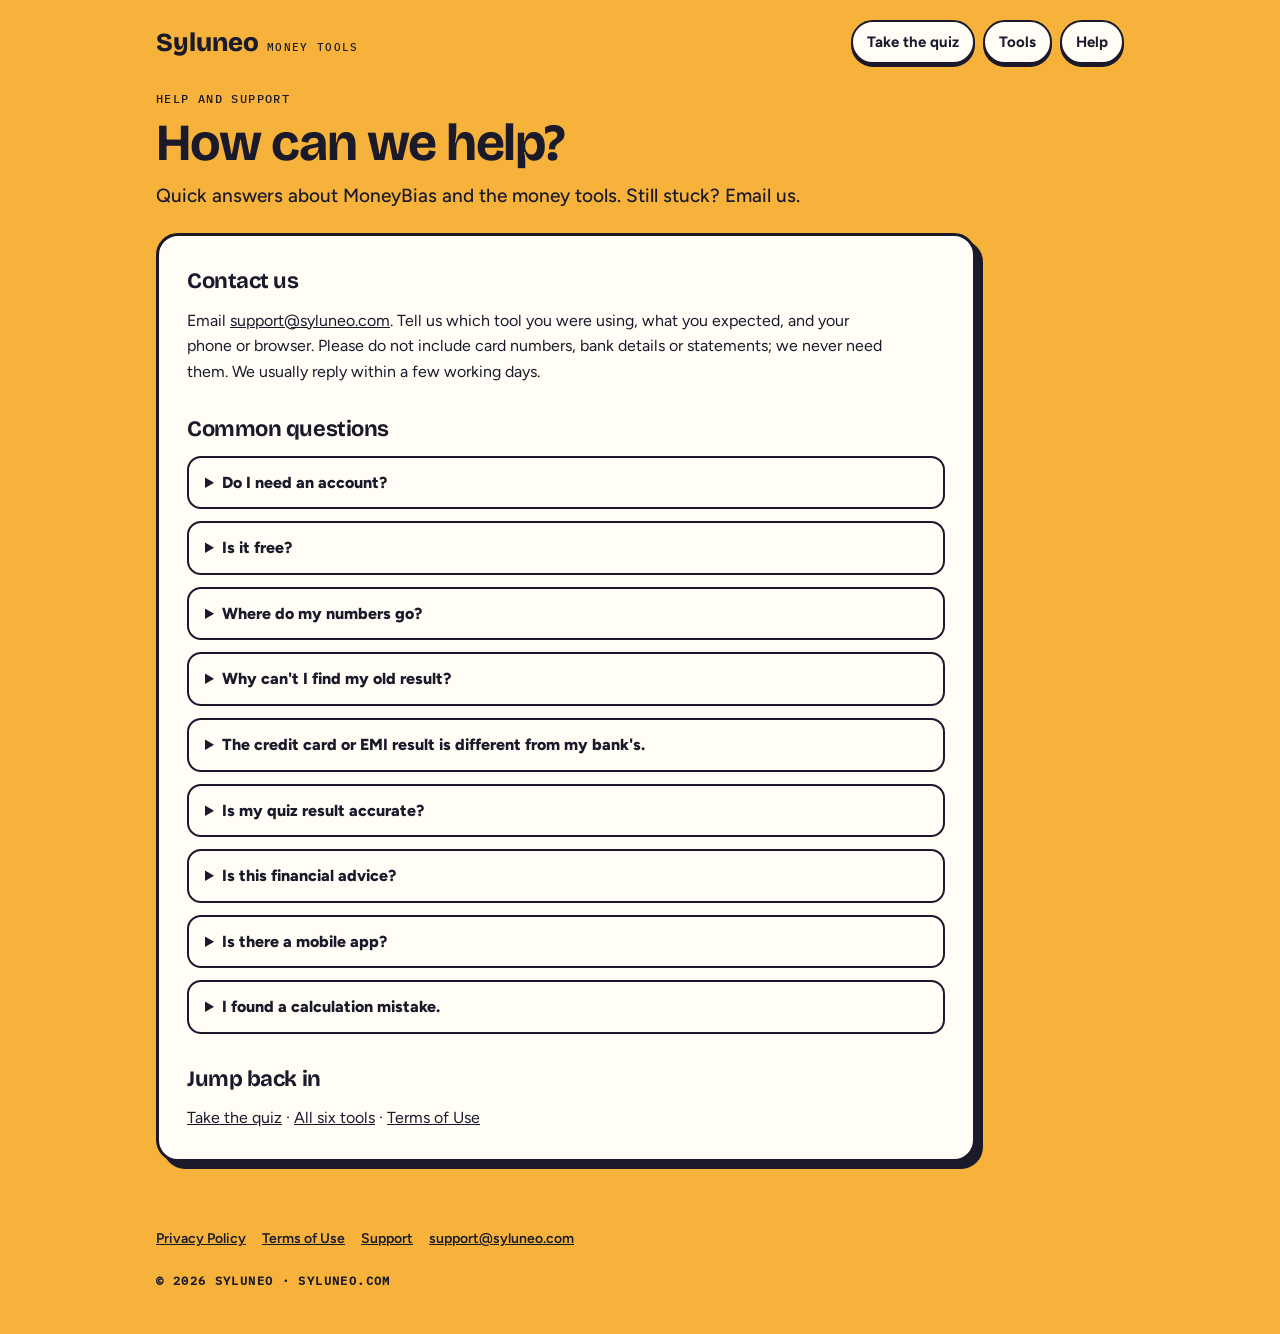
<file: support/index.html>
<!doctype html>
<html lang="en">
<head>
<meta charset="utf-8">
<meta name="viewport" content="width=device-width,initial-scale=1,viewport-fit=cover">
<title>Support · Syluneo</title>
<meta name="description" content="Help with MoneyBias and the Syluneo money tools, and how to contact us.">
<link rel="canonical" href="https://syluneo.com/support/">

<meta name="theme-color" content="#F6B23A">
<link rel="icon" href="/moneybias/favicon.svg" type="image/svg+xml">
<link rel="stylesheet" href="/moneybias/fonts.css">
<link rel="stylesheet" href="/assets/site.css">
<script data-goatcounter="https://syluneo.goatcounter.com/count" async src="/assets/count.js"></script>
</head>
<body>
<a class="skip" href="#main">Skip to content</a>
<div class="wrap">
  <header class="top">
    <a class="brand" href="/">Syluneo <small>money tools</small></a>
    <nav class="nav" aria-label="Main">
      <a href="/moneybias/">Take the quiz</a>
      <a href="/#tools">Tools</a>
      <a href="/support/">Help</a>
    </nav>
  </header>
  <main id="main" tabindex="-1" class="doc">
    <p class="tag">Help and support</p>
    <h1>How can we help?</h1>
    <p class="lede" style="margin-bottom:22px">Quick answers about MoneyBias and the money tools. Still stuck? Email us.</p>
    <div class="card">
      <h2>Contact us</h2>
      <p>Email <a href="mailto:support@syluneo.com?subject=Syluneo%20support">support@syluneo.com</a>. Tell us which tool you were using, what you expected, and your phone or browser. Please do not include card numbers, bank details or statements; we never need them. We usually reply within a few working days.</p>

      <h2>Common questions</h2>
      <div class="faq">
        <details><summary>Do I need an account?</summary><p>No. There is no sign-up or login anywhere on Syluneo. Open a tool and start.</p></details>
        <details><summary>Is it free?</summary><p>Yes. The quiz and all six tools are free, with no subscription, in-app purchases or ads.</p></details>
        <details><summary>Where do my numbers go?</summary><p>Nowhere. Your calculations happen in your browser, and we do not store your financial inputs. Refresh the page and they are gone. See the <a href="/privacy-policy.html">Privacy Policy</a> for details.</p></details>
        <details><summary>Why can't I find my old result?</summary><p>Because nothing is saved, results are not kept between visits. Download your result card or copy your share link if you want to keep it.</p></details>
        <details><summary>The credit card or EMI result is different from my bank's.</summary><p>Banks differ in how they calculate minimum due, interest, fees and rounding. Each tool shows its assumptions under “How this is calculated”. Try changing the minimum-due rule or rate to match your statement, and treat your bank's statement as the final word.</p></details>
        <details><summary>Is my quiz result accurate?</summary><p>The quiz is a fun self-reflection game based on behavioural-finance research, not a validated psychological test. Use it as a starting point for thinking about your habits.</p></details>
        <details><summary>Is this financial advice?</summary><p>No. The tools give estimates for learning and planning. Syluneo is not registered with SEBI as an investment adviser. Check important decisions with your bank or a qualified adviser.</p></details>
        <details><summary>Is there a mobile app?</summary><p>Not right now. Syluneo works in any phone browser. You can add it to your home screen from your browser's menu.</p></details>
        <details><summary>I found a calculation mistake.</summary><p>Thank you! Email the numbers you entered and the result you saw to <a href="mailto:support@syluneo.com?subject=Calculation%20issue">support@syluneo.com</a> and we will check it.</p></details>
      </div>

      <h2>Jump back in</h2>
      <p><a href="/moneybias/">Take the quiz</a> · <a href="/#tools">All six tools</a> · <a href="/terms.html">Terms of Use</a></p>
    </div>
  </main>
  <footer class="site">
    <nav aria-label="Legal and help">
      <a href="/privacy-policy.html">Privacy Policy</a>
      <a href="/terms.html">Terms of Use</a>
      <a href="/support/">Support</a>
      <a href="mailto:support@syluneo.com">support@syluneo.com</a>
    </nav>
    <span class="tag">© 2026 Syluneo · syluneo.com</span>
  </footer>
</div>
</body>
</html>
</file>
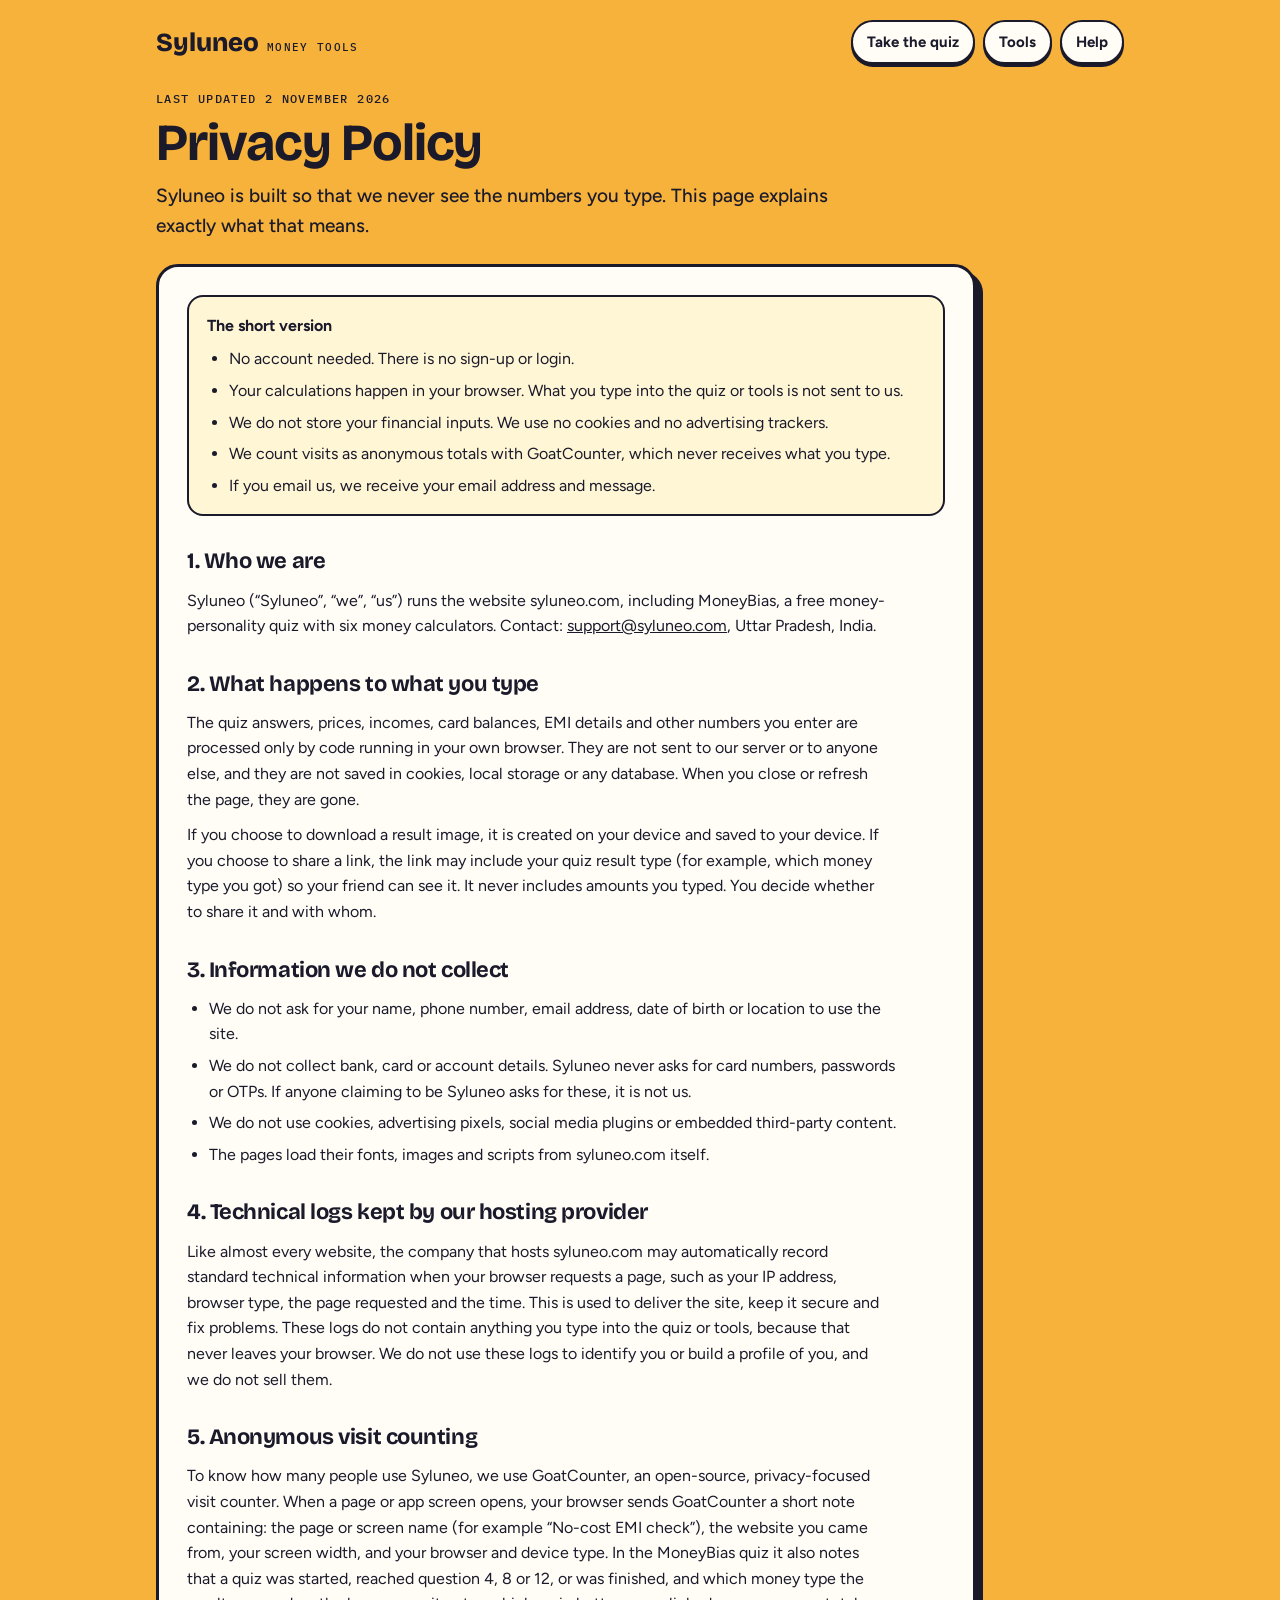
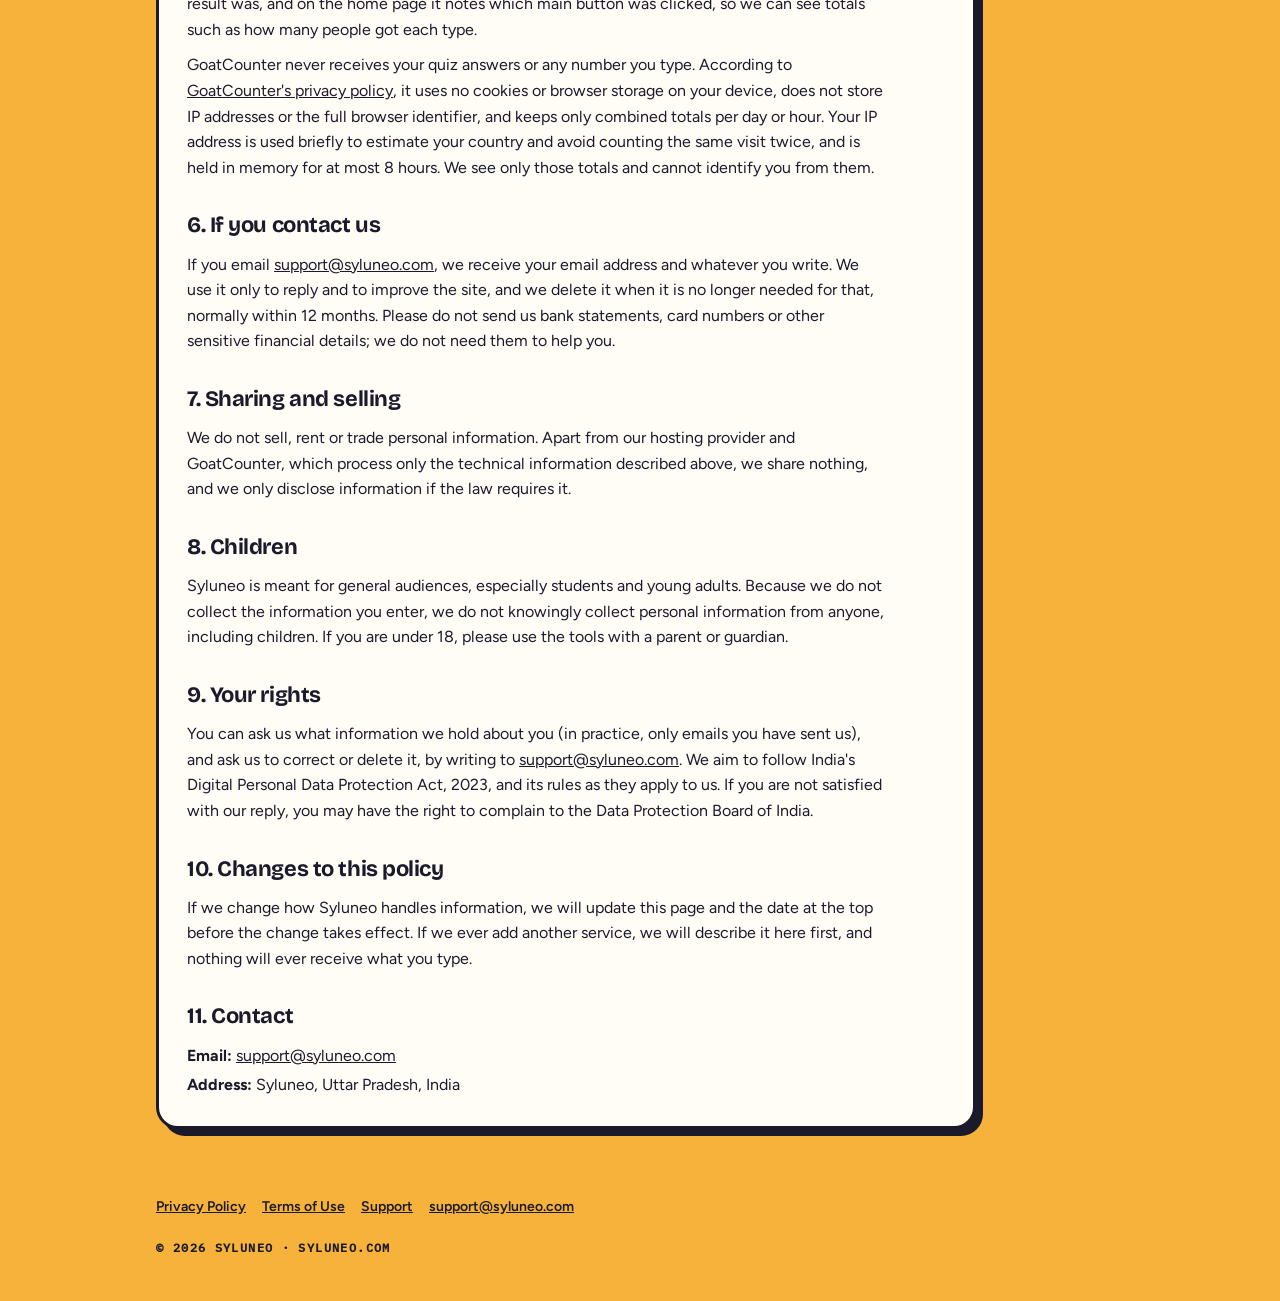
<file: privacy-policy.html>
<!doctype html>
<html lang="en">
<head>
<meta charset="utf-8">
<meta name="viewport" content="width=device-width,initial-scale=1,viewport-fit=cover">
<title>Privacy Policy · Syluneo</title>
<meta name="description" content="How Syluneo handles information: no accounts, no cookies, anonymous visit counts only, and your calculations stay in your browser.">
<link rel="canonical" href="https://syluneo.com/privacy-policy.html">

<meta name="theme-color" content="#F6B23A">
<link rel="icon" href="/moneybias/favicon.svg" type="image/svg+xml">
<link rel="stylesheet" href="/moneybias/fonts.css">
<link rel="stylesheet" href="/assets/site.css">
<script data-goatcounter="https://syluneo.goatcounter.com/count" async src="/assets/count.js"></script>
</head>
<body>
<a class="skip" href="#main">Skip to content</a>
<div class="wrap">
  <header class="top">
    <a class="brand" href="/">Syluneo <small>money tools</small></a>
    <nav class="nav" aria-label="Main">
      <a href="/moneybias/">Take the quiz</a>
      <a href="/#tools">Tools</a>
      <a href="/support/">Help</a>
    </nav>
  </header>
  <main id="main" tabindex="-1" class="doc">
    <p class="tag">Last updated 2 November 2026</p>
    <h1>Privacy Policy</h1>
    <p class="lede" style="margin-bottom:22px">Syluneo is built so that we never see the numbers you type. This page explains exactly what that means.</p>
    <div class="card">
      <div class="summary">
        <strong>The short version</strong>
        <ul>
          <li>No account needed. There is no sign-up or login.</li>
          <li>Your calculations happen in your browser. What you type into the quiz or tools is not sent to us.</li>
          <li>We do not store your financial inputs. We use no cookies and no advertising trackers.</li>
          <li>We count visits as anonymous totals with GoatCounter, which never receives what you type.</li>
          <li>If you email us, we receive your email address and message.</li>
        </ul>
      </div>

      <h2>1. Who we are</h2>
      <p>Syluneo (“Syluneo”, “we”, “us”) runs the website syluneo.com, including MoneyBias, a free money-personality quiz with six money calculators. Contact: <a href="mailto:support@syluneo.com">support@syluneo.com</a>, Uttar Pradesh, India.</p>

      <h2>2. What happens to what you type</h2>
      <p>The quiz answers, prices, incomes, card balances, EMI details and other numbers you enter are processed only by code running in your own browser. They are not sent to our server or to anyone else, and they are not saved in cookies, local storage or any database. When you close or refresh the page, they are gone.</p>
      <p>If you choose to download a result image, it is created on your device and saved to your device. If you choose to share a link, the link may include your quiz result type (for example, which money type you got) so your friend can see it. It never includes amounts you typed. You decide whether to share it and with whom.</p>

      <h2>3. Information we do not collect</h2>
      <ul>
        <li>We do not ask for your name, phone number, email address, date of birth or location to use the site.</li>
        <li>We do not collect bank, card or account details. Syluneo never asks for card numbers, passwords or OTPs. If anyone claiming to be Syluneo asks for these, it is not us.</li>
        <li>We do not use cookies, advertising pixels, social media plugins or embedded third-party content.</li>
        <li>The pages load their fonts, images and scripts from syluneo.com itself.</li>
      </ul>

      <h2>4. Technical logs kept by our hosting provider</h2>
      <p>Like almost every website, the company that hosts syluneo.com may automatically record standard technical information when your browser requests a page, such as your IP address, browser type, the page requested and the time. This is used to deliver the site, keep it secure and fix problems. These logs do not contain anything you type into the quiz or tools, because that never leaves your browser. We do not use these logs to identify you or build a profile of you, and we do not sell them.</p>

      <h2>5. Anonymous visit counting</h2>
      <p>To know how many people use Syluneo, we use GoatCounter, an open-source, privacy-focused visit counter. When a page or app screen opens, your browser sends GoatCounter a short note containing: the page or screen name (for example “No-cost EMI check”), the website you came from, your screen width, and your browser and device type. In the MoneyBias quiz it also notes that a quiz was started, reached question 4, 8 or 12, or was finished, and which money type the result was, and on the home page it notes which main button was clicked, so we can see totals such as how many people got each type.</p>
      <p>GoatCounter never receives your quiz answers or any number you type. According to <a href="https://goatcounter.com/privacy">GoatCounter's privacy policy</a>, it uses no cookies or browser storage on your device, does not store IP addresses or the full browser identifier, and keeps only combined totals per day or hour. Your IP address is used briefly to estimate your country and avoid counting the same visit twice, and is held in memory for at most 8 hours. We see only those totals and cannot identify you from them.</p>

      <h2>6. If you contact us</h2>
      <p>If you email <a href="mailto:support@syluneo.com">support@syluneo.com</a>, we receive your email address and whatever you write. We use it only to reply and to improve the site, and we delete it when it is no longer needed for that, normally within 12 months. Please do not send us bank statements, card numbers or other sensitive financial details; we do not need them to help you.</p>

      <h2>7. Sharing and selling</h2>
      <p>We do not sell, rent or trade personal information. Apart from our hosting provider and GoatCounter, which process only the technical information described above, we share nothing, and we only disclose information if the law requires it.</p>

      <h2>8. Children</h2>
      <p>Syluneo is meant for general audiences, especially students and young adults. Because we do not collect the information you enter, we do not knowingly collect personal information from anyone, including children. If you are under 18, please use the tools with a parent or guardian.</p>

      <h2>9. Your rights</h2>
      <p>You can ask us what information we hold about you (in practice, only emails you have sent us), and ask us to correct or delete it, by writing to <a href="mailto:support@syluneo.com">support@syluneo.com</a>. We aim to follow India's Digital Personal Data Protection Act, 2023, and its rules as they apply to us. If you are not satisfied with our reply, you may have the right to complain to the Data Protection Board of India.</p>

      <h2>10. Changes to this policy</h2>
      <p>If we change how Syluneo handles information, we will update this page and the date at the top before the change takes effect. If we ever add another service, we will describe it here first, and nothing will ever receive what you type.</p>

      <h2>11. Contact</h2>
      <div class="contact-box">
        <span><strong>Email:</strong> <a href="mailto:support@syluneo.com">support@syluneo.com</a></span>
        <span><strong>Address:</strong> Syluneo, Uttar Pradesh, India</span>
      </div>
    </div>
  </main>
  <footer class="site">
    <nav aria-label="Legal and help">
      <a href="/privacy-policy.html">Privacy Policy</a>
      <a href="/terms.html">Terms of Use</a>
      <a href="/support/">Support</a>
      <a href="mailto:support@syluneo.com">support@syluneo.com</a>
    </nav>
    <span class="tag">© 2026 Syluneo · syluneo.com</span>
  </footer>
</div>
</body>
</html>
</file>
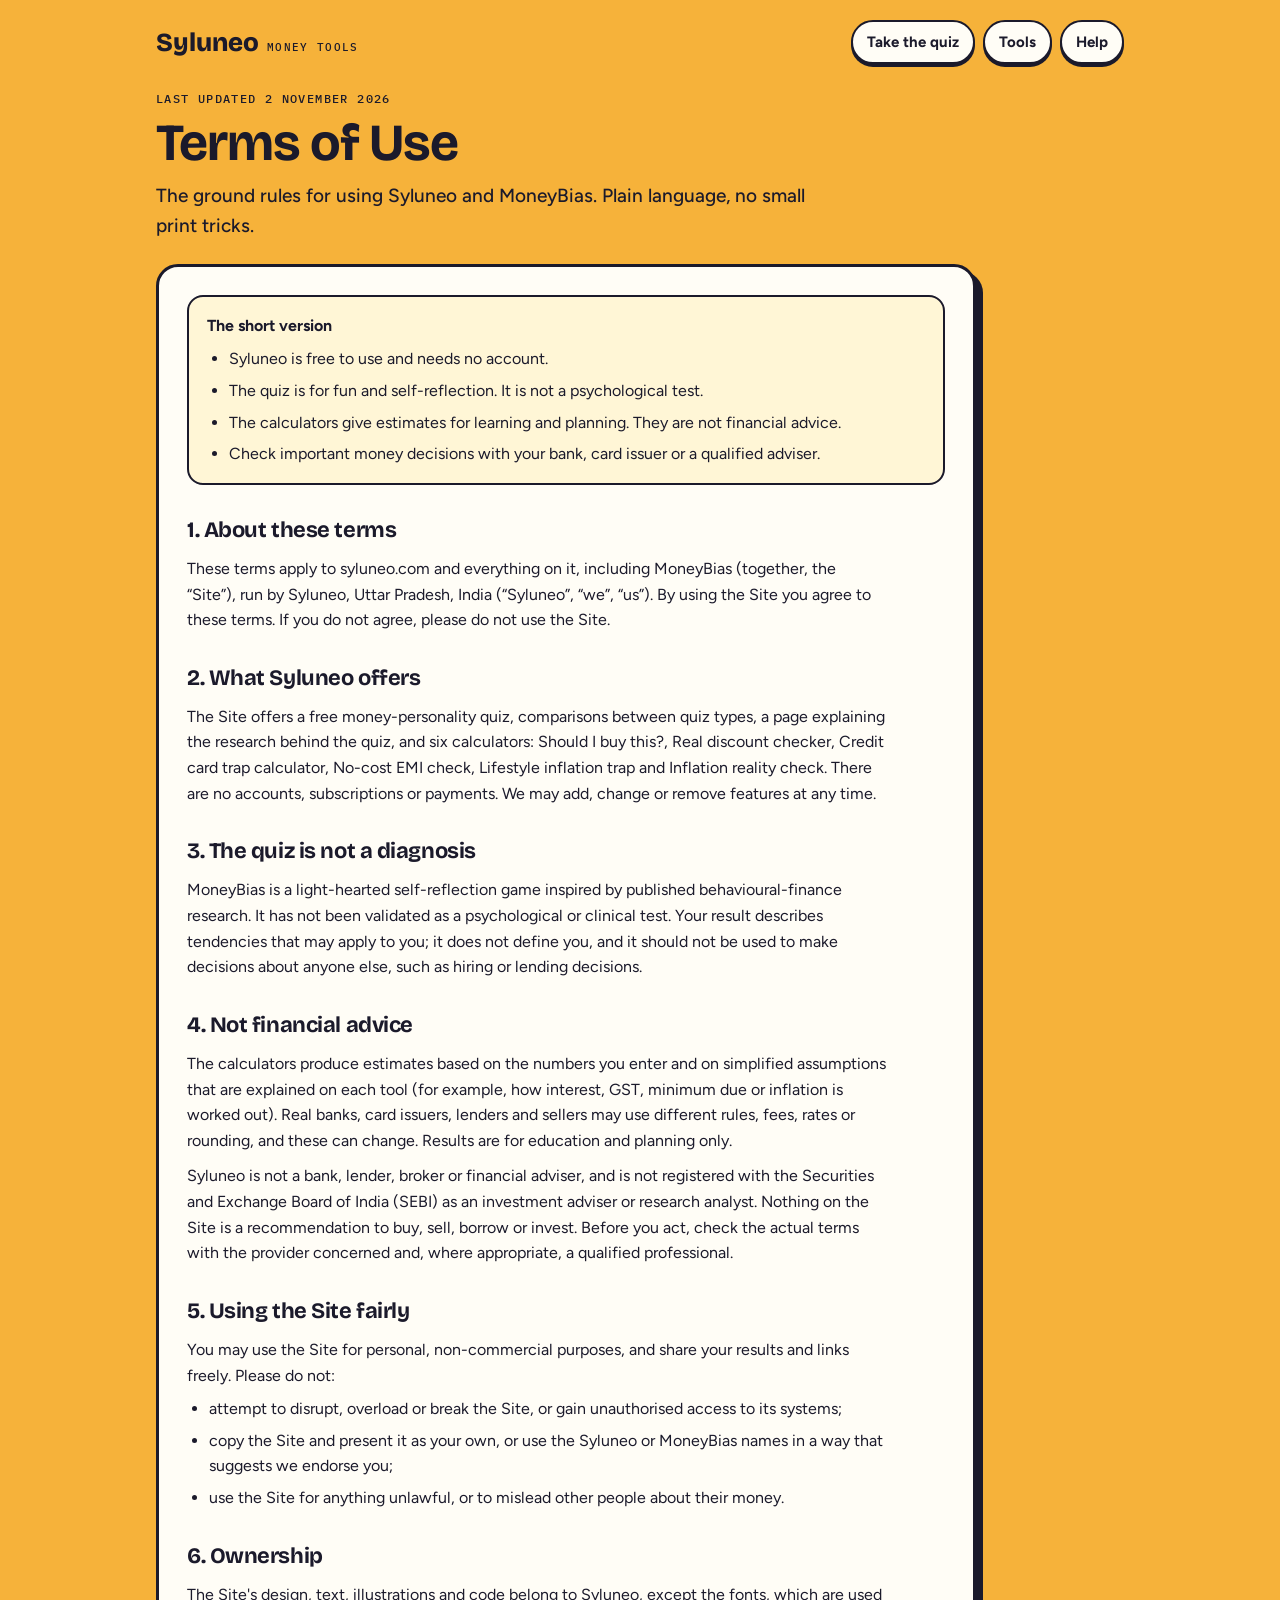
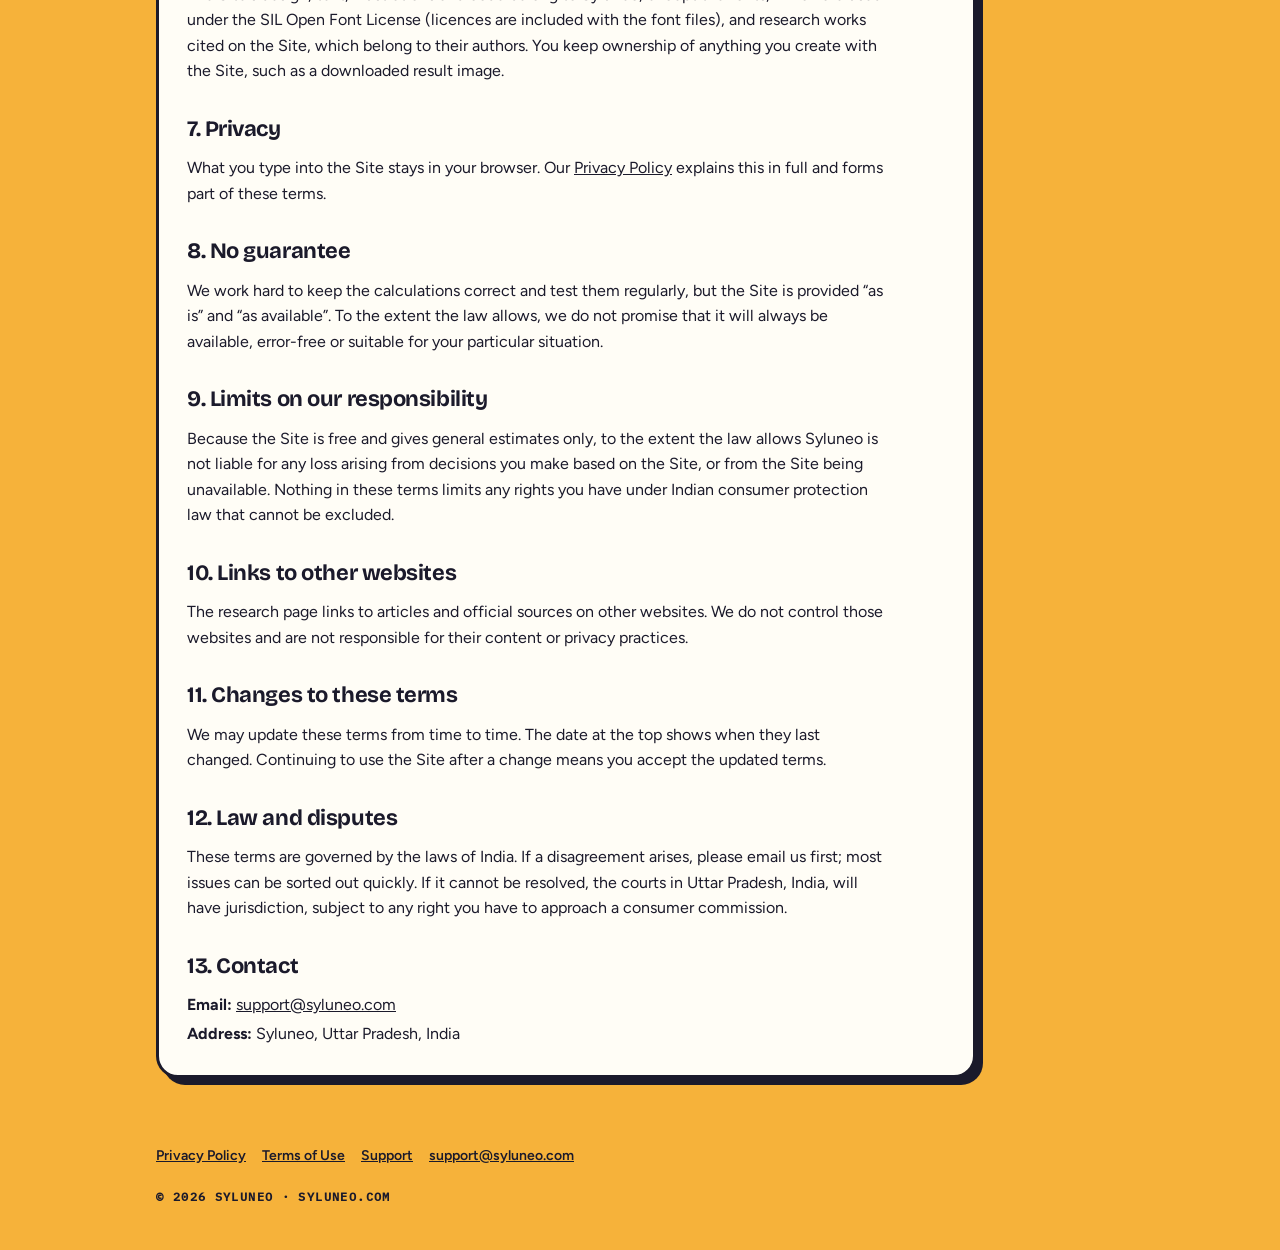
<file: terms.html>
<!doctype html>
<html lang="en">
<head>
<meta charset="utf-8">
<meta name="viewport" content="width=device-width,initial-scale=1,viewport-fit=cover">
<title>Terms of Use · Syluneo</title>
<meta name="description" content="Terms for using Syluneo and MoneyBias: free educational money tools, not financial advice.">
<link rel="canonical" href="https://syluneo.com/terms.html">

<meta name="theme-color" content="#F6B23A">
<link rel="icon" href="/moneybias/favicon.svg" type="image/svg+xml">
<link rel="stylesheet" href="/moneybias/fonts.css">
<link rel="stylesheet" href="/assets/site.css">
<script data-goatcounter="https://syluneo.goatcounter.com/count" async src="/assets/count.js"></script>
</head>
<body>
<a class="skip" href="#main">Skip to content</a>
<div class="wrap">
  <header class="top">
    <a class="brand" href="/">Syluneo <small>money tools</small></a>
    <nav class="nav" aria-label="Main">
      <a href="/moneybias/">Take the quiz</a>
      <a href="/#tools">Tools</a>
      <a href="/support/">Help</a>
    </nav>
  </header>
  <main id="main" tabindex="-1" class="doc">
    <p class="tag">Last updated 2 November 2026</p>
    <h1>Terms of Use</h1>
    <p class="lede" style="margin-bottom:22px">The ground rules for using Syluneo and MoneyBias. Plain language, no small print tricks.</p>
    <div class="card">
      <div class="summary">
        <strong>The short version</strong>
        <ul>
          <li>Syluneo is free to use and needs no account.</li>
          <li>The quiz is for fun and self-reflection. It is not a psychological test.</li>
          <li>The calculators give estimates for learning and planning. They are not financial advice.</li>
          <li>Check important money decisions with your bank, card issuer or a qualified adviser.</li>
        </ul>
      </div>

      <h2>1. About these terms</h2>
      <p>These terms apply to syluneo.com and everything on it, including MoneyBias (together, the “Site”), run by Syluneo, Uttar Pradesh, India (“Syluneo”, “we”, “us”). By using the Site you agree to these terms. If you do not agree, please do not use the Site.</p>

      <h2>2. What Syluneo offers</h2>
      <p>The Site offers a free money-personality quiz, comparisons between quiz types, a page explaining the research behind the quiz, and six calculators: Should I buy this?, Real discount checker, Credit card trap calculator, No-cost EMI check, Lifestyle inflation trap and Inflation reality check. There are no accounts, subscriptions or payments. We may add, change or remove features at any time.</p>

      <h2>3. The quiz is not a diagnosis</h2>
      <p>MoneyBias is a light-hearted self-reflection game inspired by published behavioural-finance research. It has not been validated as a psychological or clinical test. Your result describes tendencies that may apply to you; it does not define you, and it should not be used to make decisions about anyone else, such as hiring or lending decisions.</p>

      <h2>4. Not financial advice</h2>
      <p>The calculators produce estimates based on the numbers you enter and on simplified assumptions that are explained on each tool (for example, how interest, GST, minimum due or inflation is worked out). Real banks, card issuers, lenders and sellers may use different rules, fees, rates or rounding, and these can change. Results are for education and planning only.</p>
      <p>Syluneo is not a bank, lender, broker or financial adviser, and is not registered with the Securities and Exchange Board of India (SEBI) as an investment adviser or research analyst. Nothing on the Site is a recommendation to buy, sell, borrow or invest. Before you act, check the actual terms with the provider concerned and, where appropriate, a qualified professional.</p>

      <h2>5. Using the Site fairly</h2>
      <p>You may use the Site for personal, non-commercial purposes, and share your results and links freely. Please do not:</p>
      <ul>
        <li>attempt to disrupt, overload or break the Site, or gain unauthorised access to its systems;</li>
        <li>copy the Site and present it as your own, or use the Syluneo or MoneyBias names in a way that suggests we endorse you;</li>
        <li>use the Site for anything unlawful, or to mislead other people about their money.</li>
      </ul>

      <h2>6. Ownership</h2>
      <p>The Site's design, text, illustrations and code belong to Syluneo, except the fonts, which are used under the SIL Open Font License (licences are included with the font files), and research works cited on the Site, which belong to their authors. You keep ownership of anything you create with the Site, such as a downloaded result image.</p>

      <h2>7. Privacy</h2>
      <p>What you type into the Site stays in your browser. Our <a href="/privacy-policy.html">Privacy Policy</a> explains this in full and forms part of these terms.</p>

      <h2>8. No guarantee</h2>
      <p>We work hard to keep the calculations correct and test them regularly, but the Site is provided “as is” and “as available”. To the extent the law allows, we do not promise that it will always be available, error-free or suitable for your particular situation.</p>

      <h2>9. Limits on our responsibility</h2>
      <p>Because the Site is free and gives general estimates only, to the extent the law allows Syluneo is not liable for any loss arising from decisions you make based on the Site, or from the Site being unavailable. Nothing in these terms limits any rights you have under Indian consumer protection law that cannot be excluded.</p>

      <h2>10. Links to other websites</h2>
      <p>The research page links to articles and official sources on other websites. We do not control those websites and are not responsible for their content or privacy practices.</p>

      <h2>11. Changes to these terms</h2>
      <p>We may update these terms from time to time. The date at the top shows when they last changed. Continuing to use the Site after a change means you accept the updated terms.</p>

      <h2>12. Law and disputes</h2>
      <p>These terms are governed by the laws of India. If a disagreement arises, please email us first; most issues can be sorted out quickly. If it cannot be resolved, the courts in Uttar Pradesh, India, will have jurisdiction, subject to any right you have to approach a consumer commission.</p>

      <h2>13. Contact</h2>
      <div class="contact-box">
        <span><strong>Email:</strong> <a href="mailto:support@syluneo.com">support@syluneo.com</a></span>
        <span><strong>Address:</strong> Syluneo, Uttar Pradesh, India</span>
      </div>
    </div>
  </main>
  <footer class="site">
    <nav aria-label="Legal and help">
      <a href="/privacy-policy.html">Privacy Policy</a>
      <a href="/terms.html">Terms of Use</a>
      <a href="/support/">Support</a>
      <a href="mailto:support@syluneo.com">support@syluneo.com</a>
    </nav>
    <span class="tag">© 2026 Syluneo · syluneo.com</span>
  </footer>
</div>
</body>
</html>
</file>
<file: moneybias/fonts.css>
@font-face{font-family:'Bricolage Grotesque';font-style:normal;font-weight:200 800;font-display:swap;src:url(fonts/bricolage-grotesque-latin-opsz-normal.woff2) format('woff2');unicode-range:U+0000-00FF,U+0131,U+0152-0153,U+02BB-02BC,U+02C6,U+02DA,U+02DC,U+0304,U+0308,U+0329,U+2000-206F,U+20AC,U+2122,U+2191,U+2193,U+2212,U+2215,U+FEFF,U+FFFD}
@font-face{font-family:'Figtree';font-style:normal;font-weight:400;font-display:swap;src:url(fonts/figtree-latin-400-normal.woff2) format('woff2');unicode-range:U+0000-00FF,U+0131,U+0152-0153,U+02BB-02BC,U+02C6,U+02DA,U+02DC,U+0304,U+0308,U+0329,U+2000-206F,U+20AC,U+2122,U+2191,U+2193,U+2212,U+2215,U+FEFF,U+FFFD}
@font-face{font-family:'Figtree';font-style:normal;font-weight:500;font-display:swap;src:url(fonts/figtree-latin-500-normal.woff2) format('woff2');unicode-range:U+0000-00FF,U+0131,U+0152-0153,U+02BB-02BC,U+02C6,U+02DA,U+02DC,U+0304,U+0308,U+0329,U+2000-206F,U+20AC,U+2122,U+2191,U+2193,U+2212,U+2215,U+FEFF,U+FFFD}
@font-face{font-family:'Figtree';font-style:normal;font-weight:600;font-display:swap;src:url(fonts/figtree-latin-600-normal.woff2) format('woff2');unicode-range:U+0000-00FF,U+0131,U+0152-0153,U+02BB-02BC,U+02C6,U+02DA,U+02DC,U+0304,U+0308,U+0329,U+2000-206F,U+20AC,U+2122,U+2191,U+2193,U+2212,U+2215,U+FEFF,U+FFFD}
@font-face{font-family:'Figtree';font-style:normal;font-weight:700;font-display:swap;src:url(fonts/figtree-latin-700-normal.woff2) format('woff2');unicode-range:U+0000-00FF,U+0131,U+0152-0153,U+02BB-02BC,U+02C6,U+02DA,U+02DC,U+0304,U+0308,U+0329,U+2000-206F,U+20AC,U+2122,U+2191,U+2193,U+2212,U+2215,U+FEFF,U+FFFD}
@font-face{font-family:'Figtree';font-style:normal;font-weight:800;font-display:swap;src:url(fonts/figtree-latin-800-normal.woff2) format('woff2');unicode-range:U+0000-00FF,U+0131,U+0152-0153,U+02BB-02BC,U+02C6,U+02DA,U+02DC,U+0304,U+0308,U+0329,U+2000-206F,U+20AC,U+2122,U+2191,U+2193,U+2212,U+2215,U+FEFF,U+FFFD}
@font-face{font-family:'IBM Plex Mono';font-style:normal;font-weight:500;font-display:swap;src:url(fonts/ibm-plex-mono-latin-500-normal.woff2) format('woff2');unicode-range:U+0000-00FF,U+0131,U+0152-0153,U+02BB-02BC,U+02C6,U+02DA,U+02DC,U+0304,U+0308,U+0329,U+2000-206F,U+20AC,U+2122,U+2191,U+2193,U+2212,U+2215,U+FEFF,U+FFFD}
@font-face{font-family:'Bricolage Grotesque';font-style:normal;font-weight:200 800;font-display:swap;src:url(fonts/bricolage-grotesque-latin-ext-opsz-normal.woff2) format('woff2');unicode-range:U+0100-02BA,U+02BD-02C5,U+02C7-02CC,U+02CE-02D7,U+02DD-02FF,U+0304,U+0308,U+0329,U+1D00-1DBF,U+1E00-1E9F,U+1EF2-1EFF,U+2020,U+20A0-20AB,U+20AD-20C0,U+2113,U+2C60-2C7F,U+A720-A7FF}
@font-face{font-family:'Figtree';font-style:normal;font-weight:400;font-display:swap;src:url(fonts/figtree-latin-ext-400-normal.woff2) format('woff2');unicode-range:U+0100-02BA,U+02BD-02C5,U+02C7-02CC,U+02CE-02D7,U+02DD-02FF,U+0304,U+0308,U+0329,U+1D00-1DBF,U+1E00-1E9F,U+1EF2-1EFF,U+2020,U+20A0-20AB,U+20AD-20C0,U+2113,U+2C60-2C7F,U+A720-A7FF}
@font-face{font-family:'Figtree';font-style:normal;font-weight:500;font-display:swap;src:url(fonts/figtree-latin-ext-500-normal.woff2) format('woff2');unicode-range:U+0100-02BA,U+02BD-02C5,U+02C7-02CC,U+02CE-02D7,U+02DD-02FF,U+0304,U+0308,U+0329,U+1D00-1DBF,U+1E00-1E9F,U+1EF2-1EFF,U+2020,U+20A0-20AB,U+20AD-20C0,U+2113,U+2C60-2C7F,U+A720-A7FF}
@font-face{font-family:'Figtree';font-style:normal;font-weight:600;font-display:swap;src:url(fonts/figtree-latin-ext-600-normal.woff2) format('woff2');unicode-range:U+0100-02BA,U+02BD-02C5,U+02C7-02CC,U+02CE-02D7,U+02DD-02FF,U+0304,U+0308,U+0329,U+1D00-1DBF,U+1E00-1E9F,U+1EF2-1EFF,U+2020,U+20A0-20AB,U+20AD-20C0,U+2113,U+2C60-2C7F,U+A720-A7FF}
@font-face{font-family:'Figtree';font-style:normal;font-weight:700;font-display:swap;src:url(fonts/figtree-latin-ext-700-normal.woff2) format('woff2');unicode-range:U+0100-02BA,U+02BD-02C5,U+02C7-02CC,U+02CE-02D7,U+02DD-02FF,U+0304,U+0308,U+0329,U+1D00-1DBF,U+1E00-1E9F,U+1EF2-1EFF,U+2020,U+20A0-20AB,U+20AD-20C0,U+2113,U+2C60-2C7F,U+A720-A7FF}
@font-face{font-family:'Figtree';font-style:normal;font-weight:800;font-display:swap;src:url(fonts/figtree-latin-ext-800-normal.woff2) format('woff2');unicode-range:U+0100-02BA,U+02BD-02C5,U+02C7-02CC,U+02CE-02D7,U+02DD-02FF,U+0304,U+0308,U+0329,U+1D00-1DBF,U+1E00-1E9F,U+1EF2-1EFF,U+2020,U+20A0-20AB,U+20AD-20C0,U+2113,U+2C60-2C7F,U+A720-A7FF}
@font-face{font-family:'IBM Plex Mono';font-style:normal;font-weight:500;font-display:swap;src:url(fonts/ibm-plex-mono-latin-ext-500-normal.woff2) format('woff2');unicode-range:U+0100-02BA,U+02BD-02C5,U+02C7-02CC,U+02CE-02D7,U+02DD-02FF,U+0304,U+0308,U+0329,U+1D00-1DBF,U+1E00-1E9F,U+1EF2-1EFF,U+2020,U+20A0-20AB,U+20AD-20C0,U+2113,U+2C60-2C7F,U+A720-A7FF}
</file>
<file: assets/site.css>
/* Syluneo site pages: same visual language as MoneyBias (marigold/purple stage, cream cards, ink borders, offset shadows) */
:root{
  --stage:#F6B23A; --purple:#4B3FB0; --ink:#1B1A2B; --paper:#FFFDF6; --muted:#5B5870; --soft:#EFEBE0; --pick:#FFD84D;
  --display:"Bricolage Grotesque","Trebuchet MS",system-ui,sans-serif;
  --body:"Figtree",system-ui,-apple-system,"Segoe UI",Roboto,sans-serif;
  --mono:"IBM Plex Mono",ui-monospace,Menlo,Consolas,monospace;
  color-scheme:light;
  padding-top:env(safe-area-inset-top,0px); padding-bottom:env(safe-area-inset-bottom,0px);
}
*{box-sizing:border-box}
html,body{margin:0}
body{background:var(--stage);color:var(--ink);font:16px/1.6 var(--body)}
body.purple{background:var(--purple);color:#FFFFFF}
a{color:inherit}
img{max-width:100%}
.wrap{max-width:1000px;margin:0 auto;padding-left:max(16px,env(safe-area-inset-left,0px));padding-right:max(16px,env(safe-area-inset-right,0px));padding-block:20px 44px}
.skip{position:absolute;left:12px;top:-60px;z-index:50;background:var(--paper);color:var(--ink);border:2.5px solid var(--ink);border-radius:10px;padding:10px 14px;font-weight:800;text-decoration:none}
.skip:focus{top:12px}
main:focus{outline:none}
h1,h2,h3{font-family:var(--display);letter-spacing:-.02em;text-wrap:balance;margin:0}
p{margin:0}

/* header */
.top{display:flex;justify-content:space-between;align-items:center;gap:12px;flex-wrap:wrap;padding-bottom:26px}
.brand{font:800 26px var(--display);text-decoration:none;display:inline-flex;align-items:baseline;gap:8px}
.brand small{font:500 11px var(--mono);letter-spacing:.12em;text-transform:uppercase}
.nav{display:flex;gap:8px;flex-wrap:wrap}
.nav a{display:inline-flex;align-items:center;min-height:44px;padding:8px 14px;border-radius:999px;border:2.5px solid var(--ink);background:var(--paper);color:var(--ink);font:700 15px var(--body);text-decoration:none;box-shadow:0 3px 0 var(--ink)}
.nav a:hover{background:var(--pick)}

/* type helpers */
.tag{font-family:var(--mono);font-size:11.5px;letter-spacing:.12em;text-transform:uppercase}
.lede{font-size:19px;font-weight:500;max-width:56ch}
.fine{font-size:14px;color:var(--muted)}

/* cards and buttons */
.card{background:var(--paper);color:var(--ink);border:3px solid var(--ink);border-radius:22px;box-shadow:7px 7px 0 var(--ink);padding:24px}
.btn{display:inline-flex;align-items:center;justify-content:center;min-height:52px;font:800 17px/1 var(--body);border-radius:16px;padding:16px 24px;border:3px solid var(--ink);background:var(--paper);color:var(--ink);text-decoration:none;box-shadow:0 6px 0 var(--ink);transition:transform .08s ease,box-shadow .08s ease}
.btn:hover{transform:translateY(-2px);box-shadow:0 8px 0 var(--ink)}
.btn.primary{background:var(--ink);color:var(--paper);box-shadow:0 6px 0 rgba(0,0,0,.35)}
a:focus-visible,.btn:focus-visible{outline:3px solid var(--ink);outline-offset:3px}
body.purple a:focus-visible{outline-color:#FFFFFF}

/* home */
.hero{display:grid;grid-template-columns:1.15fr .85fr;gap:36px;align-items:center;margin-top:10px}
.hero h1{font-weight:800;font-size:clamp(42px,7.4vw,76px);line-height:.98;margin:10px 0 16px}
.hero h1 em{font-style:normal;background:var(--paper);padding:0 .14em;border-radius:12px;border:3px solid var(--ink);display:inline-block;transform:rotate(-2deg);box-shadow:5px 5px 0 var(--ink)}
.cta-row{display:flex;flex-wrap:wrap;gap:14px;margin-top:22px}
.stickers{display:flex;flex-wrap:wrap;gap:8px;margin-top:18px}
.sticker{background:var(--paper);border:2.5px solid var(--ink);border-radius:999px;padding:6px 12px;font-weight:700;font-size:14px;box-shadow:3px 3px 0 var(--ink)}
.hero-art{display:grid;gap:14px}
.mini-note{border:3px solid var(--ink);border-radius:18px;box-shadow:6px 6px 0 var(--ink);padding:18px 20px;color:#FFFFFF;background-image:repeating-radial-gradient(circle at 88% 35%,rgba(255,255,255,.14) 0 1.2px,transparent 1.2px 10px)}
.mini-note:nth-child(1){background-color:#68725F;transform:rotate(-2deg)}
.mini-note:nth-child(2){background-color:#A8306F;transform:rotate(1.5deg)}
.mini-note:nth-child(3){background-color:#E2A824;color:#2A2008;transform:rotate(-1deg)}
.mini-note b{display:block;font:800 26px var(--display)}
.mini-note span{font-weight:700;font-size:14px}
.section{margin-top:64px}
.section > h2{font-size:clamp(28px,4.4vw,38px)}
.section > .sub{margin-top:6px;font-weight:500;max-width:60ch}
.cats{display:flex;flex-direction:column;gap:30px;margin-top:24px}
.cat h3{font-size:22px;margin-bottom:12px}
.grid2{display:grid;grid-template-columns:repeat(2,minmax(0,1fr));gap:22px}
.grid3{display:grid;grid-template-columns:repeat(3,minmax(0,1fr));gap:22px}
.tool{display:flex;flex-direction:column;gap:8px;text-decoration:none;height:100%;transition:transform .12s ease,box-shadow .12s ease}
.tool:hover{transform:translate(-2px,-2px);box-shadow:9px 9px 0 var(--ink)}
.tool .emo{font-size:38px;line-height:1}
.tool h3,.tool h4{font:800 22px var(--display);margin:0}
.tool p{color:var(--muted)}
.tool .go{margin-top:auto;font-weight:800;padding-top:6px}
.promise{display:flex;gap:16px;align-items:flex-start}
.promise .emo{font-size:36px;line-height:1}
.promise ul{margin:10px 0 0;padding-left:20px;display:flex;flex-direction:column;gap:6px}
.soon{border-style:dashed;box-shadow:none}

.steps{list-style:none;margin:22px 0 0;padding:0;display:grid;grid-template-columns:repeat(3,minmax(0,1fr));gap:22px;counter-reset:none}
.step{position:relative;padding-top:30px}
.step .num{position:absolute;top:-18px;left:20px;width:44px;height:44px;border-radius:50%;background:var(--pick);border:3px solid var(--ink);box-shadow:3px 3px 0 var(--ink);display:grid;place-items:center;font:800 20px var(--display)}
.step h3{font-size:21px;margin-bottom:6px}
.step p{color:var(--muted)}
.home-faq details{box-shadow:4px 4px 0 var(--ink)}
.home-faq summary{min-height:28px}
.final{background:var(--ink);color:var(--paper);border:3px solid var(--ink);border-radius:26px;box-shadow:8px 8px 0 rgba(27,26,43,.45);padding:40px 28px;text-align:center;display:flex;flex-direction:column;align-items:center;gap:14px}
.final h2{font-size:clamp(28px,4.6vw,42px);max-width:22ch}
.final p{font-weight:500;max-width:46ch;opacity:.9}
.final .btn{margin-top:6px;background:var(--pick);box-shadow:0 6px 0 #000}
.final a:focus-visible{outline-color:var(--paper)}

.qgrid{display:grid;grid-template-columns:repeat(3,minmax(0,1fr));gap:20px;margin-top:22px}
.q{display:flex;flex-direction:column;gap:6px;text-decoration:none;padding:22px;transition:transform .12s ease,box-shadow .12s ease}
.q:hover{transform:translate(-2px,-2px);box-shadow:9px 9px 0 var(--ink)}
.q .emo{font-size:34px;line-height:1}
.q h3{font-size:21px;line-height:1.15;margin-top:4px}
.q p{color:var(--muted);font-weight:500}
.also{margin-top:20px;font-weight:600}
.mini-note b{font-size:24px;line-height:1.15}

.shock{margin-top:56px;background:var(--ink);color:var(--paper);border:3px solid var(--ink);border-radius:26px;box-shadow:8px 8px 0 rgba(27,26,43,.4);padding:30px 28px;display:flex;flex-direction:column;align-items:flex-start;gap:12px}
.shock .tag{color:var(--pick)}
.shock h2{font-size:clamp(24px,3.6vw,34px);line-height:1.2;max-width:30ch}
.shock h2 .big{display:block;margin-top:6px;font-size:clamp(34px,6vw,54px);line-height:1.05;color:var(--pick)}
.shock-sub{font-weight:500;opacity:.9;max-width:52ch}
.shock .btn{margin-top:8px;background:var(--pick);box-shadow:0 6px 0 #000}
.shock a:focus-visible{outline-color:var(--paper)}

/* documents (privacy, terms, support) */
.doc{max-width:820px}
.doc h1{font-size:clamp(34px,6vw,52px);line-height:1.05;margin:8px 0 10px}
.doc .card{padding:28px}
.doc .card h2{font-size:22px;margin:28px 0 8px}
.doc .card h2:first-child{margin-top:0}
.doc .card p,.doc .card li{max-width:70ch}
.doc .card p + p{margin-top:10px}
.doc .card ul{margin:8px 0 0;padding-left:22px;display:flex;flex-direction:column;gap:6px}
.summary{background:#FFF6D6;border:2.5px solid var(--ink);border-radius:16px;padding:16px 18px;margin-bottom:22px}
.summary ul{margin-top:6px}
.contact-box{display:grid;gap:4px;margin-top:8px}
.faq{display:flex;flex-direction:column;gap:12px;margin-top:8px}
.faq details{border:2.5px solid var(--ink);border-radius:14px;padding:12px 16px;background:var(--paper)}
.faq summary{cursor:pointer;font-weight:800}
.faq details p{margin-top:8px}

/* footer */
footer.site{margin-top:56px;display:flex;flex-direction:column;gap:10px;font-size:14px;font-weight:600}
footer.site nav{display:flex;flex-wrap:wrap;gap:6px 16px}
footer.site nav a{display:inline-flex;align-items:center;min-height:44px}

@media (max-width:820px){
  .hero{grid-template-columns:1fr}
  .hero-art{display:none}
  .shock{margin-top:36px}
  .grid3{grid-template-columns:1fr}
  .steps{grid-template-columns:1fr;gap:30px}
  .qgrid{grid-template-columns:repeat(2,minmax(0,1fr));gap:14px}
}
@media (max-width:420px){
  .steps{gap:14px;margin-top:16px}
  .step{padding:14px 16px 14px 70px;min-height:0;box-shadow:5px 5px 0 var(--ink)}
  .step .num{top:50%;left:14px;transform:translateY(-50%);width:40px;height:40px;font-size:18px}
  .step h3{font-size:18px;margin-bottom:2px}
  .step p{font-size:14px}
  .q{padding:16px}
  .q .emo{font-size:28px}
  .q h3{font-size:17px}
  .q p{font-size:14px}
}
@media (max-width:640px){
  .grid2{grid-template-columns:1fr}
  .section{margin-top:48px}
  .doc .card{padding:20px}
}
@media (prefers-reduced-motion:reduce){*{transition:none!important;animation:none!important}}
</file>
